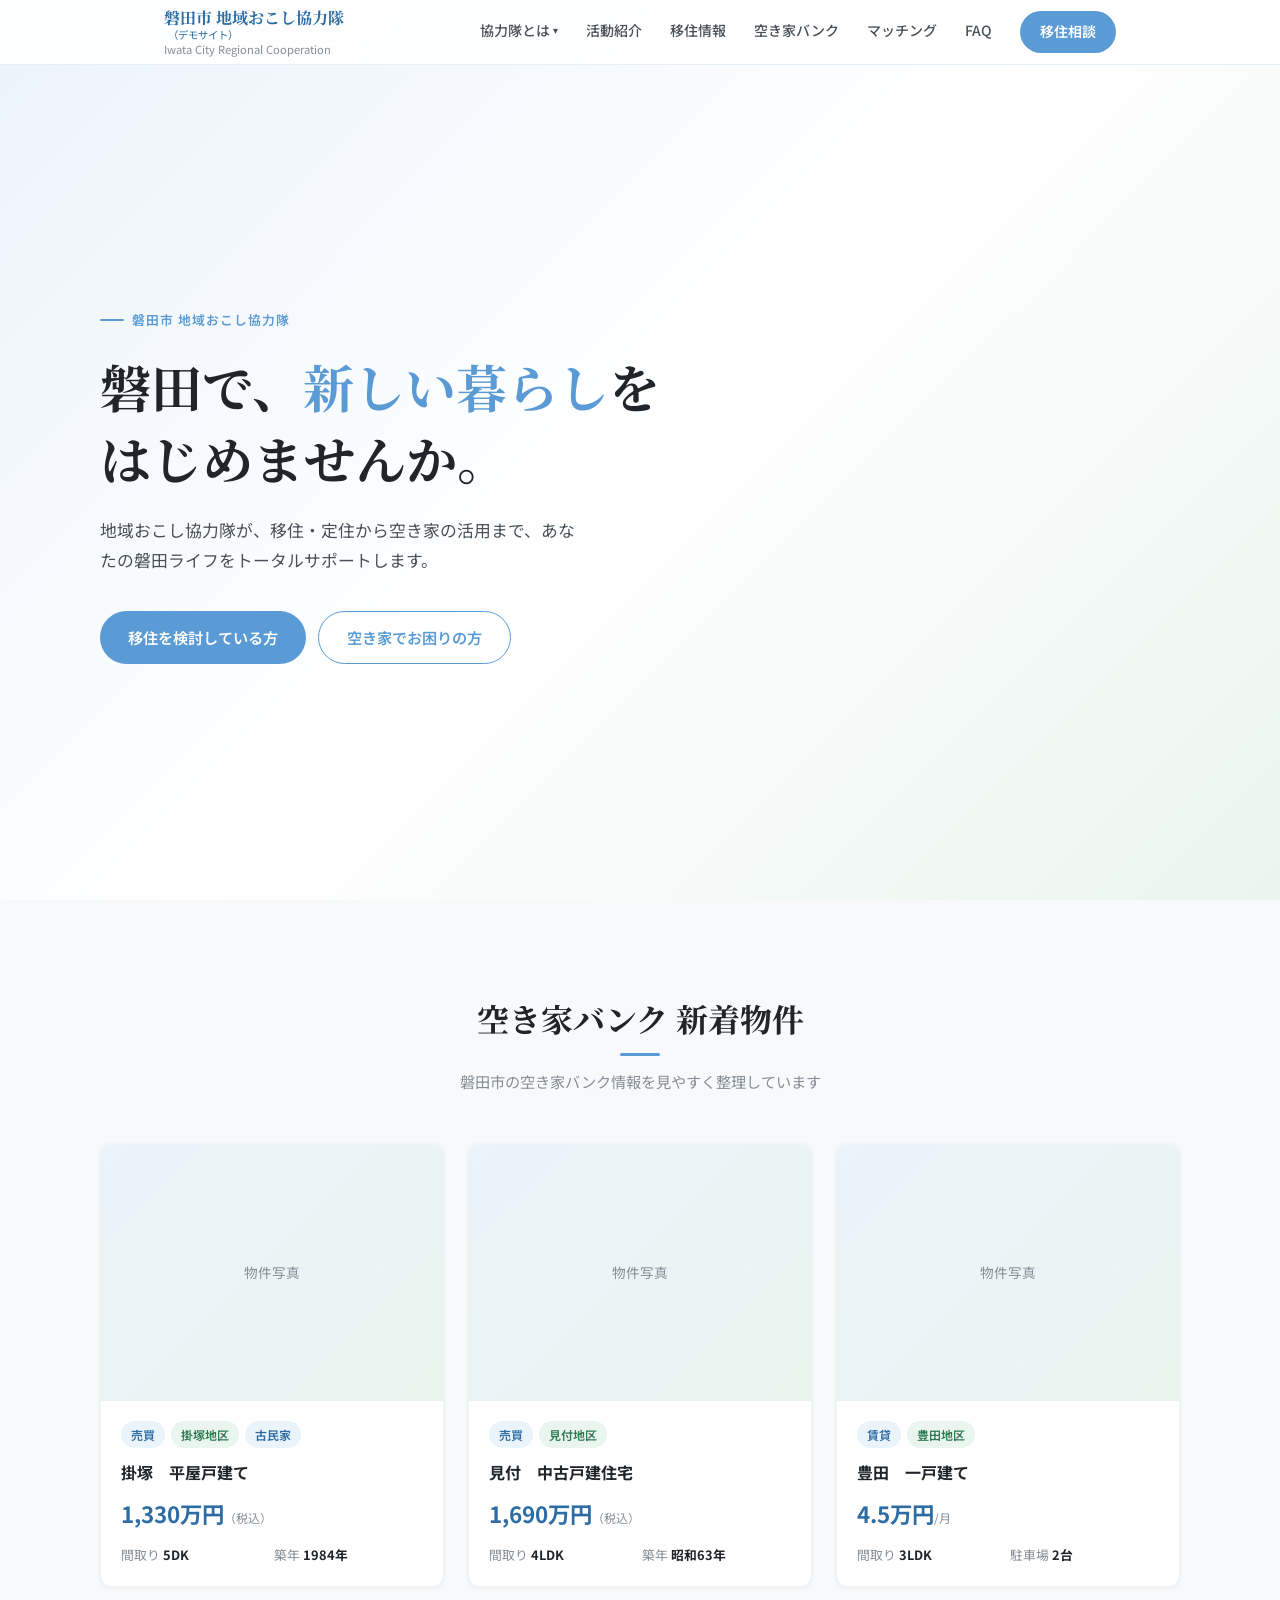
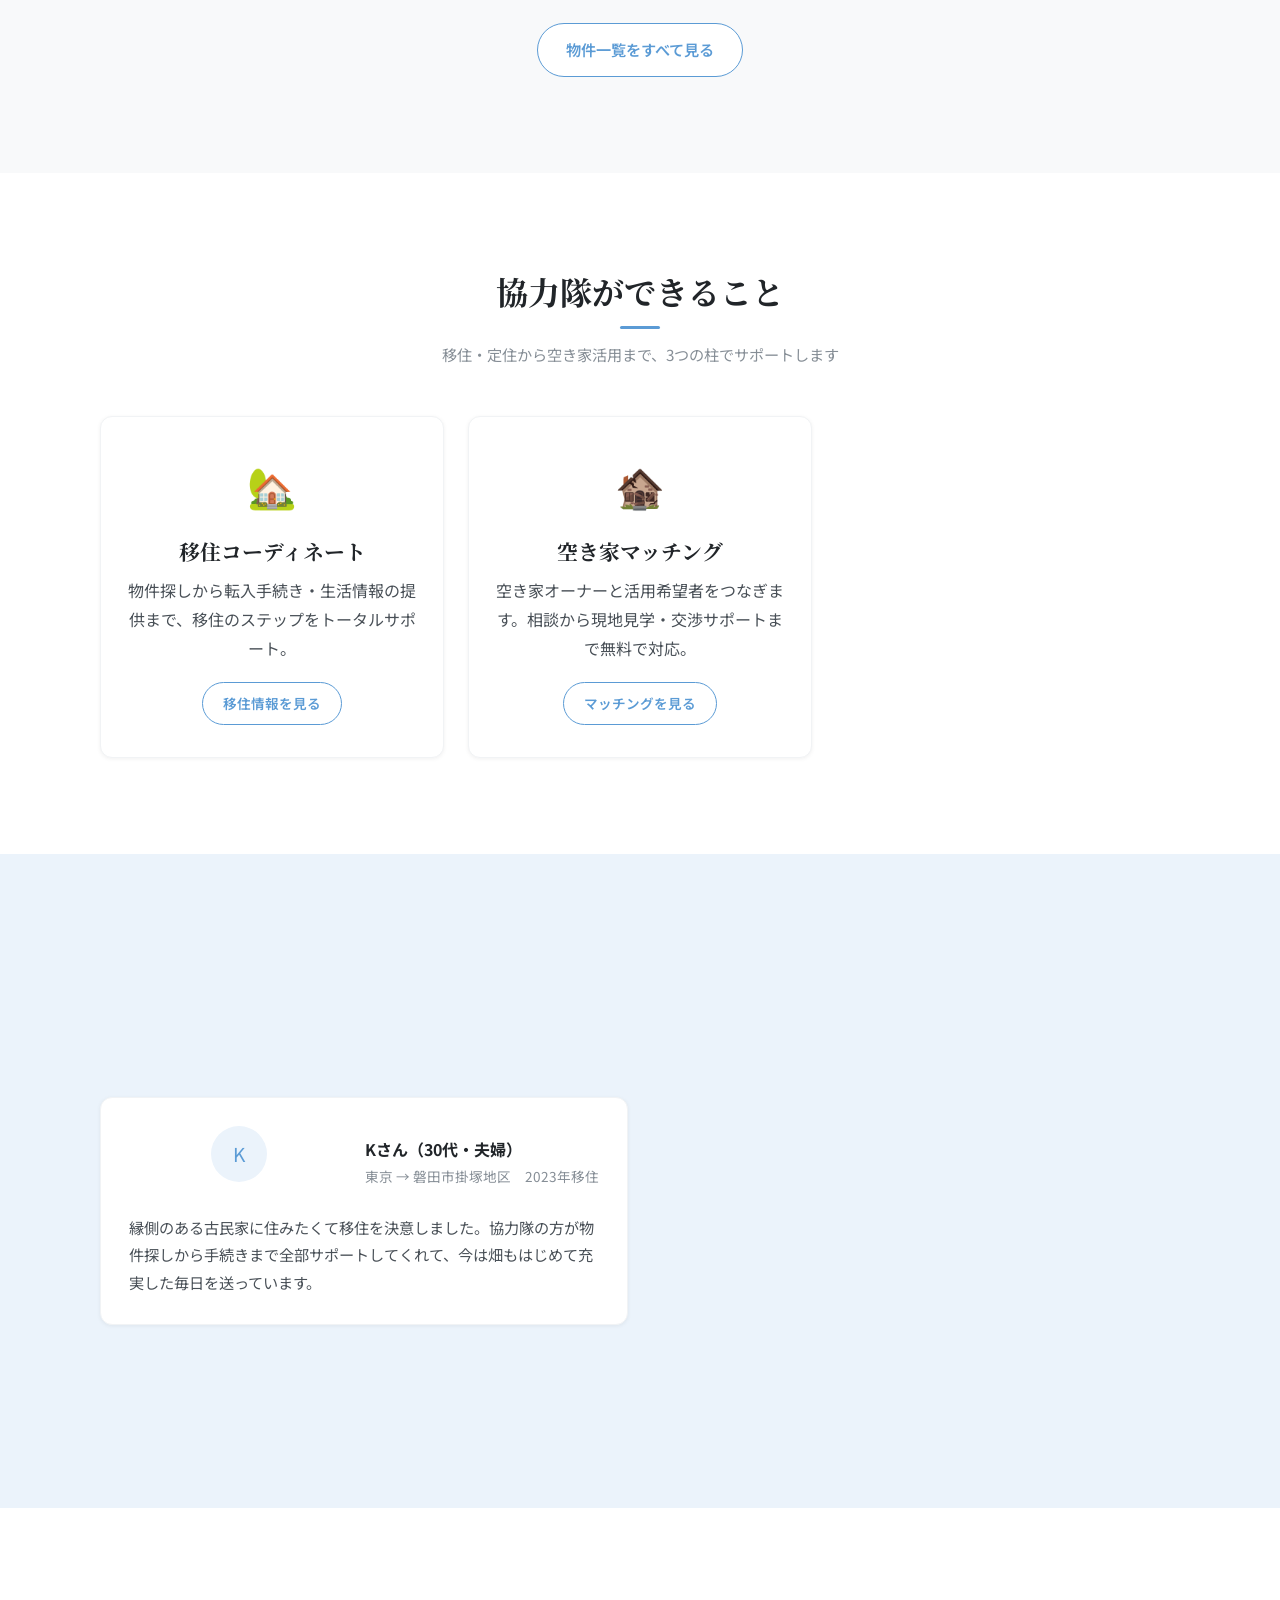
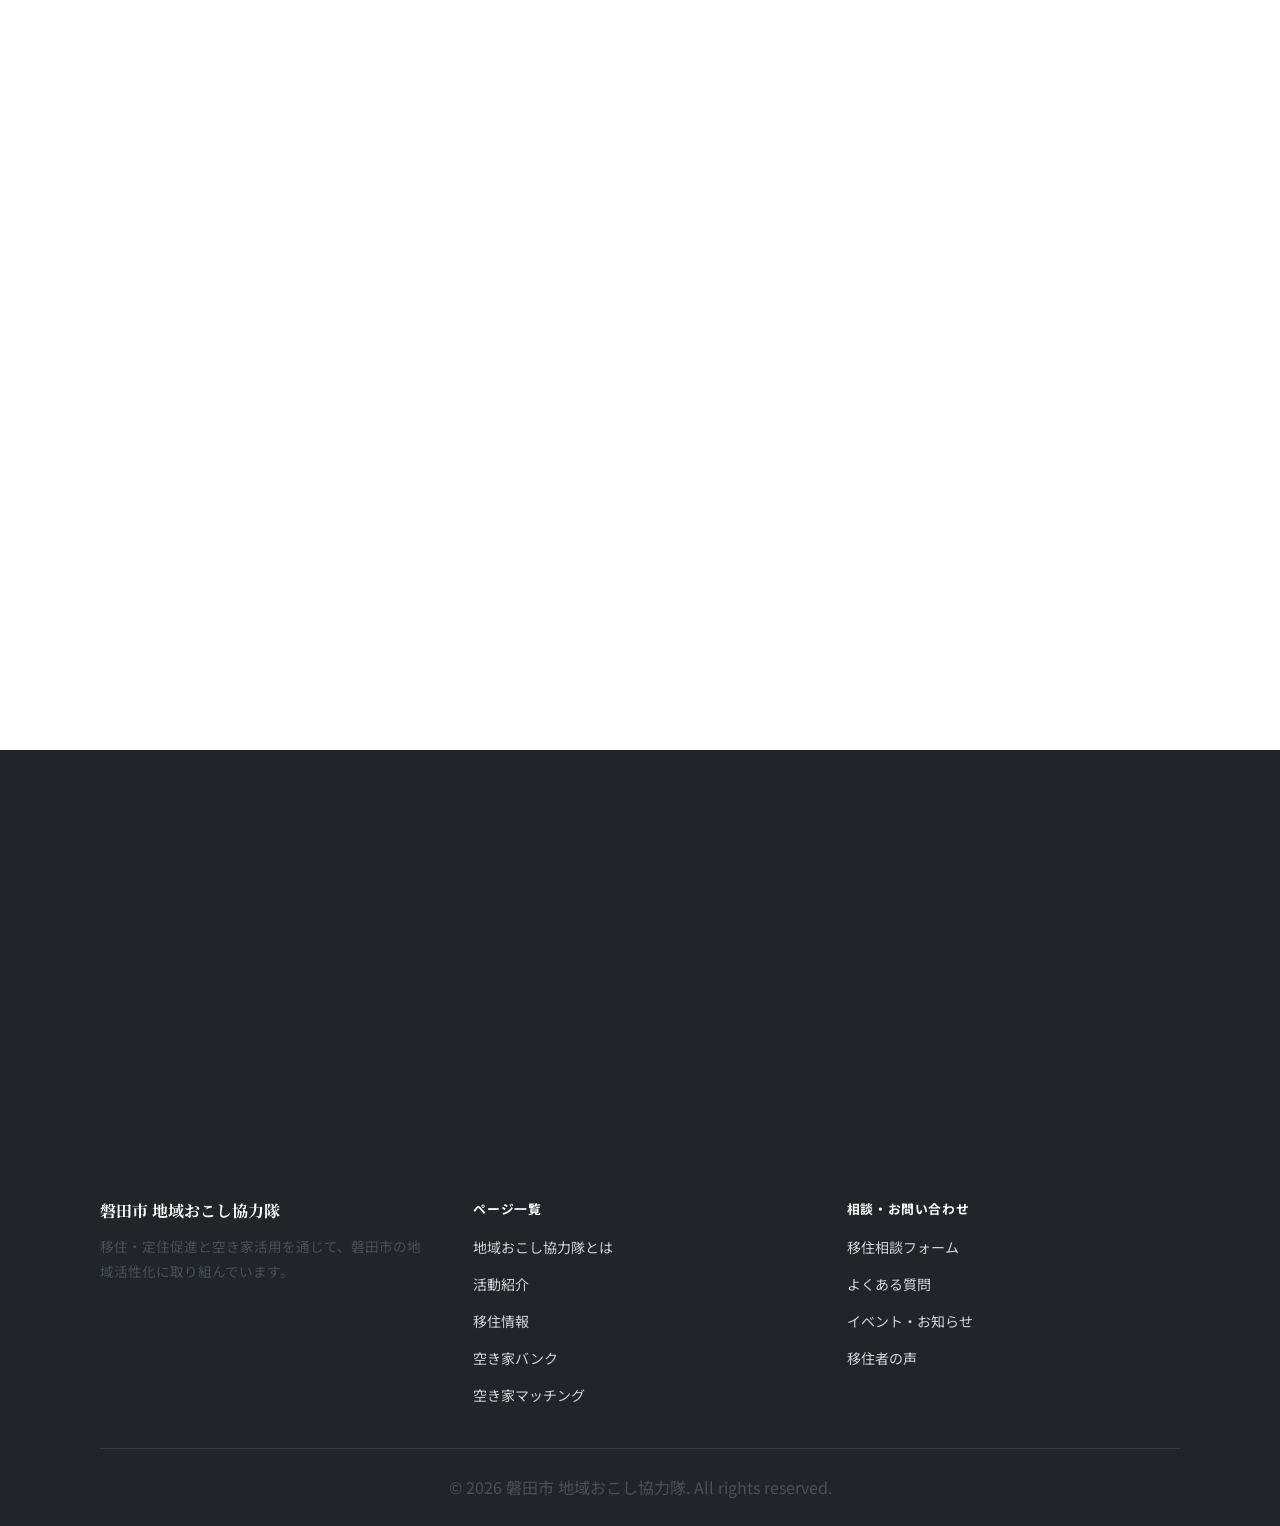
<file: index.html>
<!DOCTYPE html>
<html lang="ja">
<head>
  <meta charset="UTF-8">
  <meta name="viewport" content="width=device-width, initial-scale=1.0">
  <title>磐田市 地域おこし協力隊</title>
  <meta name="description" content="磐田市の地域おこし協力隊が移住・空き家活用をサポートします。移住相談・空き家バンク・マッチングのご相談はこちら。">
  <link rel="preconnect" href="https://fonts.googleapis.com">
  <link rel="preconnect" href="https://fonts.gstatic.com" crossorigin>
  <link href="https://fonts.googleapis.com/css2?family=Noto+Sans+JP:wght@400;500;700&family=Noto+Serif+JP:wght@400;700&display=swap" rel="stylesheet">
  <link rel="stylesheet" href="style.css">
</head>
<body>

  <!-- ヘッダー -->
  <header class="site-header" id="header">
    <div class="header-inner">
      <a href="index.html" class="site-logo">
        磐田市 地域おこし協力隊<span class="demo-badge">（デモサイト）</span>
        <span>Iwata City Regional Cooperation</span>
      </a>
      <nav class="nav-links">
        <div class="nav-dropdown">
          <a href="about.html" class="nav-dropdown-toggle">協力隊とは <span class="nav-caret">▾</span></a>
          <div class="nav-dropdown-menu">
            <a href="about.html">制度の説明</a>
            <a href="activities.html">活動紹介</a>
            <a href="office.html">協力隊拠点</a>
          </div>
        </div>
        <a href="activities.html">活動紹介</a>
        <a href="iju.html">移住情報</a>
        <a href="akiya-bank.html">空き家バンク</a>
        <a href="akiya-matching.html">マッチング</a>
        <a href="faq.html">FAQ</a>
        <a href="consult.html" class="nav-cta">移住相談</a>
      </nav>
      <button class="hamburger" id="hamburger" aria-label="メニューを開く">
        <span></span><span></span><span></span>
      </button>
    </div>
  </header>

  <!-- モバイルナビ -->
  <nav class="mobile-nav" id="mobileNav">
    <div class="mobile-sub-group">
      <button class="mobile-sub-toggle" id="mobileSubToggle" aria-expanded="false">協力隊とは <span class="mobile-sub-caret">▾</span></button>
      <div class="mobile-sub-menu" id="mobileSubMenu">
        <a href="about.html">制度の説明</a>
        <a href="activities.html">活動紹介</a>
        <a href="office.html">協力隊拠点</a>
      </div>
    </div>
    <a href="activities.html">活動紹介</a>
    <a href="iju.html">移住情報</a>
    <a href="akiya-bank.html">空き家バンク</a>
    <a href="akiya-matching.html">マッチング</a>
    <a href="faq.html">FAQ</a>
    <a href="consult.html" class="nav-cta">移住相談はこちら</a>
  </nav>

  <main>

    <!-- ヒーローセクション -->
    <section class="hero">
      <div class="hero-bg"></div>
      <div class="container hero-content">
        <div class="hero-eyebrow">磐田市 地域おこし協力隊</div>
        <h1 class="hero-title fade-up">
          磐田で、<em>新しい暮らし</em>を<br>はじめませんか。
        </h1>
        <p class="hero-desc fade-up">
          地域おこし協力隊が、移住・定住から空き家の活用まで、あなたの磐田ライフをトータルサポートします。
        </p>
        <div class="hero-btns fade-up">
          <a href="consult.html" class="btn btn-primary">移住を検討している方</a>
          <a href="akiya-matching.html" class="btn btn-secondary">空き家でお困りの方</a>
        </div>
      </div>
    </section>

    <!-- 空き家バンク新着物件 -->
    <section class="section" style="background: var(--gray-50);">
      <div class="container">
        <h2 class="section-title fade-up">空き家バンク 新着物件</h2>
        <p class="section-sub fade-up">磐田市の空き家バンク情報を見やすく整理しています</p>
        <div class="grid-3">

          <div class="card prop-card fade-up" onclick="location.href='akiya-bank.html'">
            <div class="card-img-placeholder">物件写真</div>
            <div class="card-body">
              <div class="prop-tags">
                <span class="tag">売買</span>
                <span class="tag-green tag">掛塚地区</span>
                <span class="tag">古民家</span>
              </div>
              <div class="prop-title">掛塚　平屋戸建て</div>
              <div class="prop-price">1,330万円<small>（税込）</small></div>
              <div class="prop-specs">
                <div class="prop-spec">間取り <strong>5DK</strong></div>
                <div class="prop-spec">築年 <strong>1984年</strong></div>
              </div>
            </div>
          </div>

          <div class="card prop-card fade-up" onclick="location.href='akiya-bank.html'">
            <div class="card-img-placeholder">物件写真</div>
            <div class="card-body">
              <div class="prop-tags">
                <span class="tag">売買</span>
                <span class="tag-green tag">見付地区</span>
              </div>
              <div class="prop-title">見付　中古戸建住宅</div>
              <div class="prop-price">1,690万円<small>（税込）</small></div>
              <div class="prop-specs">
                <div class="prop-spec">間取り <strong>4LDK</strong></div>
                <div class="prop-spec">築年 <strong>昭和63年</strong></div>
              </div>
            </div>
          </div>

          <div class="card prop-card fade-up" onclick="location.href='akiya-bank.html'">
            <div class="card-img-placeholder">物件写真</div>
            <div class="card-body">
              <div class="prop-tags">
                <span class="tag">賃貸</span>
                <span class="tag-green tag">豊田地区</span>
              </div>
              <div class="prop-title">豊田　一戸建て</div>
              <div class="prop-price">4.5万円<small>/月</small></div>
              <div class="prop-specs">
                <div class="prop-spec">間取り <strong>3LDK</strong></div>
                <div class="prop-spec">駐車場 <strong>2台</strong></div>
              </div>
            </div>
          </div>

        </div>
        <div style="text-align:center; margin-top:36px;">
          <a href="akiya-bank.html" class="btn btn-secondary fade-up">物件一覧をすべて見る</a>
        </div>
      </div>
    </section>

    <!-- 協力隊ができること -->
    <section class="section">
      <div class="container">
        <h2 class="section-title fade-up">協力隊ができること</h2>
        <p class="section-sub fade-up">移住・定住から空き家活用まで、3つの柱でサポートします</p>
        <div class="grid-3">

          <div class="card fade-up">
            <div class="card-body" style="padding: 32px 24px; text-align: center;">
              <div style="font-size:2.5rem; margin-bottom:16px;">🏡</div>
              <h3 style="margin-bottom:10px;">移住コーディネート</h3>
              <p>物件探しから転入手続き・生活情報の提供まで、移住のステップをトータルサポート。</p>
              <div style="margin-top:20px;">
                <a href="iju.html" class="btn btn-secondary" style="padding:8px 20px; font-size:.85rem;">移住情報を見る</a>
              </div>
            </div>
          </div>

          <div class="card fade-up">
            <div class="card-body" style="padding: 32px 24px; text-align: center;">
              <div style="font-size:2.5rem; margin-bottom:16px;">🏚️</div>
              <h3 style="margin-bottom:10px;">空き家マッチング</h3>
              <p>空き家オーナーと活用希望者をつなぎます。相談から現地見学・交渉サポートまで無料で対応。</p>
              <div style="margin-top:20px;">
                <a href="akiya-matching.html" class="btn btn-secondary" style="padding:8px 20px; font-size:.85rem;">マッチングを見る</a>
              </div>
            </div>
          </div>

          <div class="card fade-up">
            <div class="card-body" style="padding: 32px 24px; text-align: center;">
              <div style="font-size:2.5rem; margin-bottom:16px;">🌱</div>
              <h3 style="margin-bottom:10px;">地域づくり活動</h3>
              <p>イベント企画・ワークショップ・地域の魅力発信など、まちを元気にする活動を展開中。</p>
              <div style="margin-top:20px;">
                <a href="events.html" class="btn btn-secondary" style="padding:8px 20px; font-size:.85rem;">イベントを見る</a>
              </div>
            </div>
          </div>

        </div>
      </div>
    </section>

    <!-- 移住者の声 -->
    <section class="section" style="background: var(--blue-light);">
      <div class="container">
        <h2 class="section-title fade-up">移住者の声</h2>
        <p class="section-sub fade-up">実際に磐田市に移住した方のリアルな声</p>
        <div class="grid-2">

          <div class="card fade-up">
            <div class="card-body" style="padding: 28px;">
              <div style="display:flex; gap:16px; align-items:center; margin-bottom:16px;">
                <div class="member-avatar-placeholder" style="width:56px;height:56px;font-size:1.2rem;flex-shrink:0;">K</div>
                <div>
                  <div style="font-weight:700;">Kさん（30代・夫婦）</div>
                  <div style="font-size:.85rem; color:var(--gray-500);">東京 → 磐田市掛塚地区　2023年移住</div>
                </div>
              </div>
              <p style="font-size:.95rem; line-height:1.8;">縁側のある古民家に住みたくて移住を決意しました。協力隊の方が物件探しから手続きまで全部サポートしてくれて、今は畑もはじめて充実した毎日を送っています。</p>
            </div>
          </div>

          <div class="card fade-up">
            <div class="card-body" style="padding: 28px;">
              <div style="display:flex; gap:16px; align-items:center; margin-bottom:16px;">
                <div class="member-avatar-placeholder" style="width:56px;height:56px;font-size:1.2rem;flex-shrink:0;">T</div>
                <div>
                  <div style="font-weight:700;">Tさん（40代・家族3人）</div>
                  <div style="font-size:.85rem; color:var(--gray-500);">名古屋 → 磐田市　2024年移住</div>
                </div>
              </div>
              <p style="font-size:.95rem; line-height:1.8;">子どもの学校環境を重視して選びました。自然が多くて子育てしやすく、近所の方もとても温かい。東名を使えば名古屋まで1時間半なので、週末に戻ることもできます。</p>
            </div>
          </div>

        </div>
        <div style="text-align:center; margin-top:36px;">
          <a href="voices.html" class="btn btn-primary fade-up">移住者の声をもっと見る</a>
        </div>
      </div>
    </section>

    <!-- お知らせ・イベント -->
    <section class="section">
      <div class="container">
        <h2 class="section-title fade-up">お知らせ・イベント</h2>
        <p class="section-sub fade-up">協力隊からの最新情報</p>
        <div style="max-width:720px; margin:0 auto;">

          <div class="card fade-up" style="margin-bottom:12px;">
            <div class="card-body" style="display:flex; gap:16px; align-items:center;">
              <div style="flex-shrink:0; text-align:center;">
                <div style="font-size:.75rem; color:var(--gray-500);">2026</div>
                <div style="font-size:1.5rem; font-weight:700; color:var(--blue);">06.15</div>
              </div>
              <div>
                <span class="tag" style="margin-bottom:6px; display:inline-block;">イベント</span>
                <div style="font-weight:700;">移住相談会　6月開催</div>
                <div style="font-size:.85rem; color:var(--gray-500);">磐田市役所 多目的ホール｜事前予約制</div>
              </div>
            </div>
          </div>

          <div class="card fade-up" style="margin-bottom:12px;">
            <div class="card-body" style="display:flex; gap:16px; align-items:center;">
              <div style="flex-shrink:0; text-align:center;">
                <div style="font-size:.75rem; color:var(--gray-500);">2026</div>
                <div style="font-size:1.5rem; font-weight:700; color:var(--blue);">05.30</div>
              </div>
              <div>
                <span class="tag-green tag" style="margin-bottom:6px; display:inline-block;">お知らせ</span>
                <div style="font-weight:700;">空き家バンクに新着物件が追加されました</div>
                <div style="font-size:.85rem; color:var(--gray-500);">掛塚地区・古民家 5DK</div>
              </div>
            </div>
          </div>

          <div class="card fade-up">
            <div class="card-body" style="display:flex; gap:16px; align-items:center;">
              <div style="flex-shrink:0; text-align:center;">
                <div style="font-size:.75rem; color:var(--gray-500);">2026</div>
                <div style="font-size:1.5rem; font-weight:700; color:var(--blue);">05.20</div>
              </div>
              <div>
                <span class="tag-gray tag" style="margin-bottom:6px; display:inline-block;">メディア</span>
                <div style="font-weight:700;">静岡新聞に協力隊の活動が掲載されました</div>
                <div style="font-size:.85rem; color:var(--gray-500);">2026年5月20日付 朝刊</div>
              </div>
            </div>
          </div>

        </div>
        <div style="text-align:center; margin-top:32px;">
          <a href="events.html" class="btn btn-secondary fade-up">お知らせをすべて見る</a>
        </div>
      </div>
    </section>

    <!-- 相談CTA -->
    <section class="section" style="background: var(--gray-900); color: var(--white);">
      <div class="container" style="text-align:center;">
        <h2 class="fade-up" style="color:var(--white); margin-bottom:16px;">まずは気軽にご相談ください</h2>
        <p class="fade-up" style="color:var(--gray-300); max-width:480px; margin:0 auto 36px;">移住コーディネーターが丁寧にご対応します。お問い合わせはすべて無料です。</p>
        <div style="display:flex; gap:16px; justify-content:center; flex-wrap:wrap;" class="fade-up">
          <a href="consult.html" class="btn btn-primary">移住相談フォームへ</a>
          <a href="akiya-matching.html" class="btn" style="background:transparent; color:var(--white); border:1.5px solid rgba(255,255,255,.4);">空き家マッチング</a>
        </div>
      </div>
    </section>

  </main>

  <!-- フッター -->
  <footer class="site-footer">
    <div class="container">
      <div class="footer-inner">
        <div>
          <div class="footer-logo">磐田市 地域おこし協力隊</div>
          <p class="footer-desc">移住・定住促進と空き家活用を通じて、磐田市の地域活性化に取り組んでいます。</p>
        </div>
        <div>
          <div class="footer-heading">ページ一覧</div>
          <ul class="footer-links">
            <li><a href="about.html">地域おこし協力隊とは</a></li>
            <li><a href="activities.html">活動紹介</a></li>
            <li><a href="iju.html">移住情報</a></li>
            <li><a href="akiya-bank.html">空き家バンク</a></li>
            <li><a href="akiya-matching.html">空き家マッチング</a></li>
          </ul>
        </div>
        <div>
          <div class="footer-heading">相談・お問い合わせ</div>
          <ul class="footer-links">
            <li><a href="consult.html">移住相談フォーム</a></li>
            <li><a href="faq.html">よくある質問</a></li>
            <li><a href="events.html">イベント・お知らせ</a></li>
            <li><a href="voices.html">移住者の声</a></li>
          </ul>
        </div>
      </div>
      <div class="footer-bottom">
        <p>© 2026 磐田市 地域おこし協力隊. All rights reserved.</p>
      </div>
    </div>
  </footer>

  <script>
    // スクロールでヘッダーに影
    const header = document.getElementById('header');
    window.addEventListener('scroll', () => {
      header.classList.toggle('scrolled', window.scrollY > 10);
    });

    // ハンバーガーメニュー
    const hamburger = document.getElementById('hamburger');
    const mobileNav = document.getElementById('mobileNav');
    const mobileSubToggle = document.getElementById('mobileSubToggle');
    const mobileSubMenu = document.getElementById('mobileSubMenu');
    hamburger.addEventListener('click', () => {
      hamburger.classList.toggle('open');
      mobileNav.classList.toggle('open');
      if (!mobileNav.classList.contains('open')) {
        mobileSubToggle.setAttribute('aria-expanded', 'false');
        mobileSubMenu.classList.remove('open');
      }
    });
    mobileSubToggle.addEventListener('click', () => {
      const expanded = mobileSubToggle.getAttribute('aria-expanded') === 'true';
      mobileSubToggle.setAttribute('aria-expanded', String(!expanded));
      mobileSubMenu.classList.toggle('open');
    });
    mobileNav.querySelectorAll('a').forEach(a => {
      a.addEventListener('click', () => {
        hamburger.classList.remove('open');
        mobileNav.classList.remove('open');
        mobileSubToggle.setAttribute('aria-expanded', 'false');
        mobileSubMenu.classList.remove('open');
      });
    });

    // スクロールアニメーション
    const observer = new IntersectionObserver((entries) => {
      entries.forEach((entry, i) => {
        if (entry.isIntersecting) {
          setTimeout(() => entry.target.classList.add('visible'), i * 80);
        }
      });
    }, { threshold: 0.1 });
    document.querySelectorAll('.fade-up').forEach(el => observer.observe(el));
  </script>

</body>
</html>
</file>
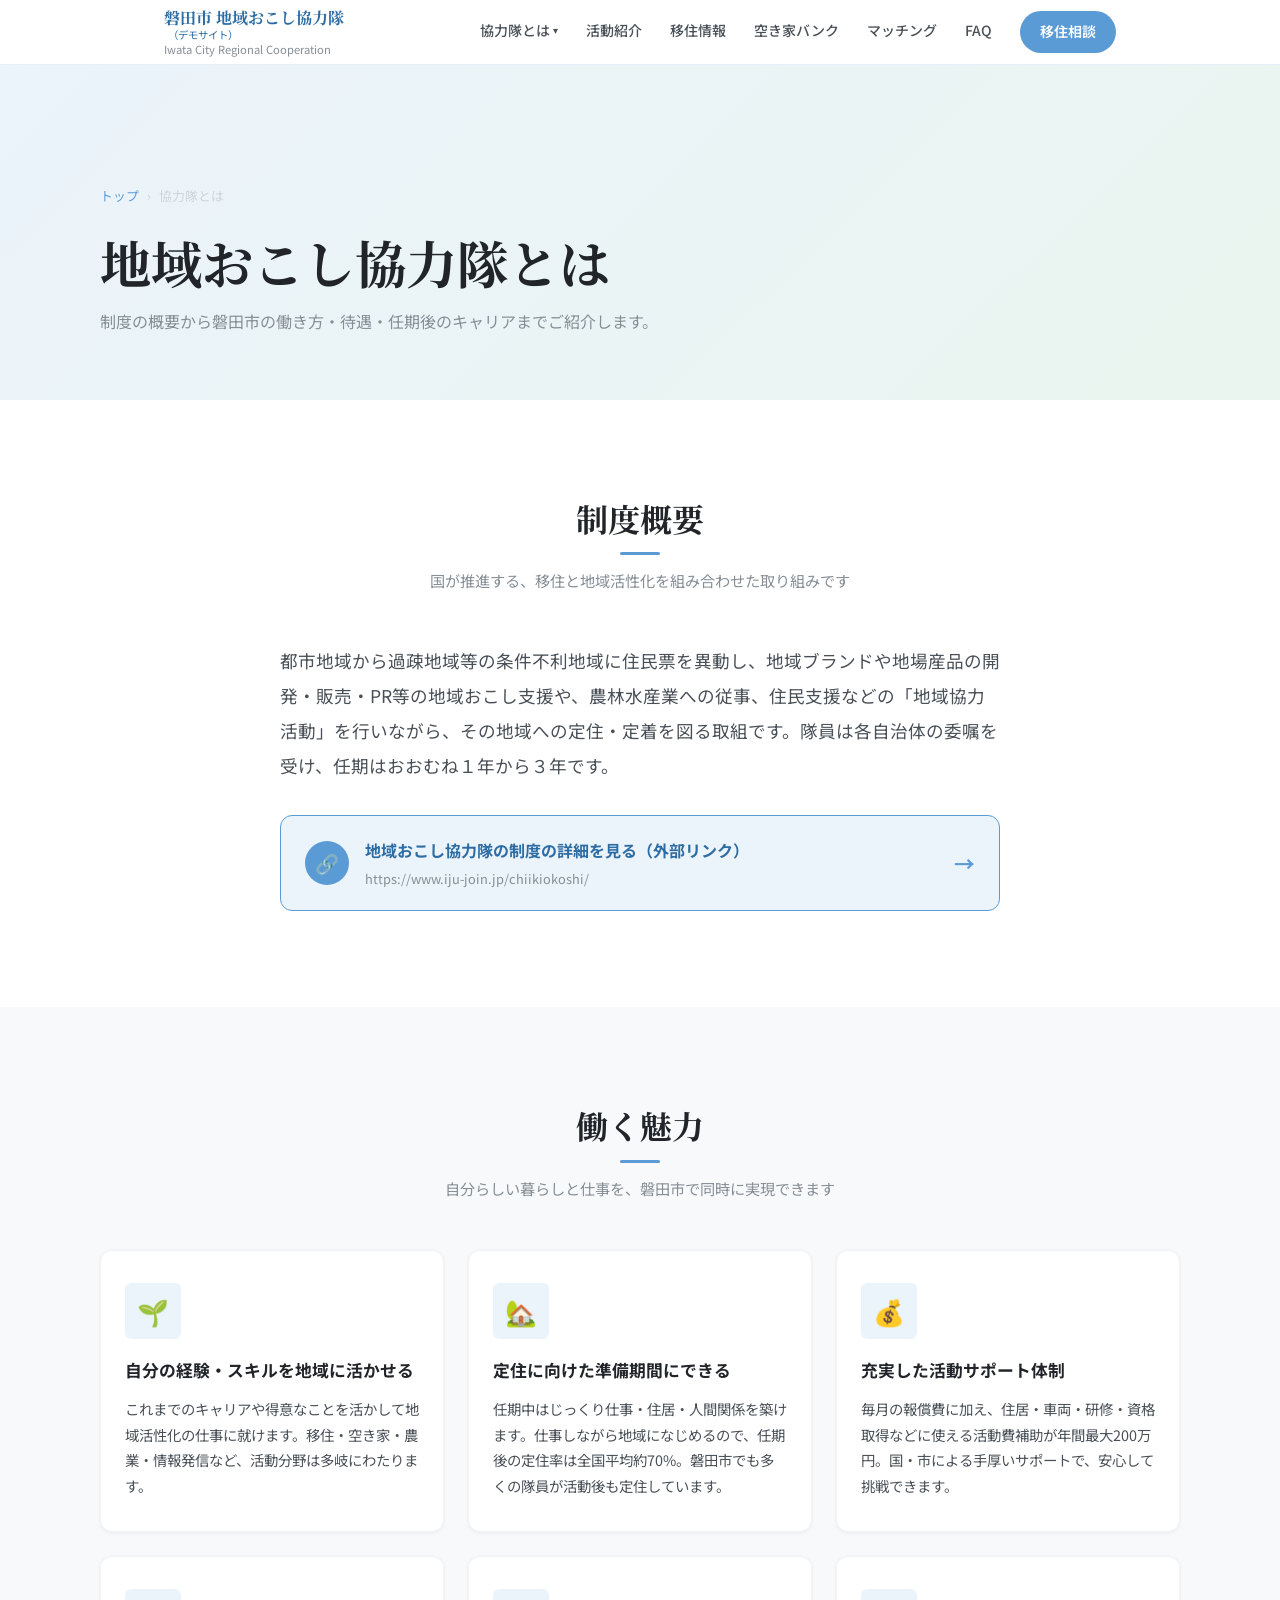
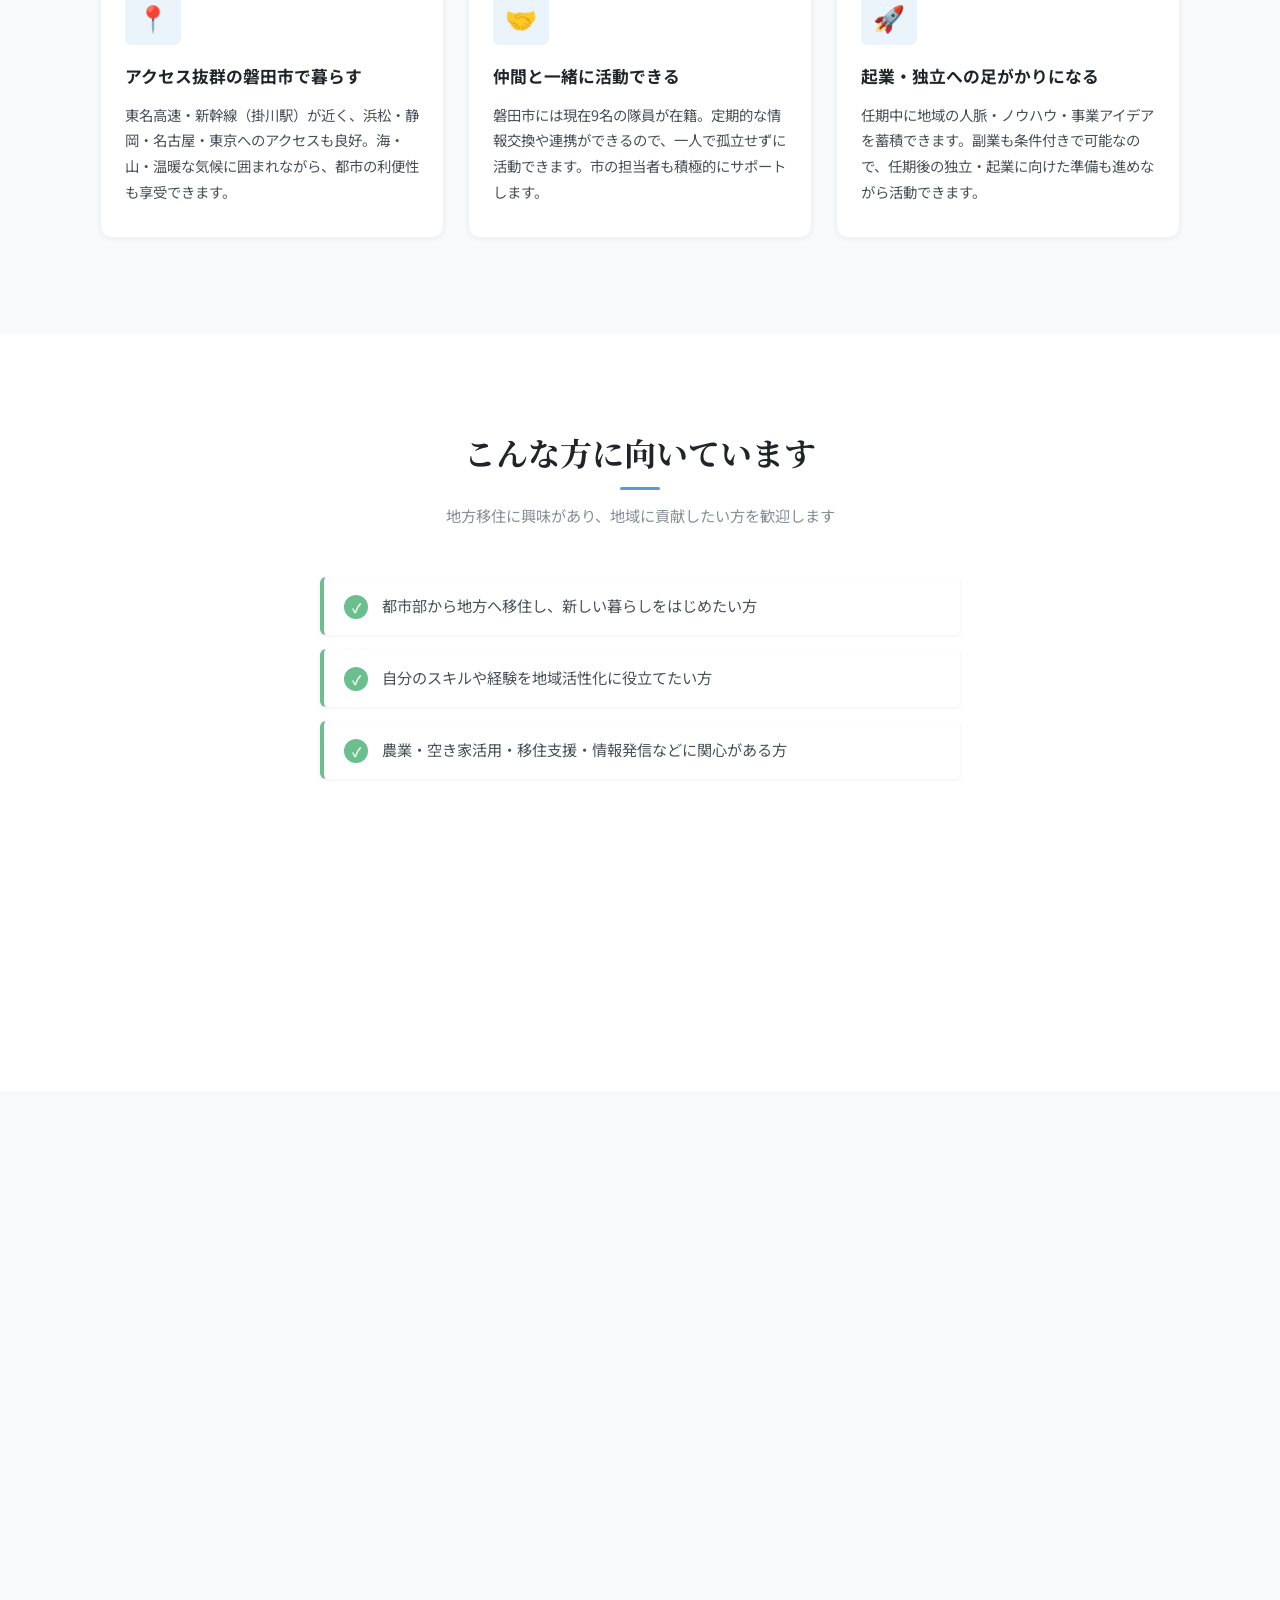
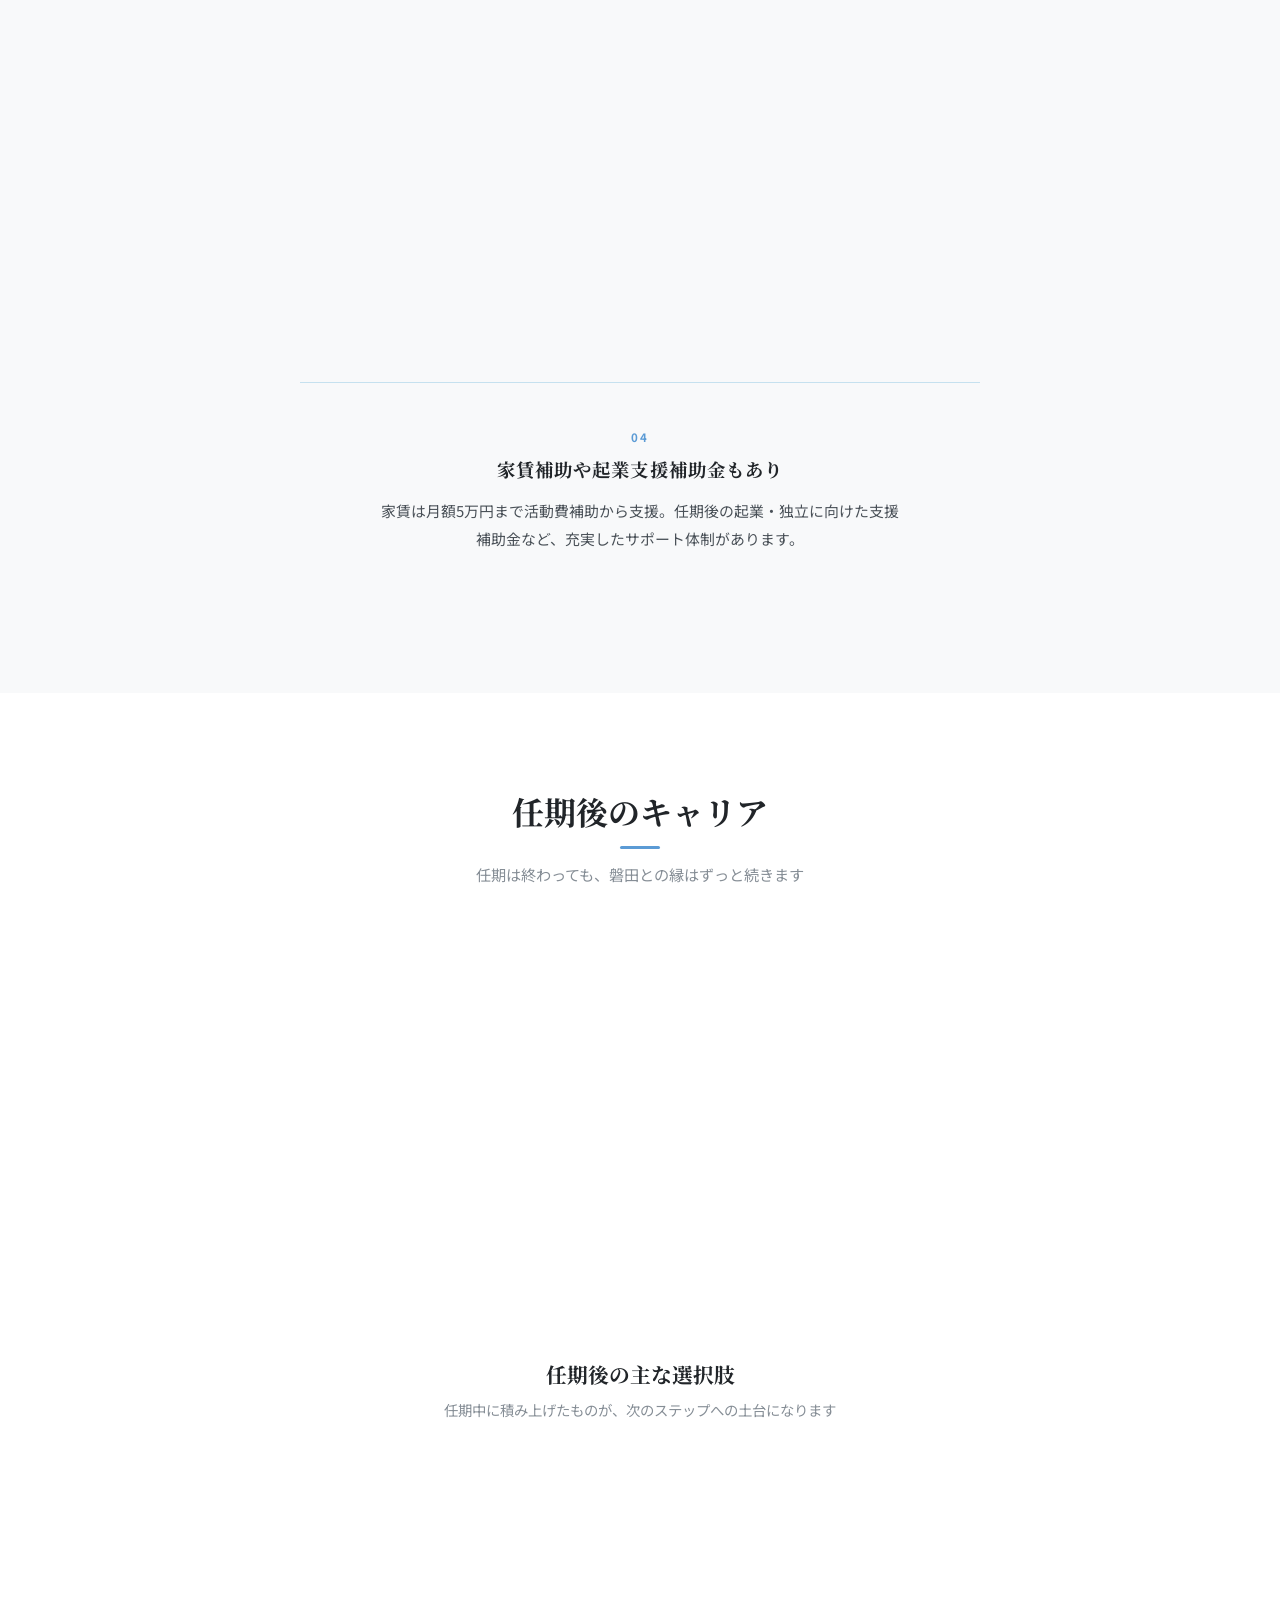
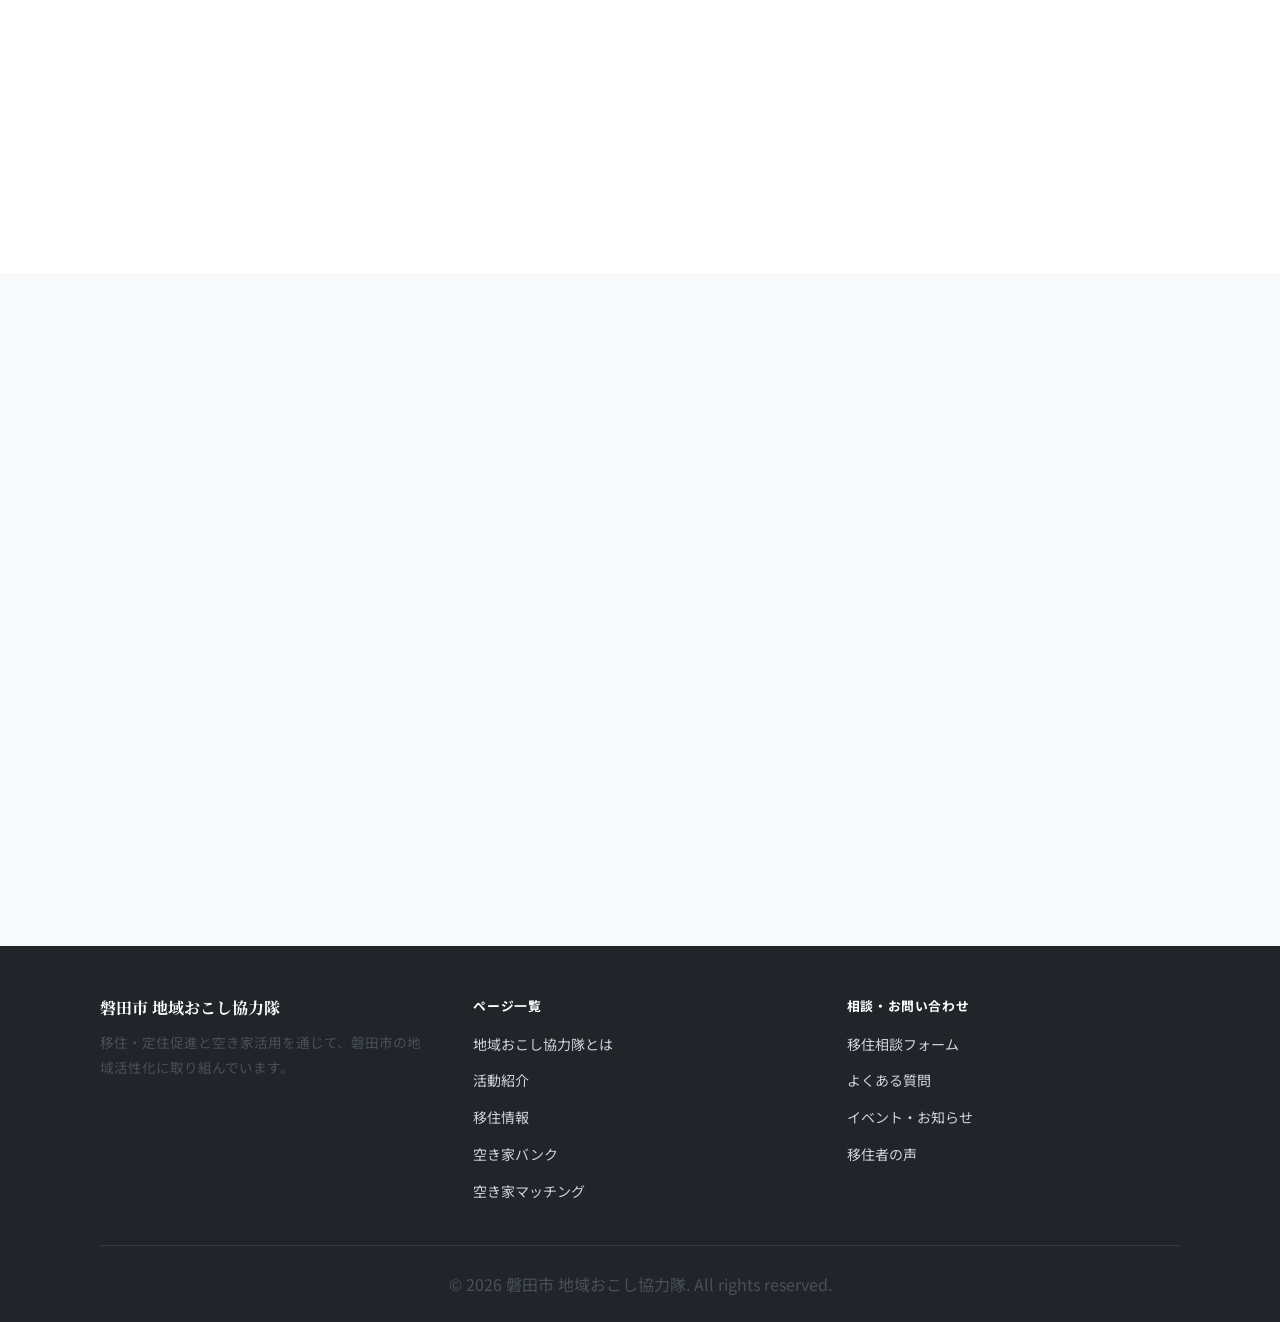
<file: about.html>
<!DOCTYPE html>
<html lang="ja">
<head>
  <meta charset="UTF-8">
  <meta name="viewport" content="width=device-width, initial-scale=1.0">
  <title>協力隊とは｜磐田市 地域おこし協力隊</title>
  <meta name="description" content="地域おこし協力隊の制度概要と、磐田市での働き方・待遇・任期後のキャリアをご紹介します。">
  <link rel="preconnect" href="https://fonts.googleapis.com">
  <link rel="preconnect" href="https://fonts.gstatic.com" crossorigin>
  <link href="https://fonts.googleapis.com/css2?family=Noto+Sans+JP:wght@400;500;700&family=Noto+Serif+JP:wght@400;700&display=swap" rel="stylesheet">
  <link rel="stylesheet" href="style.css">
  <style>
    /* ===== ABOUT PAGE STYLES ===== */
    .about-lead {
      font-size: clamp(1rem, 1.8vw, 1.1rem);
      line-height: 2;
      color: var(--gray-700);
    }

    /* 外部リンクボックス */
    .external-link-box {
      display: flex;
      align-items: center;
      gap: 16px;
      background: var(--blue-light);
      border: 1.5px solid var(--blue);
      border-radius: var(--radius-md);
      padding: 20px 24px;
      margin-top: 32px;
      transition: box-shadow var(--transition);
      text-decoration: none;
    }
    .external-link-box:hover { box-shadow: var(--shadow-md); }
    .ext-icon {
      width: 44px; height: 44px;
      background: var(--blue);
      border-radius: 50%;
      display: flex; align-items: center; justify-content: center;
      flex-shrink: 0;
      font-size: 1.2rem;
    }
    .ext-text { flex: 1; }
    .ext-title { font-weight: 700; color: var(--blue-dark); font-size: 1rem; margin-bottom: 2px; }
    .ext-url { font-size: .8rem; color: var(--gray-500); }
    .ext-arrow { color: var(--blue); font-size: 1.3rem; flex-shrink: 0; font-weight: 700; }

    /* 魅力カード */
    .appeal-card {
      background: var(--white);
      border-radius: var(--radius-md);
      border: 1px solid var(--gray-100);
      box-shadow: var(--shadow-sm);
      padding: 32px 24px;
      transition: transform var(--transition), box-shadow var(--transition);
    }
    .appeal-card:hover { transform: translateY(-4px); box-shadow: var(--shadow-lg); }
    .appeal-icon {
      width: 56px; height: 56px;
      border-radius: var(--radius-sm);
      background: var(--blue-light);
      display: flex; align-items: center; justify-content: center;
      font-size: 1.6rem;
      margin-bottom: 16px;
    }
    .appeal-title { font-size: 1.05rem; font-weight: 700; margin-bottom: 10px; color: var(--gray-900); }
    .appeal-desc { font-size: .9rem; color: var(--gray-700); line-height: 1.8; }

    /* 向いている人 */
    .fit-list { display: flex; flex-direction: column; gap: 14px; max-width: 640px; margin: 0 auto; }
    .fit-item {
      display: flex;
      align-items: flex-start;
      gap: 14px;
      background: var(--white);
      border-radius: var(--radius-sm);
      padding: 16px 20px;
      border-left: 4px solid var(--green);
      box-shadow: var(--shadow-sm);
    }
    .fit-check {
      width: 24px; height: 24px;
      border-radius: 50%;
      background: var(--green);
      color: var(--white);
      display: flex; align-items: center; justify-content: center;
      font-size: .8rem;
      font-weight: 700;
      flex-shrink: 0;
      margin-top: 2px;
    }
    .fit-text { font-size: .95rem; color: var(--gray-700); line-height: 1.7; }

    /* 働き方リスト（室戸スタイル） */
    .works-list {
      counter-reset: works-count;
      max-width: 680px;
      margin: 0 auto;
    }
    .works-list-sec {
      counter-increment: works-count;
      padding: 44px 0;
      text-align: center;
    }
    .works-list-sec + .works-list-sec {
      border-top: 1px solid rgba(83, 168, 213, .3);
    }
    .works-list-num {
      display: block;
      font-size: .72rem;
      letter-spacing: .18em;
      color: var(--blue);
      margin-bottom: 10px;
      font-weight: 700;
    }
    .works-list-num::before {
      content: counter(works-count, decimal-leading-zero);
    }
    .works-list-head {
      font-size: 1.15rem;
      font-weight: 700;
      letter-spacing: .06em;
      color: var(--gray-900);
      margin-bottom: 14px;
    }
    .works-list-body {
      font-size: .93rem;
      color: var(--gray-700);
      line-height: 1.9;
      max-width: 520px;
      margin: 0 auto;
    }

    /* キャリア */
    .career-flow {
      display: flex;
      gap: 0;
      align-items: stretch;
      margin-bottom: 40px;
    }
    .career-step {
      flex: 1;
      background: var(--white);
      border: 1px solid var(--gray-100);
      border-radius: var(--radius-md);
      padding: 24px 20px;
      text-align: center;
      box-shadow: var(--shadow-sm);
      position: relative;
    }
    .career-step + .career-step { margin-left: -1px; }
    .career-step:first-child { border-radius: var(--radius-md) 0 0 var(--radius-md); }
    .career-step:last-child  { border-radius: 0 var(--radius-md) var(--radius-md) 0; }
    .career-arrow {
      display: flex; align-items: center; justify-content: center;
      color: var(--blue);
      font-size: 1.4rem;
      font-weight: 700;
      padding: 0 8px;
      flex-shrink: 0;
    }
    .career-num {
      display: inline-block;
      width: 28px; height: 28px;
      border-radius: 50%;
      background: var(--blue);
      color: var(--white);
      font-size: .8rem;
      font-weight: 700;
      line-height: 28px;
      margin-bottom: 10px;
    }
    .career-title { font-size: .95rem; font-weight: 700; margin-bottom: 8px; color: var(--gray-900); }
    .career-desc  { font-size: .82rem; color: var(--gray-500); line-height: 1.6; }

    .career-after-grid {
      display: grid;
      grid-template-columns: repeat(3, 1fr);
      gap: 20px;
      margin-top: 32px;
    }
    .career-after-item {
      background: var(--green-light);
      border-radius: var(--radius-md);
      padding: 24px 20px;
      text-align: center;
      border: 1px solid rgba(107,191,142,.3);
    }
    .career-after-icon { font-size: 2rem; margin-bottom: 10px; }
    .career-after-title { font-size: .95rem; font-weight: 700; color: #1a6b3c; margin-bottom: 6px; }
    .career-after-desc  { font-size: .82rem; color: var(--gray-700); line-height: 1.6; }

    /* 定住率バナー */
    .rate-banner {
      background: linear-gradient(135deg, var(--blue-dark), #1a4d7a);
      border-radius: var(--radius-lg);
      padding: 36px 40px;
      display: flex;
      align-items: center;
      gap: 32px;
      color: var(--white);
      margin-bottom: 40px;
    }
    .rate-num {
      font-family: 'Noto Serif JP', serif;
      font-size: clamp(3rem, 8vw, 4.5rem);
      font-weight: 700;
      line-height: 1;
      color: #FFE066;
      flex-shrink: 0;
    }
    .rate-num span { font-size: 50%; color: rgba(255,255,255,.7); }
    .rate-text h3 { color: var(--white); font-size: 1.1rem; margin-bottom: 6px; }
    .rate-text p  { color: rgba(255,255,255,.75); font-size: .9rem; line-height: 1.7; margin: 0; }

    /* 募集CTAバナー */
    .recruit-cta {
      background: linear-gradient(135deg, var(--blue-light), var(--green-light));
      border-radius: var(--radius-lg);
      padding: clamp(40px, 6vw, 64px);
      text-align: center;
      border: 2px solid var(--blue);
    }
    .recruit-cta h2 { margin-bottom: 12px; }
    .recruit-cta p  { max-width: 520px; margin: 0 auto 32px; color: var(--gray-700); }

    @media (max-width: 768px) {
      .works-list-sec { padding: 32px 0; }
      .career-flow { flex-direction: column; gap: 8px; }
      .career-step { border-radius: var(--radius-md) !important; margin-left: 0 !important; }
      .career-arrow { transform: rotate(90deg); padding: 0; }
      .career-after-grid { grid-template-columns: 1fr; }
      .rate-banner { flex-direction: column; text-align: center; padding: 28px 24px; gap: 16px; }
      .external-link-box { flex-wrap: wrap; }
      .recruit-cta { padding: 32px 20px; }
    }
  </style>
</head>
<body>

  <!-- ヘッダー -->
  <header class="site-header" id="header">
    <div class="header-inner">
      <a href="index.html" class="site-logo">
        磐田市 地域おこし協力隊<span class="demo-badge">（デモサイト）</span>
        <span>Iwata City Regional Cooperation</span>
      </a>
      <nav class="nav-links">
        <div class="nav-dropdown">
          <a href="about.html" class="nav-dropdown-toggle">協力隊とは <span class="nav-caret">▾</span></a>
          <div class="nav-dropdown-menu">
            <a href="about.html">制度の説明</a>
            <a href="activities.html">活動紹介</a>
            <a href="office.html">協力隊拠点</a>
          </div>
        </div>
        <a href="activities.html">活動紹介</a>
        <a href="iju.html">移住情報</a>
        <a href="akiya-bank.html">空き家バンク</a>
        <a href="akiya-matching.html">マッチング</a>
        <a href="faq.html">FAQ</a>
        <a href="consult.html" class="nav-cta">移住相談</a>
      </nav>
      <button class="hamburger" id="hamburger" aria-label="メニューを開く">
        <span></span><span></span><span></span>
      </button>
    </div>
  </header>

  <!-- モバイルナビ -->
  <nav class="mobile-nav" id="mobileNav">
    <div class="mobile-sub-group">
      <button class="mobile-sub-toggle" id="mobileSubToggle" aria-expanded="false">協力隊とは <span class="mobile-sub-caret">▾</span></button>
      <div class="mobile-sub-menu" id="mobileSubMenu">
        <a href="about.html">制度の説明</a>
        <a href="activities.html">活動紹介</a>
        <a href="office.html">協力隊拠点</a>
      </div>
    </div>
    <a href="activities.html">活動紹介</a>
    <a href="iju.html">移住情報</a>
    <a href="akiya-bank.html">空き家バンク</a>
    <a href="akiya-matching.html">マッチング</a>
    <a href="faq.html">FAQ</a>
    <a href="consult.html" class="nav-cta">移住相談はこちら</a>
  </nav>

  <main>

    <!-- ページヒーロー -->
    <div class="page-hero">
      <div class="container">
        <nav class="breadcrumb" style="padding-top: 0; margin-bottom: 20px;">
          <a href="index.html">トップ</a>
          <span>›</span>
          <span>協力隊とは</span>
        </nav>
        <h1 class="fade-up">地域おこし協力隊とは</h1>
        <p class="fade-up">制度の概要から磐田市の働き方・待遇・任期後のキャリアまでご紹介します。</p>
      </div>
    </div>

    <!-- 制度説明 -->
    <section class="section">
      <div class="container">
        <h2 class="section-title fade-up">制度概要</h2>
        <p class="section-sub fade-up">国が推進する、移住と地域活性化を組み合わせた取り組みです</p>
        <div style="max-width: 720px; margin: 0 auto;">
          <p class="about-lead fade-up">
            都市地域から過疎地域等の条件不利地域に住民票を異動し、地域ブランドや地場産品の開発・販売・PR等の地域おこし支援や、農林水産業への従事、住民支援などの「地域協力活動」を行いながら、その地域への定住・定着を図る取組です。隊員は各自治体の委嘱を受け、任期はおおむね１年から３年です。
          </p>
          <a href="https://www.iju-join.jp/chiikiokoshi/" target="_blank" rel="noopener noreferrer" class="external-link-box fade-up">
            <div class="ext-icon">🔗</div>
            <div class="ext-text">
              <div class="ext-title">地域おこし協力隊の制度の詳細を見る（外部リンク）</div>
              <div class="ext-url">https://www.iju-join.jp/chiikiokoshi/</div>
            </div>
            <div class="ext-arrow">→</div>
          </a>
        </div>
      </div>
    </section>

    <!-- 働く魅力 -->
    <section class="section" style="background: var(--gray-50);">
      <div class="container">
        <h2 class="section-title fade-up">働く魅力</h2>
        <p class="section-sub fade-up">自分らしい暮らしと仕事を、磐田市で同時に実現できます</p>
        <div class="grid-3">

          <div class="appeal-card fade-up">
            <div class="appeal-icon">🌱</div>
            <div class="appeal-title">自分の経験・スキルを地域に活かせる</div>
            <div class="appeal-desc">これまでのキャリアや得意なことを活かして地域活性化の仕事に就けます。移住・空き家・農業・情報発信など、活動分野は多岐にわたります。</div>
          </div>

          <div class="appeal-card fade-up">
            <div class="appeal-icon">🏡</div>
            <div class="appeal-title">定住に向けた準備期間にできる</div>
            <div class="appeal-desc">任期中はじっくり仕事・住居・人間関係を築けます。仕事しながら地域になじめるので、任期後の定住率は全国平均約70%。磐田市でも多くの隊員が活動後も定住しています。</div>
          </div>

          <div class="appeal-card fade-up">
            <div class="appeal-icon">💰</div>
            <div class="appeal-title">充実した活動サポート体制</div>
            <div class="appeal-desc">毎月の報償費に加え、住居・車両・研修・資格取得などに使える活動費補助が年間最大200万円。国・市による手厚いサポートで、安心して挑戦できます。</div>
          </div>

          <div class="appeal-card fade-up">
            <div class="appeal-icon">📍</div>
            <div class="appeal-title">アクセス抜群の磐田市で暮らす</div>
            <div class="appeal-desc">東名高速・新幹線（掛川駅）が近く、浜松・静岡・名古屋・東京へのアクセスも良好。海・山・温暖な気候に囲まれながら、都市の利便性も享受できます。</div>
          </div>

          <div class="appeal-card fade-up">
            <div class="appeal-icon">🤝</div>
            <div class="appeal-title">仲間と一緒に活動できる</div>
            <div class="appeal-desc">磐田市には現在9名の隊員が在籍。定期的な情報交換や連携ができるので、一人で孤立せずに活動できます。市の担当者も積極的にサポートします。</div>
          </div>

          <div class="appeal-card fade-up">
            <div class="appeal-icon">🚀</div>
            <div class="appeal-title">起業・独立への足がかりになる</div>
            <div class="appeal-desc">任期中に地域の人脈・ノウハウ・事業アイデアを蓄積できます。副業も条件付きで可能なので、任期後の独立・起業に向けた準備も進めながら活動できます。</div>
          </div>

        </div>
      </div>
    </section>

    <!-- こんな人に向いています -->
    <section class="section">
      <div class="container">
        <h2 class="section-title fade-up">こんな方に向いています</h2>
        <p class="section-sub fade-up">地方移住に興味があり、地域に貢献したい方を歓迎します</p>
        <div class="fit-list">
          <div class="fit-item fade-up">
            <div class="fit-check">✓</div>
            <div class="fit-text">都市部から地方へ移住し、新しい暮らしをはじめたい方</div>
          </div>
          <div class="fit-item fade-up">
            <div class="fit-check">✓</div>
            <div class="fit-text">自分のスキルや経験を地域活性化に役立てたい方</div>
          </div>
          <div class="fit-item fade-up">
            <div class="fit-check">✓</div>
            <div class="fit-text">農業・空き家活用・移住支援・情報発信などに関心がある方</div>
          </div>
          <div class="fit-item fade-up">
            <div class="fit-check">✓</div>
            <div class="fit-text">地域の人たちと関わりながら仕事をしたい方</div>
          </div>
          <div class="fit-item fade-up">
            <div class="fit-check">✓</div>
            <div class="fit-text">将来的に磐田市への定住・起業を視野に入れている方</div>
          </div>
          <div class="fit-item fade-up">
            <div class="fit-check">✓</div>
            <div class="fit-text">自律的・主体的に仕事を進めることができる方</div>
          </div>
        </div>
      </div>
    </section>

    <!-- 磐田市での働き方・待遇 -->
    <section class="section" style="background: var(--gray-50);">
      <div class="container">
        <h2 class="section-title fade-up">磐田市での働き方・待遇</h2>
        <p class="section-sub fade-up">隊員が安心して活動できるよう、市がサポートします</p>

        <div class="works-list">

          <div class="works-list-sec fade-up">
            <span class="works-list-num"></span>
            <h3 class="works-list-head">雇用関係は委嘱契約で副業可能</h3>
            <p class="works-list-body">磐田市では委嘱契約により任用するため雇用関係はありません。公序良俗に反せず活動に支障がない範囲で副業も認められます。</p>
          </div>

          <div class="works-list-sec fade-up">
            <span class="works-list-num"></span>
            <h3 class="works-list-head">住民票を移動できることが条件</h3>
            <p class="works-list-body">三大都市圏など都市地域から過疎地域等へ移住することが前提です。すでに磐田市に住民票がある方は対象外となります。</p>
          </div>

          <div class="works-list-sec fade-up">
            <span class="works-list-num"></span>
            <h3 class="works-list-head">磐田市内に住民票を移動できることが条件</h3>
            <p class="works-list-body">任期中は磐田市内に居住し、住民票を移すことが必要です。活動拠点として磐田に根ざした暮らしを送っていただきます。</p>
          </div>

          <div class="works-list-sec fade-up">
            <span class="works-list-num"></span>
            <h3 class="works-list-head">家賃補助や起業支援補助金もあり</h3>
            <p class="works-list-body">家賃は月額5万円まで活動費補助から支援。任期後の起業・独立に向けた支援補助金など、充実したサポート体制があります。</p>
          </div>

        </div>
      </div>
    </section>

    <!-- 任期後のキャリア -->
    <section class="section">
      <div class="container">
        <h2 class="section-title fade-up">任期後のキャリア</h2>
        <p class="section-sub fade-up">任期は終わっても、磐田との縁はずっと続きます</p>

        <!-- 定住率バナー -->
        <div class="rate-banner fade-up">
          <div class="rate-num">約70%<span>（全国平均）</span></div>
          <div class="rate-text">
            <h3>任期後の定住率</h3>
            <p>全国の地域おこし協力隊の約70%が任期終了後もその地域に定住しています。磐田市でも、任期中に築いた人脈・事業基盤を活かして新しい生活をスタートさせた隊員が多数います。</p>
          </div>
        </div>

        <!-- キャリアフロー -->
        <div style="display: flex; align-items: center; gap: 0; margin-bottom: 40px;" class="fade-up">
          <div class="career-step" style="flex: 1; background: var(--blue-light); border-color: var(--blue);">
            <div class="career-num">1</div>
            <div class="career-title">着任・地域になじむ</div>
            <div class="career-desc">住民との関係づくり、磐田の暮らしを体験しながら活動をスタート</div>
          </div>
          <div class="career-arrow">›</div>
          <div class="career-step" style="flex: 1;">
            <div class="career-num">2</div>
            <div class="career-title">活動・スキルアップ</div>
            <div class="career-desc">担当ミッションで成果を出しながら、研修・資格取得で自己成長</div>
          </div>
          <div class="career-arrow">›</div>
          <div class="career-step" style="flex: 1;">
            <div class="career-num">3</div>
            <div class="career-title">定住の準備を進める</div>
            <div class="career-desc">任期後の仕事・住居・人脈を整備。起業・就職・農業など多様な選択肢</div>
          </div>
          <div class="career-arrow">›</div>
          <div class="career-step" style="flex: 1; background: var(--green-light); border-color: var(--green);">
            <div class="career-num" style="background: var(--green);">4</div>
            <div class="career-title">任期終了・新生活へ</div>
            <div class="career-desc">磐田に根を張り、新しいキャリアをスタート</div>
          </div>
        </div>

        <!-- 任期後の選択肢 -->
        <h3 class="fade-up" style="text-align: center; margin-bottom: 8px;">任期後の主な選択肢</h3>
        <p class="fade-up" style="text-align: center; color: var(--gray-500); font-size: .9rem; margin-bottom: 0;">任期中に積み上げたものが、次のステップへの土台になります</p>
        <div class="career-after-grid">
          <div class="career-after-item fade-up">
            <div class="career-after-icon">🏪</div>
            <div class="career-after-title">起業・独立</div>
            <div class="career-after-desc">任期中に培った地域のネットワークや事業アイデアを活かして、カフェ・農業・地域サービスなどで起業。市の創業支援制度も活用できます。</div>
          </div>
          <div class="career-after-item fade-up">
            <div class="career-after-icon">💼</div>
            <div class="career-after-title">地域での就職・転職</div>
            <div class="career-after-desc">市内の企業・NPO・農業法人などへの就職。任期中に築いた信頼とスキルが強みになります。</div>
          </div>
          <div class="career-after-item fade-up">
            <div class="career-after-icon">🌾</div>
            <div class="career-after-title">農業・漁業への参入</div>
            <div class="career-after-desc">農業・漁業分野の隊員は、任期中に経営基盤を整えながら独立就農・就漁へのステップを踏めます。磐田市の豊かな自然が舞台です。</div>
          </div>
        </div>

        <!-- 中古住宅補助の案内 -->
        <div class="notice-box fade-up" style="margin-top: 32px;">
          中古住宅を購入・取得する際は市から補助できる場合があります。定住を検討しはじめたら、早めに市担当者にご相談ください。
        </div>
      </div>
    </section>

    <!-- 募集CTA -->
    <section class="section" style="background: var(--gray-50);">
      <div class="container">
        <div class="recruit-cta fade-up">
          <h2>磐田市の地域おこし協力隊に<br>応募してみませんか</h2>
          <p>現在、磐田市では地域おこし協力隊の隊員を募集しています。ご不明な点はお気軽にお問い合わせください。</p>
          <div style="display: flex; gap: 16px; justify-content: center; flex-wrap: wrap;">
            <a href="recruit.html" class="btn btn-primary" style="font-size: 1.05rem; padding: 14px 36px;">募集要項を見る</a>
            <a href="consult.html" class="btn btn-secondary">まずは相談する</a>
          </div>
          <p style="margin-top: 20px; font-size: .82rem; color: var(--gray-500);">
            お問い合わせ：磐田市建築住宅課 TEL 0538-37-4851　mail kenchiku-jutaku@city.iwata.lg.jp
          </p>
        </div>
      </div>
    </section>

  </main>

  <!-- フッター -->
  <footer class="site-footer">
    <div class="container">
      <div class="footer-inner">
        <div>
          <div class="footer-logo">磐田市 地域おこし協力隊</div>
          <p class="footer-desc">移住・定住促進と空き家活用を通じて、磐田市の地域活性化に取り組んでいます。</p>
        </div>
        <div>
          <div class="footer-heading">ページ一覧</div>
          <ul class="footer-links">
            <li><a href="about.html">地域おこし協力隊とは</a></li>
            <li><a href="activities.html">活動紹介</a></li>
            <li><a href="iju.html">移住情報</a></li>
            <li><a href="akiya-bank.html">空き家バンク</a></li>
            <li><a href="akiya-matching.html">空き家マッチング</a></li>
          </ul>
        </div>
        <div>
          <div class="footer-heading">相談・お問い合わせ</div>
          <ul class="footer-links">
            <li><a href="consult.html">移住相談フォーム</a></li>
            <li><a href="faq.html">よくある質問</a></li>
            <li><a href="events.html">イベント・お知らせ</a></li>
            <li><a href="voices.html">移住者の声</a></li>
          </ul>
        </div>
      </div>
      <div class="footer-bottom">
        <p>© 2026 磐田市 地域おこし協力隊. All rights reserved.</p>
      </div>
    </div>
  </footer>

  <script>
    const header = document.getElementById('header');
    window.addEventListener('scroll', () => {
      header.classList.toggle('scrolled', window.scrollY > 10);
    });

    const hamburger = document.getElementById('hamburger');
    const mobileNav = document.getElementById('mobileNav');
    const mobileSubToggle = document.getElementById('mobileSubToggle');
    const mobileSubMenu = document.getElementById('mobileSubMenu');
    hamburger.addEventListener('click', () => {
      hamburger.classList.toggle('open');
      mobileNav.classList.toggle('open');
      if (!mobileNav.classList.contains('open')) {
        mobileSubToggle.setAttribute('aria-expanded', 'false');
        mobileSubMenu.classList.remove('open');
      }
    });
    mobileSubToggle.addEventListener('click', () => {
      const expanded = mobileSubToggle.getAttribute('aria-expanded') === 'true';
      mobileSubToggle.setAttribute('aria-expanded', String(!expanded));
      mobileSubMenu.classList.toggle('open');
    });
    mobileNav.querySelectorAll('a').forEach(a => {
      a.addEventListener('click', () => {
        hamburger.classList.remove('open');
        mobileNav.classList.remove('open');
        mobileSubToggle.setAttribute('aria-expanded', 'false');
        mobileSubMenu.classList.remove('open');
      });
    });

    const observer = new IntersectionObserver((entries) => {
      entries.forEach((entry, i) => {
        if (entry.isIntersecting) {
          setTimeout(() => entry.target.classList.add('visible'), i * 80);
        }
      });
    }, { threshold: 0.1 });
    document.querySelectorAll('.fade-up').forEach(el => observer.observe(el));
  </script>

</body>
</html>
</file>
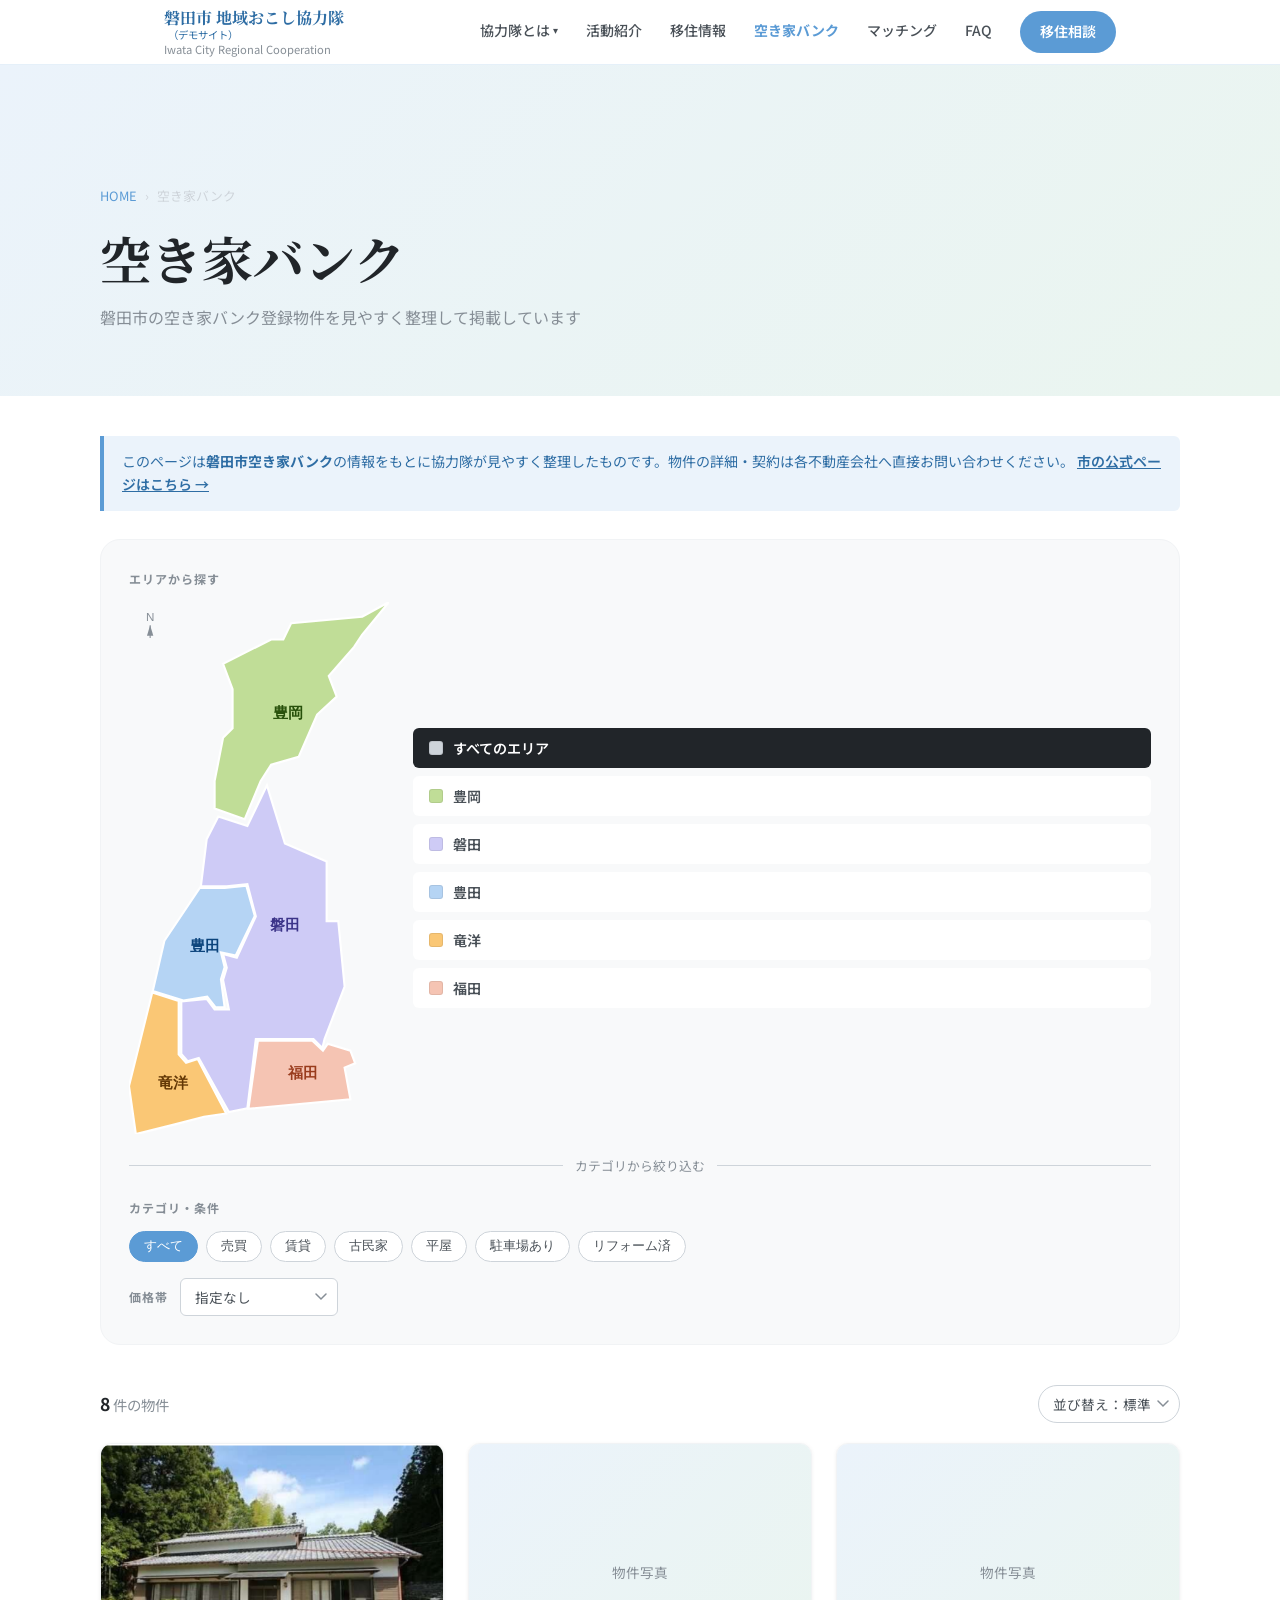
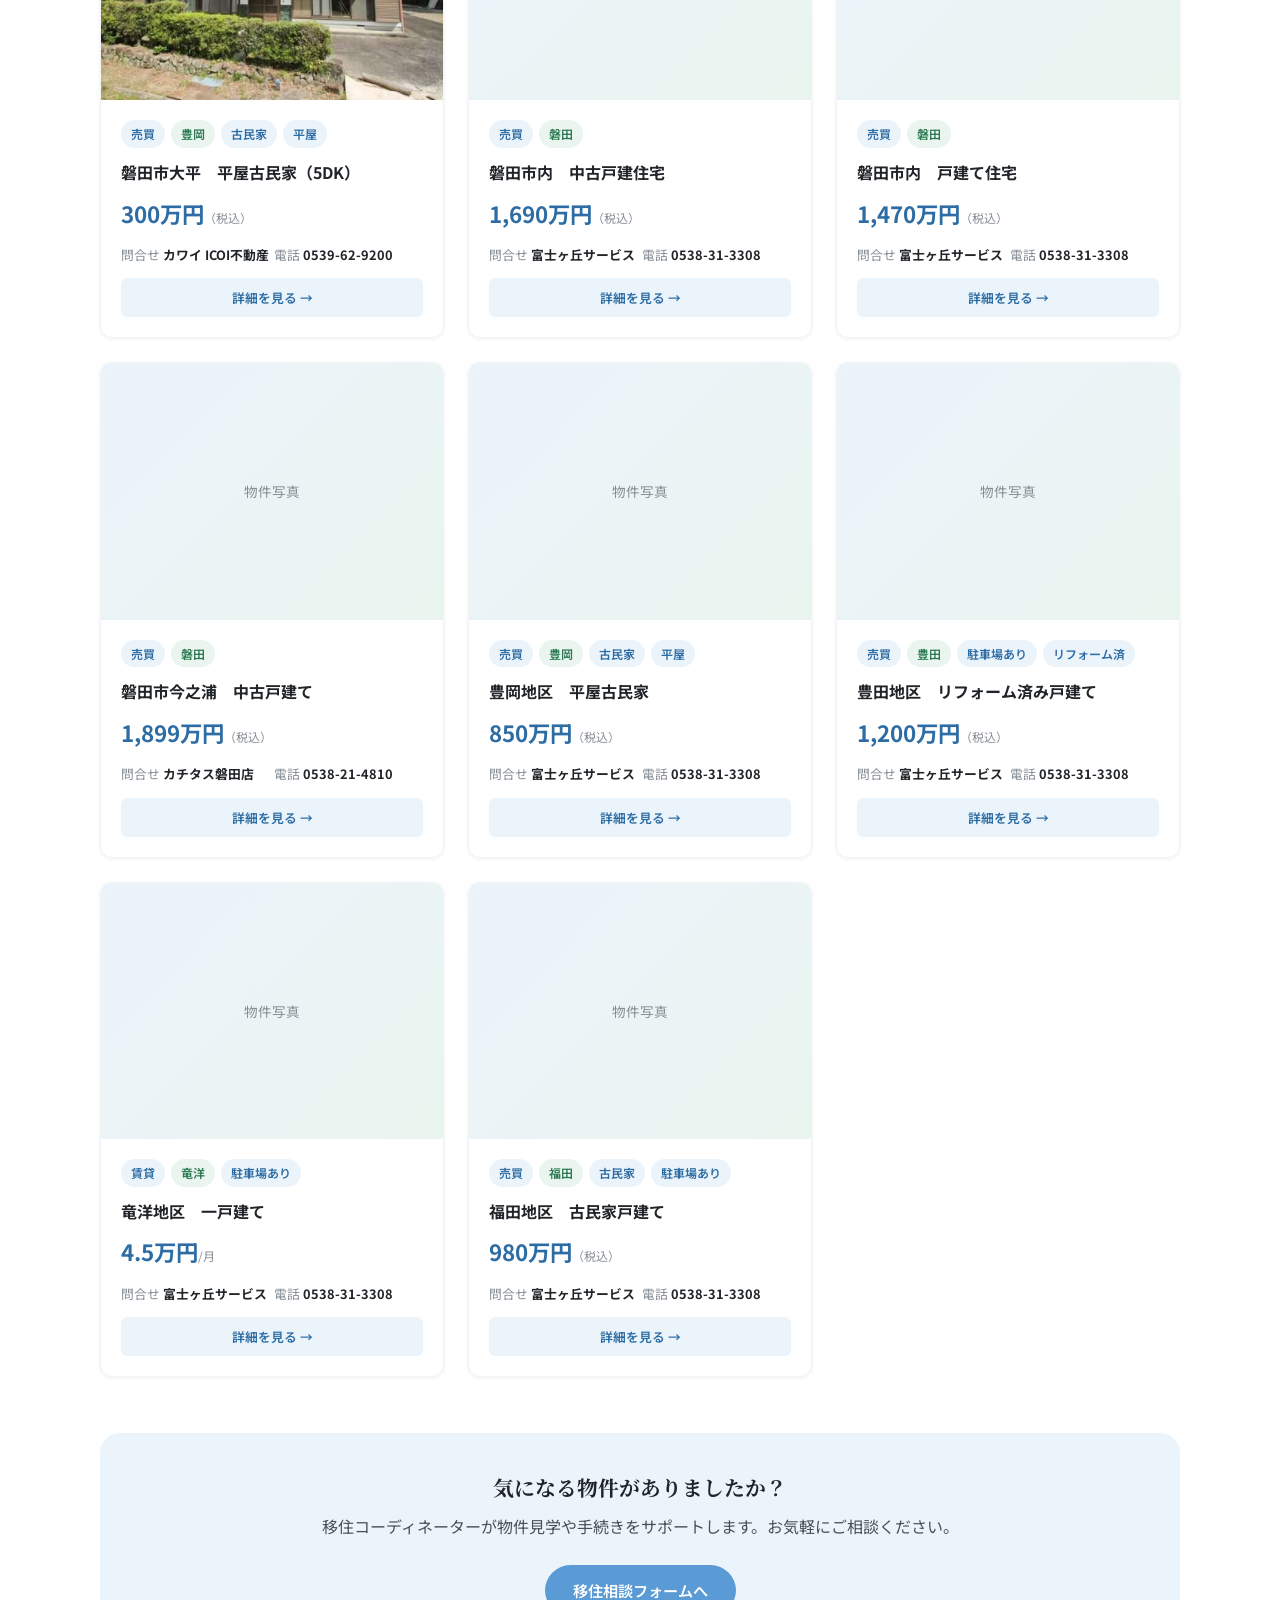
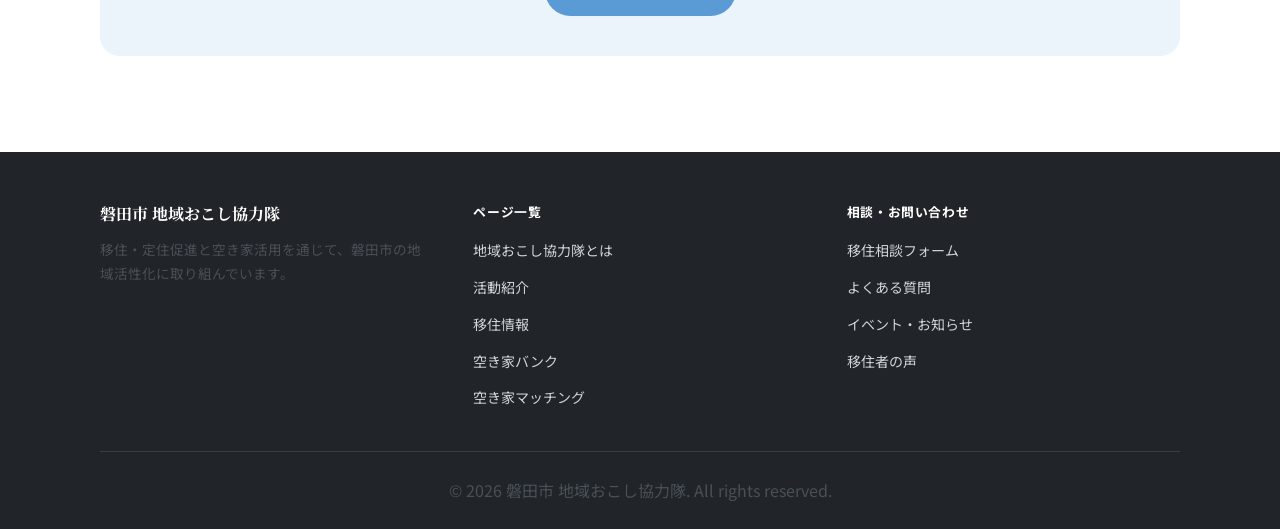
<file: akiya-bank.html>
<!DOCTYPE html>
<html lang="ja">
<head>
  <meta charset="UTF-8">
  <meta name="viewport" content="width=device-width, initial-scale=1.0">
  <title>空き家バンク｜磐田市 地域おこし協力隊</title>
  <meta name="description" content="磐田市の空き家バンク登録物件を見やすく整理して掲載しています。エリア・カテゴリ・価格帯で絞り込めます。">
  <link rel="preconnect" href="https://fonts.googleapis.com">
  <link rel="preconnect" href="https://fonts.gstatic.com" crossorigin>
  <link href="https://fonts.googleapis.com/css2?family=Noto+Sans+JP:wght@400;500;700&family=Noto+Serif+JP:wght@400;700&display=swap" rel="stylesheet">
  <link rel="stylesheet" href="style.css">
  <style>
    .area-path { cursor: pointer; transition: opacity .15s; stroke: #fff; stroke-width: 2; }
    .area-path:hover { opacity: .82; }
    .area-path.active { stroke: var(--blue); stroke-width: 3; filter: drop-shadow(0 0 6px rgba(91,155,213,.4)); }

    /* 地図 + ボタン 左右レイアウト */
    .map-area-layout {
      display: flex;
      gap: 24px;
      align-items: center;
      margin-bottom: 8px;
    }
    .map-svg-wrap { flex-shrink: 0; }
    .map-area-buttons {
      flex: 1;
      display: flex;
      flex-direction: column;
      gap: 8px;
    }
    .area-btn {
      display: flex;
      align-items: center;
      gap: 10px;
      padding: 10px 16px;
      border-radius: var(--radius-sm);
      border: 1.5px solid var(--gray-200);
      background: var(--white);
      cursor: pointer;
      font-size: .88rem;
      font-weight: 600;
      color: var(--gray-700);
      transition: all var(--transition);
      font-family: 'Noto Sans JP', sans-serif;
      text-align: left;
      width: 100%;
    }
    .area-btn-swatch {
      width: 14px;
      height: 14px;
      border-radius: 3px;
      flex-shrink: 0;
      border: 1px solid rgba(0,0,0,.08);
    }
    .area-btn:hover { border-color: var(--blue); color: var(--blue-dark); }
    .area-btn.active {
      background: var(--blue-light);
      border-color: var(--blue);
      color: var(--blue-dark);
    }
    .area-btn.all-btn.active {
      background: var(--gray-900);
      border-color: var(--gray-900);
      color: var(--white);
    }
    @media (max-width: 600px) {
      .map-area-layout { flex-direction: column; align-items: stretch; }
      .map-svg-wrap { text-align: center; }
    }

    .search-box {
      background: var(--gray-50);
      border-radius: var(--radius-lg);
      padding: 28px;
      margin-bottom: 40px;
      border: 1px solid var(--gray-100);
    }
    .search-section-title {
      font-size: .75rem;
      font-weight: 700;
      color: var(--gray-500);
      letter-spacing: .08em;
      text-transform: uppercase;
      margin-bottom: 12px;
    }
    .search-divider {
      display: flex;
      align-items: center;
      gap: 12px;
      margin: 20px 0;
      color: var(--gray-500);
      font-size: .8rem;
    }
    .search-divider::before,
    .search-divider::after {
      content: '';
      flex: 1;
      height: 1px;
      background: var(--gray-300);
    }

    .sort-bar {
      display: flex;
      justify-content: space-between;
      align-items: center;
      margin-bottom: 20px;
      flex-wrap: wrap;
      gap: 12px;
    }
    .result-info { font-size: .9rem; color: var(--gray-500); }
    .result-info strong { color: var(--gray-900); font-size: 1.1rem; }
    .sort-select {
      padding: 8px 14px;
      border: 1.5px solid var(--gray-300);
      border-radius: 100px;
      font-size: .85rem;
      font-family: 'Noto Sans JP', sans-serif;
      color: var(--gray-700);
      background: var(--white);
      cursor: pointer;
      outline: none;
      appearance: none;
      padding-right: 28px;
      background-image: url("data:image/svg+xml,%3Csvg xmlns='http://www.w3.org/2000/svg' width='12' height='8' viewBox='0 0 12 8'%3E%3Cpath d='M1 1l5 5 5-5' stroke='%23868E96' stroke-width='1.5' fill='none' stroke-linecap='round'/%3E%3C/svg%3E");
      background-repeat: no-repeat;
      background-position: right 10px center;
    }

    .props-grid {
      display: grid;
      grid-template-columns: repeat(3, 1fr);
      gap: 24px;
    }

    .prop-detail-link {
      display: block;
      margin-top: 12px;
      padding: 8px;
      border-radius: var(--radius-sm);
      background: var(--blue-light);
      color: var(--blue-dark);
      font-size: .8rem;
      font-weight: 600;
      text-align: center;
      transition: background var(--transition);
    }
    .prop-detail-link:hover { background: var(--blue); color: var(--white); }

    .sold-overlay {
      position: relative;
    }
    .sold-overlay::after {
      content: '成約済';
      position: absolute;
      top: 12px; right: 12px;
      background: rgba(192,57,43,.9);
      color: #fff;
      font-size: .75rem;
      font-weight: 700;
      padding: 4px 10px;
      border-radius: 100px;
    }

    .notice-box {
      background: var(--blue-light);
      border-left: 4px solid var(--blue);
      border-radius: 0 var(--radius-sm) var(--radius-sm) 0;
      padding: 14px 18px;
      font-size: .875rem;
      color: var(--blue-dark);
      margin-bottom: 28px;
      line-height: 1.7;
    }

    .no-results {
      grid-column: 1/-1;
      text-align: center;
      padding: 60px 20px;
      color: var(--gray-500);
    }
    .no-results .icon { font-size: 3rem; margin-bottom: 12px; }

    @media (max-width: 900px) {
      .props-grid { grid-template-columns: repeat(2, 1fr); }
    }
    @media (max-width: 600px) {
      .props-grid { grid-template-columns: 1fr; }
      .search-box { padding: 18px; }
    }
  </style>
</head>
<body>

  <!-- ヘッダー -->
  <header class="site-header" id="header">
    <div class="header-inner">
      <a href="index.html" class="site-logo">
        磐田市 地域おこし協力隊<span class="demo-badge">（デモサイト）</span>
        <span>Iwata City Regional Cooperation</span>
      </a>
      <nav class="nav-links">
        <div class="nav-dropdown">
          <a href="about.html" class="nav-dropdown-toggle">協力隊とは <span class="nav-caret">▾</span></a>
          <div class="nav-dropdown-menu">
            <a href="about.html">制度の説明</a>
            <a href="activities.html">活動紹介</a>
            <a href="office.html">協力隊拠点</a>
          </div>
        </div>
        <a href="activities.html">活動紹介</a>
        <a href="iju.html">移住情報</a>
        <a href="akiya-bank.html" style="color:var(--blue);font-weight:700;">空き家バンク</a>
        <a href="akiya-matching.html">マッチング</a>
        <a href="faq.html">FAQ</a>
        <a href="consult.html" class="nav-cta">移住相談</a>
      </nav>
      <button class="hamburger" id="hamburger" aria-label="メニューを開く">
        <span></span><span></span><span></span>
      </button>
    </div>
  </header>

  <nav class="mobile-nav" id="mobileNav">
    <div class="mobile-sub-group">
      <button class="mobile-sub-toggle" id="mobileSubToggle" aria-expanded="false">協力隊とは <span class="mobile-sub-caret">▾</span></button>
      <div class="mobile-sub-menu" id="mobileSubMenu">
        <a href="about.html">制度の説明</a>
        <a href="activities.html">活動紹介</a>
        <a href="office.html">協力隊拠点</a>
      </div>
    </div>
    <a href="activities.html">活動紹介</a>
    <a href="iju.html">移住情報</a>
    <a href="akiya-bank.html">空き家バンク</a>
    <a href="akiya-matching.html">マッチング</a>
    <a href="faq.html">FAQ</a>
    <a href="consult.html" class="nav-cta">移住相談はこちら</a>
  </nav>

  <main>

    <!-- ページヒーロー -->
    <div class="page-hero">
      <div class="container">
        <div class="breadcrumb" style="padding-top:0; margin-bottom:16px;">
          <a href="index.html">HOME</a>
          <span>›</span>
          <span>空き家バンク</span>
        </div>
        <h1>空き家バンク</h1>
        <p>磐田市の空き家バンク登録物件を見やすく整理して掲載しています</p>
      </div>
    </div>

    <section class="section" style="padding-top:40px;">
      <div class="container">

        <div class="notice-box">
          このページは<strong>磐田市空き家バンク</strong>の情報をもとに協力隊が見やすく整理したものです。物件の詳細・契約は各不動産会社へ直接お問い合わせください。
          <a href="https://www.city.iwata.shizuoka.jp/kurashi_tetsuzuki/juutaku_pet_seikatsu/1010112/1009122/index.html" target="_blank" style="color:var(--blue-dark);font-weight:600;text-decoration:underline;">市の公式ページはこちら →</a>
        </div>

        <!-- 検索ボックス -->
        <div class="search-box fade-up">

          <!-- エリアから探す（SVG地図 + ボタン） -->
          <div class="search-section-title">エリアから探す</div>
          <div class="map-area-layout">
            <div class="map-svg-wrap">
              <svg id="mapSvg" viewBox="0 0 246 504" xmlns="http://www.w3.org/2000/svg" style="width:100%;max-width:260px;display:block;">
                <path id="map-toyooka" class="area-path" fill="#C0DD97"
                  d="M220.5 14L246 0L220.5 31L213 42.5L189 70L196.5 89.5L178 106.5L160.5 146.5L134.5 154L124.5 169.5L109.5 205.5L81 195.5V169.5L89 128.5L98 119.5V82.5L89 58.5L134.5 35.5H146L153.5 20L220.5 14Z"
                  onclick="selectMapArea('toyooka')" />
                <text style="font-size:14px;font-weight:600;fill:#27500A;pointer-events:none;font-family:sans-serif" x="150" y="110" text-anchor="middle">豊岡</text>
                <path id="map-iwata" class="area-path" fill="#CECBF6"
                  d="M147.5 228.5L130.5 173.5L112 212L84.5 203L73.5 224.5L68 269H92.5L112 267L120 297.5L102 336.5L89 333L92.5 346L89 357.5L94.5 385.5H81L73.5 375.5L49.5 378V427.5L55.5 434.5L66 431.5L94.5 482.5L112 479L120 413.5H174.5L183 422L185 413.5L204 364L198 302H187V245.5L147.5 228.5Z"
                  onclick="selectMapArea('iwata')" />
                <text style="font-size:14px;font-weight:600;fill:#3C3489;pointer-events:none;font-family:sans-serif" x="148" y="310" text-anchor="middle">磐田</text>
                <path id="map-toyota" class="area-path" fill="#B5D4F4"
                  d="M33.5 320.5L67 270.5H90.5L111 268.5L119 297L101 334.5L87 331.5L90.5 345.5L87 357L90.5 383.5H82L74 373.5L51.5 377L22.5 368L33.5 320.5Z"
                  onclick="selectMapArea('toyota')" />
                <text style="font-size:14px;font-weight:600;fill:#0C447C;pointer-events:none;font-family:sans-serif" x="72" y="330" text-anchor="middle">豊田</text>
                <path id="map-ryuyo" class="area-path" fill="#FAC775"
                  d="M0 458L22 369.5L47 377.5V428L54 436L65 432.5L71 444L92 484L71 487L42.5 494.5L6.5 503.5L0 458Z"
                  onclick="selectMapArea('ryuyo')" />
                <text style="font-size:14px;font-weight:600;fill:#633806;pointer-events:none;font-family:sans-serif" x="42" y="460" text-anchor="middle">竜洋</text>
                <path id="map-fukuda" class="area-path" fill="#F5C4B3"
                  d="M122 415L113 479.5L209.5 470.5L204 440.5L214 436.5L209.5 424.5L188 418L183.5 424.5L173.5 415H122Z"
                  onclick="selectMapArea('fukuda')" />
                <text style="font-size:14px;font-weight:600;fill:#993C1D;pointer-events:none;font-family:sans-serif" x="165" y="450" text-anchor="middle">福田</text>
                <text style="font-size:11px;fill:#868E96;font-family:sans-serif" x="20" y="18" text-anchor="middle">N</text>
                <line x1="20" y1="22" x2="20" y2="34" stroke="#868E96" stroke-width="1"/>
                <polygon points="20,22 17,32 23,32" fill="#868E96"/>
              </svg>
            </div>
            <div class="map-area-buttons">
              <button class="area-btn all-btn active" onclick="selectMapArea('all')">
                <span class="area-btn-swatch" style="background:var(--gray-300);"></span>
                すべてのエリア
              </button>
              <button class="area-btn" id="abtn-toyooka" onclick="selectMapArea('toyooka')">
                <span class="area-btn-swatch" style="background:#C0DD97;"></span>
                豊岡
              </button>
              <button class="area-btn" id="abtn-iwata" onclick="selectMapArea('iwata')">
                <span class="area-btn-swatch" style="background:#CECBF6;"></span>
                磐田
              </button>
              <button class="area-btn" id="abtn-toyota" onclick="selectMapArea('toyota')">
                <span class="area-btn-swatch" style="background:#B5D4F4;"></span>
                豊田
              </button>
              <button class="area-btn" id="abtn-ryuyo" onclick="selectMapArea('ryuyo')">
                <span class="area-btn-swatch" style="background:#FAC775;"></span>
                竜洋
              </button>
              <button class="area-btn" id="abtn-fukuda" onclick="selectMapArea('fukuda')">
                <span class="area-btn-swatch" style="background:#F5C4B3;"></span>
                福田
              </button>
            </div>
          </div>

          <div class="search-divider">カテゴリから絞り込む</div>

          <!-- カテゴリから探す -->
          <div class="search-section-title">カテゴリ・条件</div>
          <div style="display:flex; gap:8px; flex-wrap:wrap; margin-bottom:16px;" id="categoryChips">
            <button class="chip active" data-cat="all">すべて</button>
            <button class="chip" data-cat="sale">売買</button>
            <button class="chip" data-cat="rent">賃貸</button>
            <button class="chip" data-cat="kominka">古民家</button>
            <button class="chip" data-cat="hiraya">平屋</button>
            <button class="chip" data-cat="parking">駐車場あり</button>
            <button class="chip" data-cat="reform">リフォーム済</button>
          </div>

          <!-- 価格帯 -->
          <div style="display:flex; gap:12px; align-items:center; flex-wrap:wrap;">
            <div class="search-section-title" style="margin:0;">価格帯</div>
            <select class="sort-select" id="priceFilter" style="border-radius:var(--radius-sm);">
              <option value="all">指定なし</option>
              <option value="0-500">〜500万円</option>
              <option value="500-1000">500〜1,000万円</option>
              <option value="1000-1500">1,000〜1,500万円</option>
              <option value="1500-2000">1,500〜2,000万円</option>
              <option value="2000-">2,000万円以上</option>
            </select>
          </div>

        </div>

        <!-- ソートバー -->
        <div class="sort-bar fade-up">
          <div class="result-info">
            <strong id="resultCount">8</strong> 件の物件
          </div>
          <select class="sort-select" id="sortSelect">
            <option value="default">並び替え：標準</option>
            <option value="price-asc">価格が安い順</option>
            <option value="price-desc">価格が高い順</option>
            <option value="new">新着順</option>
          </select>
        </div>

        <!-- 物件一覧 -->
        <div class="props-grid" id="propsGrid">

          <!-- 物件1 -->
          <div class="card prop-card fade-up"
            data-area="iwata"
            data-cat="sale kominka"
            data-price="300"
            data-sort-date="20260520"
            onclick="location.href='akiya-detail.html?id=prop-01'">
            <div class="card-img-placeholder" style="padding:0;overflow:hidden;">
              <img src="images/akiya/prop-01/exterior-1.png" alt="磐田市大平　平屋古民家" style="width:100%;height:100%;object-fit:cover;">
            </div>
            <div class="card-body">
              <div class="prop-tags">
                <span class="tag">売買</span>
                <span class="tag-green tag">豊岡</span>
                <span class="tag">古民家</span>
                <span class="tag">平屋</span>
              </div>
              <div class="prop-title">磐田市大平　平屋古民家（5DK）</div>
              <div class="prop-price">300万円<small>（税込）</small></div>
              <div class="prop-specs">
                <div class="prop-spec">問合せ <strong>カワイ ICOI不動産</strong></div>
                <div class="prop-spec">電話 <strong>0539-62-9200</strong></div>
              </div>
              <div class="prop-detail-link">詳細を見る →</div>
            </div>
          </div>

          <!-- 物件2 -->
          <div class="card prop-card fade-up"
            data-area="iwata"
            data-cat="sale"
            data-price="1690"
            data-sort-date="20260515"
            onclick="location.href='akiya-detail.html?id=prop-02'">
            <div class="card-img-placeholder">物件写真</div>
            <div class="card-body">
              <div class="prop-tags">
                <span class="tag">売買</span>
                <span class="tag-green tag">磐田</span>
              </div>
              <div class="prop-title">磐田市内　中古戸建住宅</div>
              <div class="prop-price">1,690万円<small>（税込）</small></div>
              <div class="prop-specs">
                <div class="prop-spec">問合せ <strong>富士ヶ丘サービス</strong></div>
                <div class="prop-spec">電話 <strong>0538-31-3308</strong></div>
              </div>
              <div class="prop-detail-link">詳細を見る →</div>
            </div>
          </div>

          <!-- 物件3 -->
          <div class="card prop-card fade-up"
            data-area="iwata"
            data-cat="sale"
            data-price="1470"
            data-sort-date="20260510"
            onclick="location.href='akiya-detail.html?id=prop-03'">
            <div class="card-img-placeholder">物件写真</div>
            <div class="card-body">
              <div class="prop-tags">
                <span class="tag">売買</span>
                <span class="tag-green tag">磐田</span>
              </div>
              <div class="prop-title">磐田市内　戸建て住宅</div>
              <div class="prop-price">1,470万円<small>（税込）</small></div>
              <div class="prop-specs">
                <div class="prop-spec">問合せ <strong>富士ヶ丘サービス</strong></div>
                <div class="prop-spec">電話 <strong>0538-31-3308</strong></div>
              </div>
              <div class="prop-detail-link">詳細を見る →</div>
            </div>
          </div>

          <!-- 物件4 -->
          <div class="card prop-card fade-up"
            data-area="iwata"
            data-cat="sale"
            data-price="1899"
            data-sort-date="20260505"
            onclick="location.href='akiya-detail.html?id=prop-04'">
            <div class="card-img-placeholder">物件写真</div>
            <div class="card-body">
              <div class="prop-tags">
                <span class="tag">売買</span>
                <span class="tag-green tag">磐田</span>
              </div>
              <div class="prop-title">磐田市今之浦　中古戸建て</div>
              <div class="prop-price">1,899万円<small>（税込）</small></div>
              <div class="prop-specs">
                <div class="prop-spec">問合せ <strong>カチタス磐田店</strong></div>
                <div class="prop-spec">電話 <strong>0538-21-4810</strong></div>
              </div>
              <div class="prop-detail-link">詳細を見る →</div>
            </div>
          </div>

          <!-- 物件5（ダミー：豊岡） -->
          <div class="card prop-card fade-up"
            data-area="toyooka"
            data-cat="sale kominka hiraya"
            data-price="850"
            data-sort-date="20260501"
            onclick="location.href='akiya-detail.html?id=prop-05'">
            <div class="card-img-placeholder">物件写真</div>
            <div class="card-body">
              <div class="prop-tags">
                <span class="tag">売買</span>
                <span class="tag-green tag">豊岡</span>
                <span class="tag">古民家</span>
                <span class="tag">平屋</span>
              </div>
              <div class="prop-title">豊岡地区　平屋古民家</div>
              <div class="prop-price">850万円<small>（税込）</small></div>
              <div class="prop-specs">
                <div class="prop-spec">問合せ <strong>富士ヶ丘サービス</strong></div>
                <div class="prop-spec">電話 <strong>0538-31-3308</strong></div>
              </div>
              <div class="prop-detail-link">詳細を見る →</div>
            </div>
          </div>

          <!-- 物件6（ダミー：豊田） -->
          <div class="card prop-card fade-up"
            data-area="toyota"
            data-cat="sale parking reform"
            data-price="1200"
            data-sort-date="20260428"
            onclick="location.href='akiya-detail.html?id=prop-06'">
            <div class="card-img-placeholder">物件写真</div>
            <div class="card-body">
              <div class="prop-tags">
                <span class="tag">売買</span>
                <span class="tag-green tag">豊田</span>
                <span class="tag">駐車場あり</span>
                <span class="tag">リフォーム済</span>
              </div>
              <div class="prop-title">豊田地区　リフォーム済み戸建て</div>
              <div class="prop-price">1,200万円<small>（税込）</small></div>
              <div class="prop-specs">
                <div class="prop-spec">問合せ <strong>富士ヶ丘サービス</strong></div>
                <div class="prop-spec">電話 <strong>0538-31-3308</strong></div>
              </div>
              <div class="prop-detail-link">詳細を見る →</div>
            </div>
          </div>

          <!-- 物件7（ダミー：竜洋） -->
          <div class="card prop-card fade-up"
            data-area="ryuyo"
            data-cat="rent parking"
            data-price="45"
            data-sort-date="20260420"
            onclick="location.href='akiya-detail.html?id=prop-07'">
            <div class="card-img-placeholder">物件写真</div>
            <div class="card-body">
              <div class="prop-tags">
                <span class="tag">賃貸</span>
                <span class="tag-green tag">竜洋</span>
                <span class="tag">駐車場あり</span>
              </div>
              <div class="prop-title">竜洋地区　一戸建て</div>
              <div class="prop-price">4.5万円<small>/月</small></div>
              <div class="prop-specs">
                <div class="prop-spec">問合せ <strong>富士ヶ丘サービス</strong></div>
                <div class="prop-spec">電話 <strong>0538-31-3308</strong></div>
              </div>
              <div class="prop-detail-link">詳細を見る →</div>
            </div>
          </div>

          <!-- 物件8（ダミー：福田） -->
          <div class="card prop-card fade-up"
            data-area="fukuda"
            data-cat="sale kominka parking"
            data-price="980"
            data-sort-date="20260415"
            onclick="location.href='akiya-detail.html?id=prop-08'">
            <div class="card-img-placeholder">物件写真</div>
            <div class="card-body">
              <div class="prop-tags">
                <span class="tag">売買</span>
                <span class="tag-green tag">福田</span>
                <span class="tag">古民家</span>
                <span class="tag">駐車場あり</span>
              </div>
              <div class="prop-title">福田地区　古民家戸建て</div>
              <div class="prop-price">980万円<small>（税込）</small></div>
              <div class="prop-specs">
                <div class="prop-spec">問合せ <strong>富士ヶ丘サービス</strong></div>
                <div class="prop-spec">電話 <strong>0538-31-3308</strong></div>
              </div>
              <div class="prop-detail-link">詳細を見る →</div>
            </div>
          </div>

        </div>

        <!-- 結果なし表示（JS制御） -->
        <div id="noResults" style="display:none;" class="no-results">
          <div class="icon">🏚️</div>
          <p>条件に合う物件が見つかりませんでした。<br>絞り込み条件を変えてみてください。</p>
        </div>

        <!-- 相談CTA -->
        <div style="text-align:center; margin-top:56px; padding:40px; background:var(--blue-light); border-radius:var(--radius-lg);" class="fade-up">
          <h3 style="margin-bottom:10px;">気になる物件がありましたか？</h3>
          <p style="margin-bottom:24px; color:var(--gray-700);">移住コーディネーターが物件見学や手続きをサポートします。お気軽にご相談ください。</p>
          <a href="consult.html" class="btn btn-primary">移住相談フォームへ</a>
        </div>

      </div>
    </section>
  </main>

  <!-- フッター -->
  <footer class="site-footer">
    <div class="container">
      <div class="footer-inner">
        <div>
          <div class="footer-logo">磐田市 地域おこし協力隊</div>
          <p class="footer-desc">移住・定住促進と空き家活用を通じて、磐田市の地域活性化に取り組んでいます。</p>
        </div>
        <div>
          <div class="footer-heading">ページ一覧</div>
          <ul class="footer-links">
            <li><a href="about.html">地域おこし協力隊とは</a></li>
            <li><a href="activities.html">活動紹介</a></li>
            <li><a href="iju.html">移住情報</a></li>
            <li><a href="akiya-bank.html">空き家バンク</a></li>
            <li><a href="akiya-matching.html">空き家マッチング</a></li>
          </ul>
        </div>
        <div>
          <div class="footer-heading">相談・お問い合わせ</div>
          <ul class="footer-links">
            <li><a href="consult.html">移住相談フォーム</a></li>
            <li><a href="faq.html">よくある質問</a></li>
            <li><a href="events.html">イベント・お知らせ</a></li>
            <li><a href="voices.html">移住者の声</a></li>
          </ul>
        </div>
      </div>
      <div class="footer-bottom">
        <p>© 2026 磐田市 地域おこし協力隊. All rights reserved.</p>
      </div>
    </div>
  </footer>

  <script>
    // ヘッダースクロール
    const header = document.getElementById('header');
    window.addEventListener('scroll', () => {
      header.classList.toggle('scrolled', window.scrollY > 10);
    });

    // ハンバーガー
    const hamburger = document.getElementById('hamburger');
    const mobileNav = document.getElementById('mobileNav');
    const mobileSubToggle = document.getElementById('mobileSubToggle');
    const mobileSubMenu = document.getElementById('mobileSubMenu');
    hamburger.addEventListener('click', () => {
      hamburger.classList.toggle('open');
      mobileNav.classList.toggle('open');
      if (!mobileNav.classList.contains('open')) {
        mobileSubToggle.setAttribute('aria-expanded', 'false');
        mobileSubMenu.classList.remove('open');
      }
    });
    mobileSubToggle.addEventListener('click', () => {
      const expanded = mobileSubToggle.getAttribute('aria-expanded') === 'true';
      mobileSubToggle.setAttribute('aria-expanded', String(!expanded));
      mobileSubMenu.classList.toggle('open');
    });
    mobileNav.querySelectorAll('a').forEach(a => {
      a.addEventListener('click', () => {
        hamburger.classList.remove('open');
        mobileNav.classList.remove('open');
        mobileSubToggle.setAttribute('aria-expanded', 'false');
        mobileSubMenu.classList.remove('open');
      });
    });

    // フェードアップ
    const observer = new IntersectionObserver((entries) => {
      entries.forEach((e, i) => {
        if (e.isIntersecting) setTimeout(() => e.target.classList.add('visible'), i * 80);
      });
    }, { threshold: 0.1 });
    document.querySelectorAll('.fade-up').forEach(el => observer.observe(el));

    // --- 絞り込み・並び替えロジック ---
    let currentArea = 'all';
    let currentCat  = 'all';
    let currentPrice = 'all';
    let currentSort  = 'default';

    const allCards = Array.from(document.querySelectorAll('#propsGrid .card'));

    // SVG地図エリア選択
    function selectMapArea(id) {
      currentArea = id;
      document.querySelectorAll('.area-path').forEach(p => p.classList.remove('active'));
      document.querySelectorAll('.area-btn').forEach(c => c.classList.remove('active'));
      if (id !== 'all') {
        const path = document.getElementById('map-' + id);
        if (path) path.classList.add('active');
        const btn = document.getElementById('abtn-' + id);
        if (btn) btn.classList.add('active');
      } else {
        document.querySelector('.area-btn.all-btn').classList.add('active');
      }
      applyFilters();
    }

    // カテゴリチップ
    document.querySelectorAll('#categoryChips .chip').forEach(chip => {
      chip.addEventListener('click', () => {
        document.querySelectorAll('#categoryChips .chip').forEach(c => c.classList.remove('active'));
        chip.classList.add('active');
        currentCat = chip.dataset.cat;
        applyFilters();
      });
    });

    // 価格帯
    document.getElementById('priceFilter').addEventListener('change', function() {
      currentPrice = this.value;
      applyFilters();
    });

    // 並び替え
    document.getElementById('sortSelect').addEventListener('change', function() {
      currentSort = this.value;
      applyFilters();
    });

    function applyFilters() {
      const grid = document.getElementById('propsGrid');

      // フィルタリング
      let visible = allCards.filter(card => {
        const area = card.dataset.area;
        const cats = card.dataset.cat.split(' ');
        const price = parseInt(card.dataset.price);

        if (currentArea !== 'all' && area !== currentArea) return false;
        if (currentCat !== 'all' && !cats.includes(currentCat)) return false;

        if (currentPrice !== 'all') {
          const [min, max] = currentPrice.split('-').map(v => v === '' ? Infinity : parseInt(v));
          if (price < min || price > (max || Infinity)) return false;
        }

        return true;
      });

      // 並び替え
      if (currentSort === 'price-asc') {
        visible.sort((a, b) => parseInt(a.dataset.price) - parseInt(b.dataset.price));
      } else if (currentSort === 'price-desc') {
        visible.sort((a, b) => parseInt(b.dataset.price) - parseInt(a.dataset.price));
      } else if (currentSort === 'new') {
        visible.sort((a, b) => parseInt(b.dataset.sortDate) - parseInt(a.dataset.sortDate));
      }

      // 表示更新
      allCards.forEach(c => c.style.display = 'none');
      visible.forEach(c => {
        c.style.display = '';
        grid.appendChild(c);
      });

      document.getElementById('resultCount').textContent = visible.length;
      document.getElementById('noResults').style.display = visible.length === 0 ? 'block' : 'none';
    }
  </script>

</body>
</html>
</file>
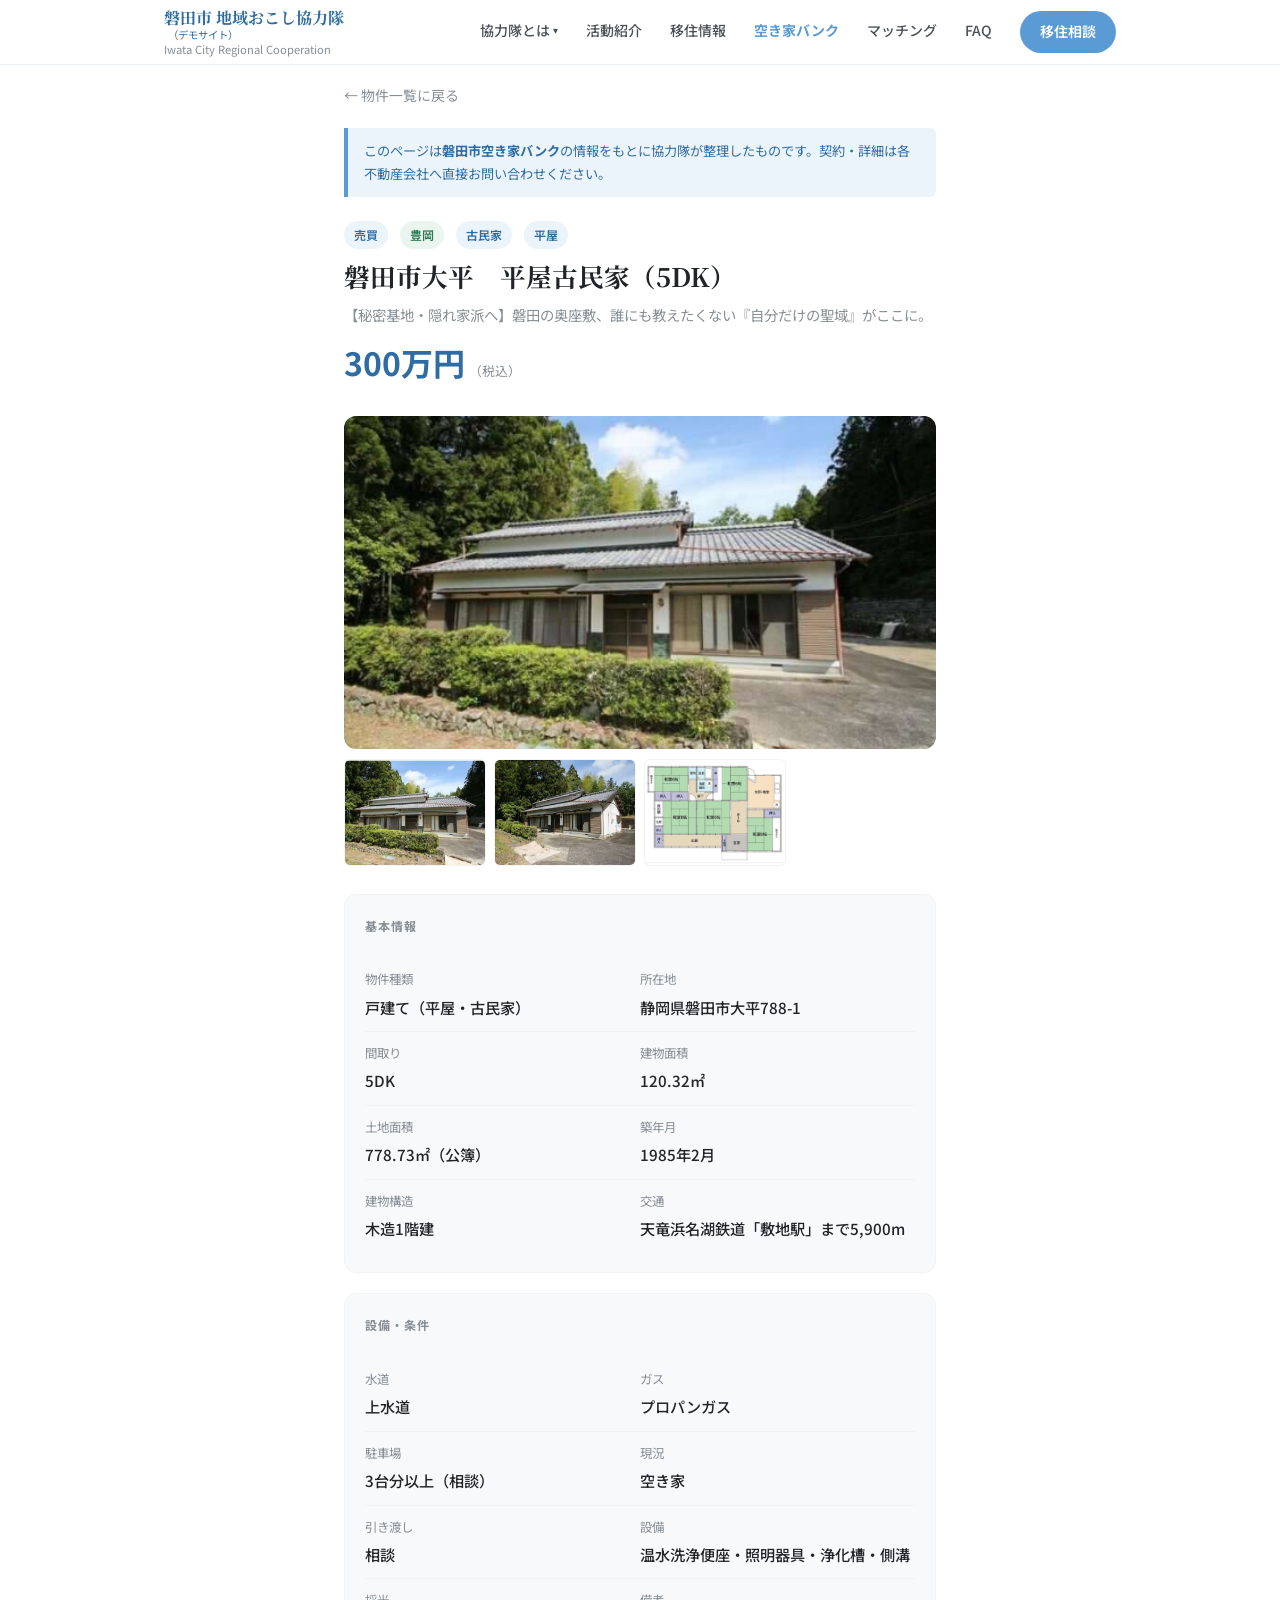
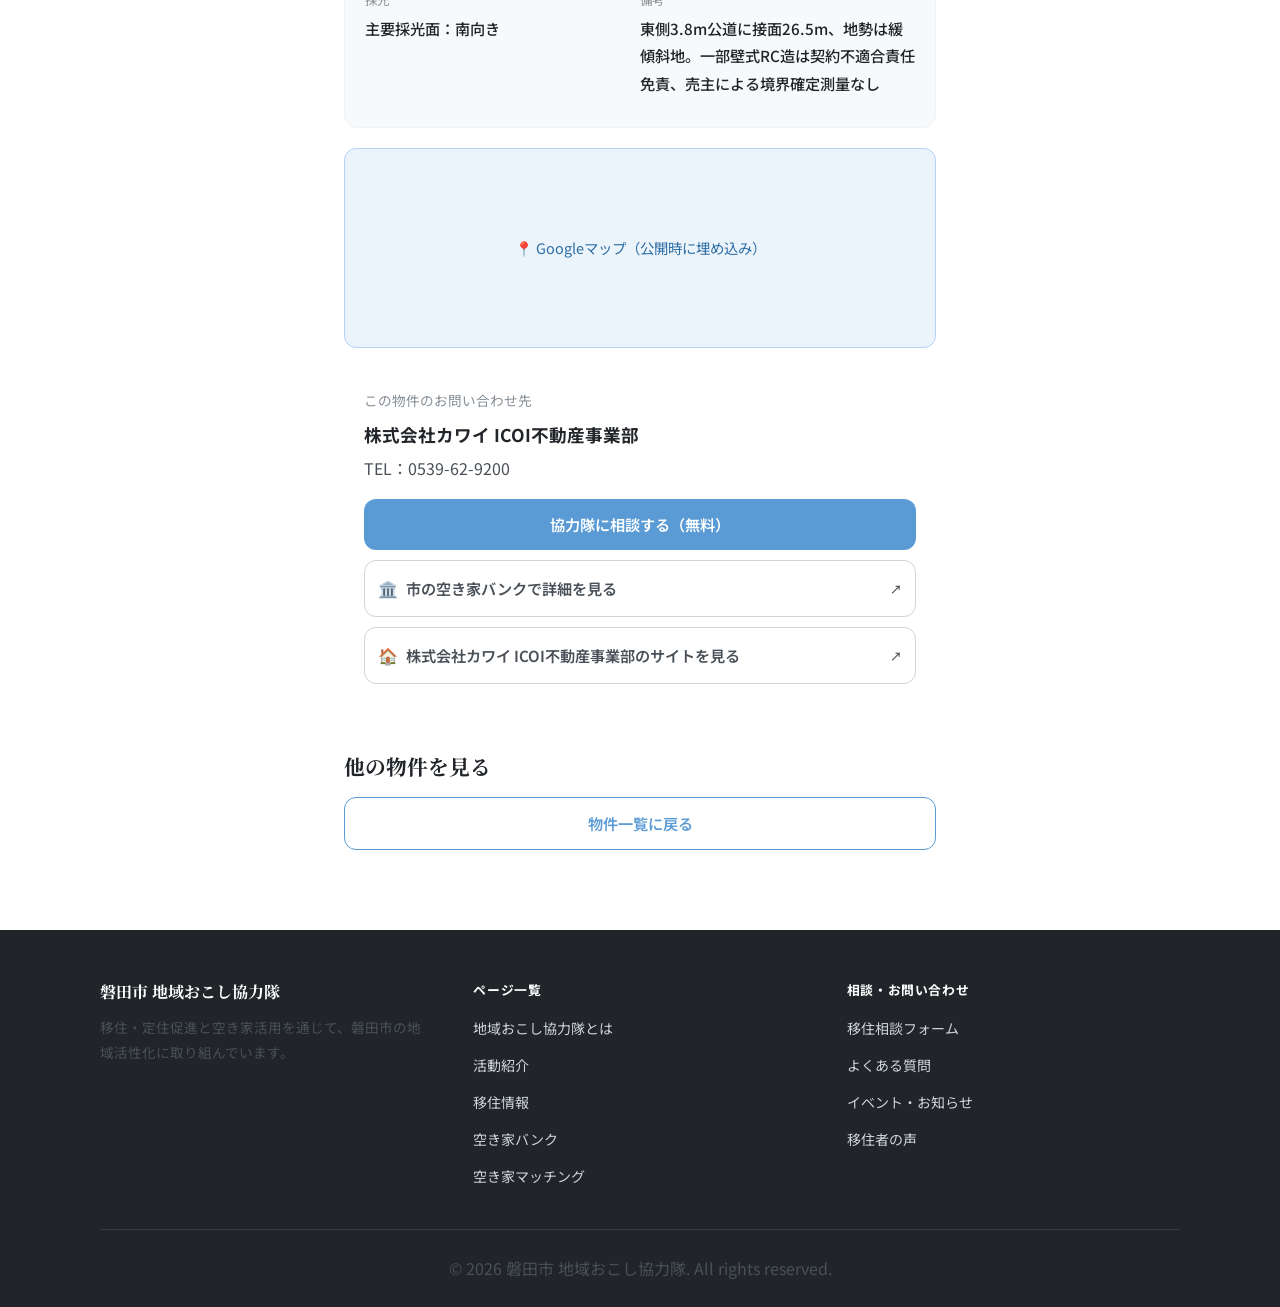
<file: akiya-detail.html>
<!DOCTYPE html>
<html lang="ja">
<head>
  <meta charset="UTF-8">
  <meta name="viewport" content="width=device-width, initial-scale=1.0">
  <title>物件詳細｜磐田市 地域おこし協力隊</title>
  <meta name="description" content="磐田市空き家バンク登録物件の詳細情報です。">
  <link rel="preconnect" href="https://fonts.googleapis.com">
  <link rel="preconnect" href="https://fonts.gstatic.com" crossorigin>
  <link href="https://fonts.googleapis.com/css2?family=Noto+Sans+JP:wght@400;500;700&family=Noto+Serif+JP:wght@400;700&display=swap" rel="stylesheet">
  <link rel="stylesheet" href="style.css">
  <style>
    .detail-wrap { max-width: 720px; margin: 0 auto; padding: 0 5% 80px; }

    .photo-main {
      width: 100%;
      aspect-ratio: 16/9;
      background: linear-gradient(135deg, var(--blue-light), var(--green-light));
      border-radius: var(--radius-md);
      display: flex;
      align-items: center;
      justify-content: center;
      color: var(--gray-500);
      font-size: .9rem;
      margin-bottom: 10px;
      overflow: hidden;
    }
    .photo-main img { width: 100%; height: 100%; object-fit: cover; }

    .photo-thumbs {
      display: grid;
      grid-template-columns: repeat(4, 1fr);
      gap: 8px;
      margin-bottom: 28px;
    }
    .photo-thumb {
      aspect-ratio: 4/3;
      background: var(--gray-100);
      border-radius: var(--radius-sm);
      display: flex;
      align-items: center;
      justify-content: center;
      font-size: .75rem;
      color: var(--gray-500);
      cursor: pointer;
      border: 1.5px solid transparent;
      transition: border-color var(--transition);
      overflow: hidden;
    }
    .photo-thumb:hover { border-color: var(--blue); }
    .photo-thumb img { width: 100%; height: 100%; object-fit: cover; }

    .prop-header { margin-bottom: 24px; }
    .prop-header .prop-tags { margin-bottom: 10px; }
    .prop-header h1 {
      font-size: clamp(1.2rem, 3vw, 1.6rem);
      margin-bottom: 8px;
      color: var(--gray-900);
    }
    .prop-header .price {
      font-size: clamp(1.6rem, 4vw, 2rem);
      font-weight: 700;
      color: var(--blue-dark);
    }
    .prop-header .price small {
      font-size: .8rem;
      font-weight: 400;
      color: var(--gray-500);
      margin-left: 4px;
    }

    .spec-block {
      background: var(--gray-50);
      border-radius: var(--radius-md);
      padding: 20px;
      margin-bottom: 20px;
      border: 1px solid var(--gray-100);
    }
    .spec-block-title {
      font-size: .75rem;
      font-weight: 700;
      color: var(--gray-500);
      letter-spacing: .08em;
      text-transform: uppercase;
      margin-bottom: 14px;
      padding-bottom: 8px;
      border-bottom: 1px solid var(--gray-200);
    }
    .spec-grid {
      display: grid;
      grid-template-columns: 1fr 1fr;
      gap: 0;
    }
    .spec-item {
      display: flex;
      flex-direction: column;
      padding: 10px 0;
      border-bottom: 1px solid var(--gray-100);
    }
    .spec-item:nth-last-child(-n+2) { border-bottom: none; }
    .spec-key {
      font-size: .78rem;
      color: var(--gray-500);
      margin-bottom: 3px;
    }
    .spec-val {
      font-size: .95rem;
      font-weight: 500;
      color: var(--gray-900);
    }

    .map-block {
      background: var(--blue-light);
      border-radius: var(--radius-md);
      height: 200px;
      display: flex;
      align-items: center;
      justify-content: center;
      margin-bottom: 20px;
      border: 1px solid #B5D4F4;
      color: var(--blue-dark);
      font-size: .9rem;
    }

    .contact-block {
      border: 1.5px solid var(--gray-200);
      border-radius: var(--radius-md);
      padding: 20px;
      margin-bottom: 20px;
    }
    .contact-block-title {
      font-size: .85rem;
      color: var(--gray-500);
      margin-bottom: 6px;
    }
    .contact-name {
      font-size: 1.1rem;
      font-weight: 700;
      margin-bottom: 4px;
    }
    .contact-tel {
      font-size: 1rem;
      color: var(--gray-700);
      margin-bottom: 16px;
    }

    .cta-block {
      display: flex;
      flex-direction: column;
      gap: 10px;
    }
    .btn-ext {
      display: flex;
      align-items: center;
      justify-content: center;
      gap: 8px;
      padding: 13px;
      border-radius: var(--radius-md);
      font-size: .95rem;
      font-weight: 600;
      border: 1.5px solid var(--gray-300);
      color: var(--gray-700);
      background: var(--white);
      transition: all var(--transition);
      cursor: pointer;
    }
    .btn-ext:hover { border-color: var(--blue); color: var(--blue); background: var(--blue-light); }
    .btn-ext .ext-icon { font-size: 1rem; }

    .back-link {
      display: inline-flex;
      align-items: center;
      gap: 6px;
      font-size: .875rem;
      color: var(--gray-500);
      margin-bottom: 20px;
      transition: color var(--transition);
    }
    .back-link:hover { color: var(--blue); }

    .notice-box {
      background: var(--blue-light);
      border-left: 4px solid var(--blue);
      border-radius: 0 var(--radius-sm) var(--radius-sm) 0;
      padding: 12px 16px;
      font-size: .825rem;
      color: var(--blue-dark);
      margin-bottom: 24px;
      line-height: 1.7;
    }

    .sold-badge {
      display: inline-block;
      background: #FDECEA;
      color: #C0392B;
      font-size: .8rem;
      font-weight: 700;
      padding: 4px 12px;
      border-radius: 100px;
      margin-left: 8px;
      vertical-align: middle;
    }

    @media (max-width: 600px) {
      .spec-grid { grid-template-columns: 1fr; }
      .spec-item:last-child { border-bottom: none; }
      .photo-thumbs { grid-template-columns: repeat(3, 1fr); }
    }
  </style>
</head>
<body>

  <header class="site-header" id="header">
    <div class="header-inner">
      <a href="index.html" class="site-logo">
        磐田市 地域おこし協力隊<span class="demo-badge">（デモサイト）</span>
        <span>Iwata City Regional Cooperation</span>
      </a>
      <nav class="nav-links">
        <div class="nav-dropdown">
          <a href="about.html" class="nav-dropdown-toggle">協力隊とは <span class="nav-caret">▾</span></a>
          <div class="nav-dropdown-menu">
            <a href="about.html">制度の説明</a>
            <a href="activities.html">活動紹介</a>
            <a href="office.html">協力隊拠点</a>
          </div>
        </div>
        <a href="activities.html">活動紹介</a>
        <a href="iju.html">移住情報</a>
        <a href="akiya-bank.html" style="color:var(--blue);font-weight:700;">空き家バンク</a>
        <a href="akiya-matching.html">マッチング</a>
        <a href="faq.html">FAQ</a>
        <a href="consult.html" class="nav-cta">移住相談</a>
      </nav>
      <button class="hamburger" id="hamburger" aria-label="メニューを開く">
        <span></span><span></span><span></span>
      </button>
    </div>
  </header>

  <nav class="mobile-nav" id="mobileNav">
    <div class="mobile-sub-group">
      <button class="mobile-sub-toggle" id="mobileSubToggle" aria-expanded="false">協力隊とは <span class="mobile-sub-caret">▾</span></button>
      <div class="mobile-sub-menu" id="mobileSubMenu">
        <a href="about.html">制度の説明</a>
        <a href="activities.html">活動紹介</a>
        <a href="office.html">協力隊拠点</a>
      </div>
    </div>
    <a href="activities.html">活動紹介</a>
    <a href="iju.html">移住情報</a>
    <a href="akiya-bank.html">空き家バンク</a>
    <a href="akiya-matching.html">マッチング</a>
    <a href="faq.html">FAQ</a>
    <a href="consult.html" class="nav-cta">移住相談はこちら</a>
  </nav>

  <main style="padding-top: 80px;">
    <div class="detail-wrap">

      <a href="akiya-bank.html" class="back-link">← 物件一覧に戻る</a>

      <div class="notice-box">
        このページは<strong>磐田市空き家バンク</strong>の情報をもとに協力隊が整理したものです。契約・詳細は各不動産会社へ直接お問い合わせください。
      </div>

      <!-- 物件タイトル（JSで書き換え） -->
      <div class="prop-header">
        <div class="prop-tags" id="detailTags"></div>
        <h1 id="detailTitle">物件詳細</h1>
        <p id="detailCatch" style="color:var(--gray-500);font-size:.9rem;margin-bottom:6px;"></p>
        <div class="price" id="detailPrice"></div>
      </div>

      <!-- メイン写真 -->
      <div class="photo-main" id="photoMain">写真準備中</div>

      <!-- サムネイル -->
      <div class="photo-thumbs">
        <div class="photo-thumb">写真2</div>
        <div class="photo-thumb">写真3</div>
        <div class="photo-thumb">写真4</div>
        <div class="photo-thumb">写真5</div>
      </div>

      <!-- 基本情報 -->
      <div class="spec-block">
        <div class="spec-block-title">基本情報</div>
        <div class="spec-grid" id="specBasic"></div>
      </div>

      <!-- 設備・条件 -->
      <div class="spec-block">
        <div class="spec-block-title">設備・条件</div>
        <div class="spec-grid" id="specEquip"></div>
      </div>

      <!-- 地図 -->
      <div class="map-block">📍 Googleマップ（公開時に埋め込み）</div>

      <!-- 問い合わせ -->
      <div class="contact-block">
        <div class="contact-block-title">この物件のお問い合わせ先</div>
        <div class="contact-name" id="contactName"></div>
        <div class="contact-tel" id="contactTel"></div>
        <div class="cta-block">
          <a href="consult.html" class="btn btn-primary btn-full">協力隊に相談する（無料）</a>
          <a id="cityLink" href="https://www.city.iwata.shizuoka.jp/kurashi_tetsuzuki/juutaku_pet_seikatsu/1010112/1009122/index.html" target="_blank" class="btn-ext">
            <span class="ext-icon">🏛️</span>
            市の空き家バンクで詳細を見る
            <span style="font-size:.75rem;margin-left:auto;color:var(--gray-400)">↗</span>
          </a>
        </div>
      </div>

      <!-- 関連物件 -->
      <div style="margin-top: 48px;">
        <h3 style="margin-bottom: 16px;">他の物件を見る</h3>
        <a href="akiya-bank.html" class="btn btn-secondary btn-full">物件一覧に戻る</a>
      </div>

    </div>
  </main>

  <footer class="site-footer">
    <div class="container">
      <div class="footer-inner">
        <div>
          <div class="footer-logo">磐田市 地域おこし協力隊</div>
          <p class="footer-desc">移住・定住促進と空き家活用を通じて、磐田市の地域活性化に取り組んでいます。</p>
        </div>
        <div>
          <div class="footer-heading">ページ一覧</div>
          <ul class="footer-links">
            <li><a href="about.html">地域おこし協力隊とは</a></li>
            <li><a href="activities.html">活動紹介</a></li>
            <li><a href="iju.html">移住情報</a></li>
            <li><a href="akiya-bank.html">空き家バンク</a></li>
            <li><a href="akiya-matching.html">空き家マッチング</a></li>
          </ul>
        </div>
        <div>
          <div class="footer-heading">相談・お問い合わせ</div>
          <ul class="footer-links">
            <li><a href="consult.html">移住相談フォーム</a></li>
            <li><a href="faq.html">よくある質問</a></li>
            <li><a href="events.html">イベント・お知らせ</a></li>
            <li><a href="voices.html">移住者の声</a></li>
          </ul>
        </div>
      </div>
      <div class="footer-bottom">
        <p>© 2026 磐田市 地域おこし協力隊. All rights reserved.</p>
      </div>
    </div>
  </footer>

  <script>
    const header = document.getElementById('header');
    window.addEventListener('scroll', () => {
      header.classList.toggle('scrolled', window.scrollY > 10);
    });
    const hamburger = document.getElementById('hamburger');
    const mobileNav = document.getElementById('mobileNav');
    const mobileSubToggle = document.getElementById('mobileSubToggle');
    const mobileSubMenu = document.getElementById('mobileSubMenu');
    hamburger.addEventListener('click', () => {
      hamburger.classList.toggle('open');
      mobileNav.classList.toggle('open');
      if (!mobileNav.classList.contains('open')) {
        mobileSubToggle.setAttribute('aria-expanded', 'false');
        mobileSubMenu.classList.remove('open');
      }
    });
    mobileSubToggle.addEventListener('click', () => {
      const expanded = mobileSubToggle.getAttribute('aria-expanded') === 'true';
      mobileSubToggle.setAttribute('aria-expanded', String(!expanded));
      mobileSubMenu.classList.toggle('open');
    });
    mobileNav.querySelectorAll('a').forEach(a => {
      a.addEventListener('click', () => {
        hamburger.classList.remove('open');
        mobileNav.classList.remove('open');
        mobileSubToggle.setAttribute('aria-expanded', 'false');
        mobileSubMenu.classList.remove('open');
      });
    });

    // 物件データ
    const properties = {
      'prop-01': {
        title: '磐田市大平　平屋古民家（5DK）',
        catch: '【秘密基地・隠れ家派へ】磐田の奥座敷、誰にも教えたくない『自分だけの聖域』がここに。',
        price: '300万円',
        priceNote: '（税込）',
        photos: [
          'images/akiya/prop-01/exterior-1.png',
          'images/akiya/prop-01/exterior-2.png',
          'images/akiya/prop-01/floorplan.png',
        ],
        tags: [{ label: '売買', cls: 'tag' }, { label: '豊岡', cls: 'tag-green tag' }, { label: '古民家', cls: 'tag' }, { label: '平屋', cls: 'tag' }],
        basic: [
          { key: '物件種類', val: '戸建て（平屋・古民家）' },
          { key: '所在地',   val: '静岡県磐田市大平788-1' },
          { key: '間取り',   val: '5DK' },
          { key: '建物面積', val: '120.32㎡' },
          { key: '土地面積', val: '778.73㎡（公簿）' },
          { key: '築年月',   val: '1985年2月' },
          { key: '建物構造', val: '木造1階建' },
          { key: '交通',     val: '天竜浜名湖鉄道「敷地駅」まで5,900m' },
        ],
        equip: [
          { key: '水道',     val: '上水道' },
          { key: 'ガス',     val: 'プロパンガス' },
          { key: '駐車場',   val: '3台分以上（相談）' },
          { key: '現況',     val: '空き家' },
          { key: '引き渡し', val: '相談' },
          { key: '設備',     val: '温水洗浄便座・照明器具・浄化槽・側溝' },
          { key: '採光',     val: '主要採光面：南向き' },
          { key: '備考',     val: '東側3.8m公道に接面26.5m、地勢は緩傾斜地。一部壁式RC造は契約不適合責任免責、売主による境界確定測量なし' },
        ],
        contact: { name: '株式会社カワイ ICOI不動産事業部', tel: 'TEL：0539-62-9200', url: 'http://www.kk-kawai.com' },
      },
      'prop-02': {
        title: '磐田市内　中古戸建住宅',
        price: '1,690万円',
        priceNote: '（税込）',
        tags: [{ label: '売買', cls: 'tag' }, { label: '磐田', cls: 'tag-green tag' }],
        basic: [
          { key: '物件種類', val: '戸建て' },
          { key: '所在地',   val: '静岡県磐田市内' },
          { key: '間取り',   val: '調査中' },
          { key: '建物面積', val: '調査中' },
          { key: '土地面積', val: '調査中' },
          { key: '築年月',   val: '昭和63年' },
          { key: '建物構造', val: '木造' },
          { key: '交通',     val: '調査中' },
        ],
        equip: [
          { key: '水道',     val: '公営' },
          { key: 'ガス',     val: '調査中' },
          { key: '駐車場',   val: '調査中' },
          { key: '現況',     val: '空き家' },
          { key: '引き渡し', val: '要相談' },
          { key: 'リフォーム', val: '調査中' },
        ],
        contact: { name: '富士ヶ丘サービス株式会社', tel: 'TEL：0538-31-3308' },
      },
      'prop-03': {
        title: '磐田市内　戸建て住宅',
        price: '1,470万円',
        priceNote: '（税込）',
        tags: [{ label: '売買', cls: 'tag' }, { label: '磐田', cls: 'tag-green tag' }],
        basic: [
          { key: '物件種類', val: '戸建て' },
          { key: '所在地',   val: '静岡県磐田市内' },
          { key: '間取り',   val: '調査中' },
          { key: '建物面積', val: '調査中' },
          { key: '土地面積', val: '調査中' },
          { key: '築年月',   val: '調査中' },
          { key: '建物構造', val: '木造' },
          { key: '交通',     val: '調査中' },
        ],
        equip: [
          { key: '水道',     val: '公営' },
          { key: 'ガス',     val: '調査中' },
          { key: '駐車場',   val: '調査中' },
          { key: '現況',     val: '空き家' },
          { key: '引き渡し', val: '要相談' },
          { key: 'リフォーム', val: '調査中' },
        ],
        contact: { name: '富士ヶ丘サービス株式会社', tel: 'TEL：0538-31-3308' },
      },
      'prop-04': {
        title: '磐田市今之浦　中古戸建て',
        price: '1,899万円',
        priceNote: '（税込）',
        tags: [{ label: '売買', cls: 'tag' }, { label: '磐田', cls: 'tag-green tag' }],
        basic: [
          { key: '物件種類', val: '戸建て' },
          { key: '所在地',   val: '静岡県磐田市今之浦' },
          { key: '間取り',   val: '調査中' },
          { key: '建物面積', val: '調査中' },
          { key: '土地面積', val: '調査中' },
          { key: '築年月',   val: '調査中' },
          { key: '建物構造', val: '木造' },
          { key: '交通',     val: '調査中' },
        ],
        equip: [
          { key: '水道',     val: '公営' },
          { key: 'ガス',     val: '調査中' },
          { key: '駐車場',   val: '調査中' },
          { key: '現況',     val: '空き家' },
          { key: '引き渡し', val: '要相談' },
          { key: 'リフォーム', val: '調査中' },
        ],
        contact: { name: '株式会社カチタス磐田店', tel: 'TEL：0538-21-4810' },
      },
      'prop-05': {
        title: '豊岡地区　平屋古民家',
        price: '850万円',
        priceNote: '（税込）',
        tags: [{ label: '売買', cls: 'tag' }, { label: '豊岡', cls: 'tag-green tag' }, { label: '古民家', cls: 'tag' }, { label: '平屋', cls: 'tag' }],
        basic: [
          { key: '物件種類', val: '戸建て（平屋・古民家）' },
          { key: '所在地',   val: '静岡県磐田市豊岡地区' },
          { key: '間取り',   val: '調査中' },
          { key: '建物面積', val: '調査中' },
          { key: '土地面積', val: '調査中' },
          { key: '築年月',   val: '調査中' },
          { key: '建物構造', val: '木造' },
          { key: '交通',     val: '調査中' },
        ],
        equip: [
          { key: '水道',     val: '公営' },
          { key: 'ガス',     val: '調査中' },
          { key: '駐車場',   val: '調査中' },
          { key: '現況',     val: '空き家' },
          { key: '引き渡し', val: '要相談' },
          { key: 'リフォーム', val: '調査中' },
        ],
        contact: { name: '富士ヶ丘サービス株式会社', tel: 'TEL：0538-31-3308' },
      },
      'prop-06': {
        title: '豊田地区　リフォーム済み戸建て',
        price: '1,200万円',
        priceNote: '（税込）',
        tags: [{ label: '売買', cls: 'tag' }, { label: '豊田', cls: 'tag-green tag' }, { label: '駐車場あり', cls: 'tag' }, { label: 'リフォーム済', cls: 'tag' }],
        basic: [
          { key: '物件種類', val: '戸建て' },
          { key: '所在地',   val: '静岡県磐田市豊田地区' },
          { key: '間取り',   val: '調査中' },
          { key: '建物面積', val: '調査中' },
          { key: '土地面積', val: '調査中' },
          { key: '築年月',   val: '調査中' },
          { key: '建物構造', val: '木造' },
          { key: '交通',     val: '調査中' },
        ],
        equip: [
          { key: '水道',     val: '公営' },
          { key: 'ガス',     val: '調査中' },
          { key: '駐車場',   val: 'あり' },
          { key: '現況',     val: '空き家' },
          { key: '引き渡し', val: '要相談' },
          { key: 'リフォーム', val: '済み' },
        ],
        contact: { name: '富士ヶ丘サービス株式会社', tel: 'TEL：0538-31-3308' },
      },
      'prop-07': {
        title: '竜洋地区　一戸建て',
        price: '4.5万円',
        priceNote: '/月',
        tags: [{ label: '賃貸', cls: 'tag' }, { label: '竜洋', cls: 'tag-green tag' }, { label: '駐車場あり', cls: 'tag' }],
        basic: [
          { key: '物件種類', val: '戸建て（賃貸）' },
          { key: '所在地',   val: '静岡県磐田市竜洋地区' },
          { key: '間取り',   val: '調査中' },
          { key: '建物面積', val: '調査中' },
          { key: '土地面積', val: '調査中' },
          { key: '築年月',   val: '調査中' },
          { key: '建物構造', val: '木造' },
          { key: '交通',     val: '調査中' },
        ],
        equip: [
          { key: '水道',     val: '公営' },
          { key: 'ガス',     val: '調査中' },
          { key: '駐車場',   val: 'あり' },
          { key: '現況',     val: '空き家' },
          { key: '引き渡し', val: '要相談' },
          { key: 'リフォーム', val: '調査中' },
        ],
        contact: { name: '富士ヶ丘サービス株式会社', tel: 'TEL：0538-31-3308' },
      },
      'prop-08': {
        title: '福田地区　古民家戸建て',
        price: '980万円',
        priceNote: '（税込）',
        tags: [{ label: '売買', cls: 'tag' }, { label: '福田', cls: 'tag-green tag' }, { label: '古民家', cls: 'tag' }, { label: '駐車場あり', cls: 'tag' }],
        basic: [
          { key: '物件種類', val: '戸建て（古民家）' },
          { key: '所在地',   val: '静岡県磐田市福田地区' },
          { key: '間取り',   val: '調査中' },
          { key: '建物面積', val: '調査中' },
          { key: '土地面積', val: '調査中' },
          { key: '築年月',   val: '調査中' },
          { key: '建物構造', val: '木造' },
          { key: '交通',     val: '調査中' },
        ],
        equip: [
          { key: '水道',     val: '公営' },
          { key: 'ガス',     val: '調査中' },
          { key: '駐車場',   val: 'あり' },
          { key: '現況',     val: '空き家' },
          { key: '引き渡し', val: '要相談' },
          { key: 'リフォーム', val: '調査中' },
        ],
        contact: { name: '富士ヶ丘サービス株式会社', tel: 'TEL：0538-31-3308' },
      },
    };

    // URLパラメータから物件IDを取得
    const params = new URLSearchParams(window.location.search);
    const id = params.get('id') || 'prop-01';
    const prop = properties[id] || properties['prop-01'];

    // ページタイトル
    document.title = prop.title + '｜磐田市 地域おこし協力隊';

    // タグ
    document.getElementById('detailTags').innerHTML =
      prop.tags.map(t => `<span class="${t.cls}" style="margin-right:6px">${t.label}</span>`).join('');

    // タイトル・価格
    document.getElementById('detailTitle').textContent = prop.title;
    document.getElementById('detailCatch').textContent = prop.catch || '';
    document.getElementById('detailPrice').innerHTML =
      prop.price + `<small>${prop.priceNote}</small>`;

    // 写真
    if (prop.photos && prop.photos.length) {
      const photoMain = document.getElementById('photoMain');
      const thumbsWrap = document.querySelector('.photo-thumbs');
      const showMain = src => {
        photoMain.innerHTML = `<img src="${src}" alt="${prop.title}">`;
      };
      showMain(prop.photos[0]);
      thumbsWrap.innerHTML = prop.photos.map((src, i) =>
        `<div class="photo-thumb" data-src="${src}"><img src="${src}" alt="${prop.title} 写真${i + 1}"></div>`
      ).join('');
      thumbsWrap.querySelectorAll('.photo-thumb').forEach(thumb => {
        thumb.addEventListener('click', () => showMain(thumb.dataset.src));
      });
    }

    // 基本情報
    document.getElementById('specBasic').innerHTML = prop.basic.map(s =>
      `<div class="spec-item"><div class="spec-key">${s.key}</div><div class="spec-val">${s.val}</div></div>`
    ).join('');

    // 設備
    document.getElementById('specEquip').innerHTML = prop.equip.map(s =>
      `<div class="spec-item"><div class="spec-key">${s.key}</div><div class="spec-val">${s.val}</div></div>`
    ).join('');

    // 問い合わせ先
    document.getElementById('contactName').textContent = prop.contact.name;
    document.getElementById('contactTel').textContent = prop.contact.tel;
    if (prop.contact.url) {
      const ctaBlock = document.querySelector('.cta-block');
      const link = document.createElement('a');
      link.href = prop.contact.url;
      link.target = '_blank';
      link.className = 'btn-ext';
      link.innerHTML = `<span class="ext-icon">🏠</span>${prop.contact.name}のサイトを見る<span style="font-size:.75rem;margin-left:auto;color:var(--gray-400)">↗</span>`;
      ctaBlock.appendChild(link);
    }
  </script>

</body>
</html>
</file>
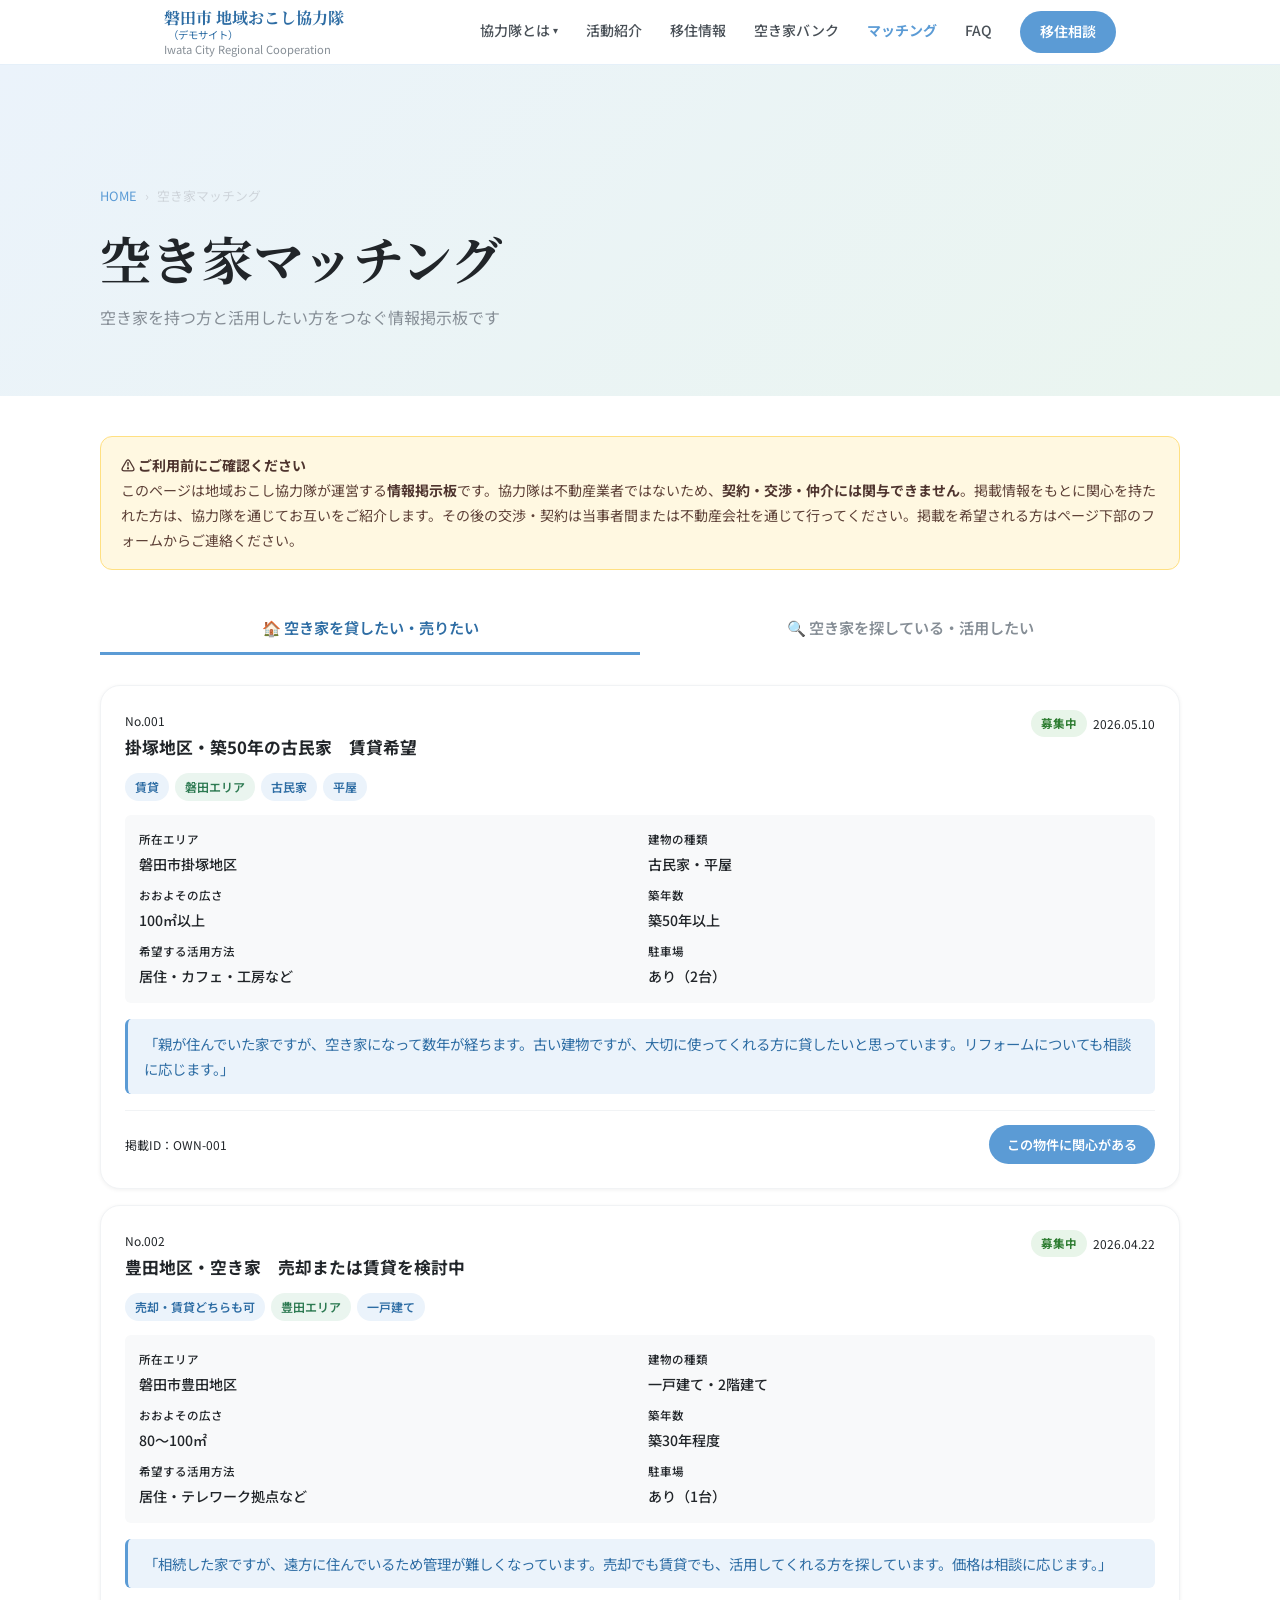
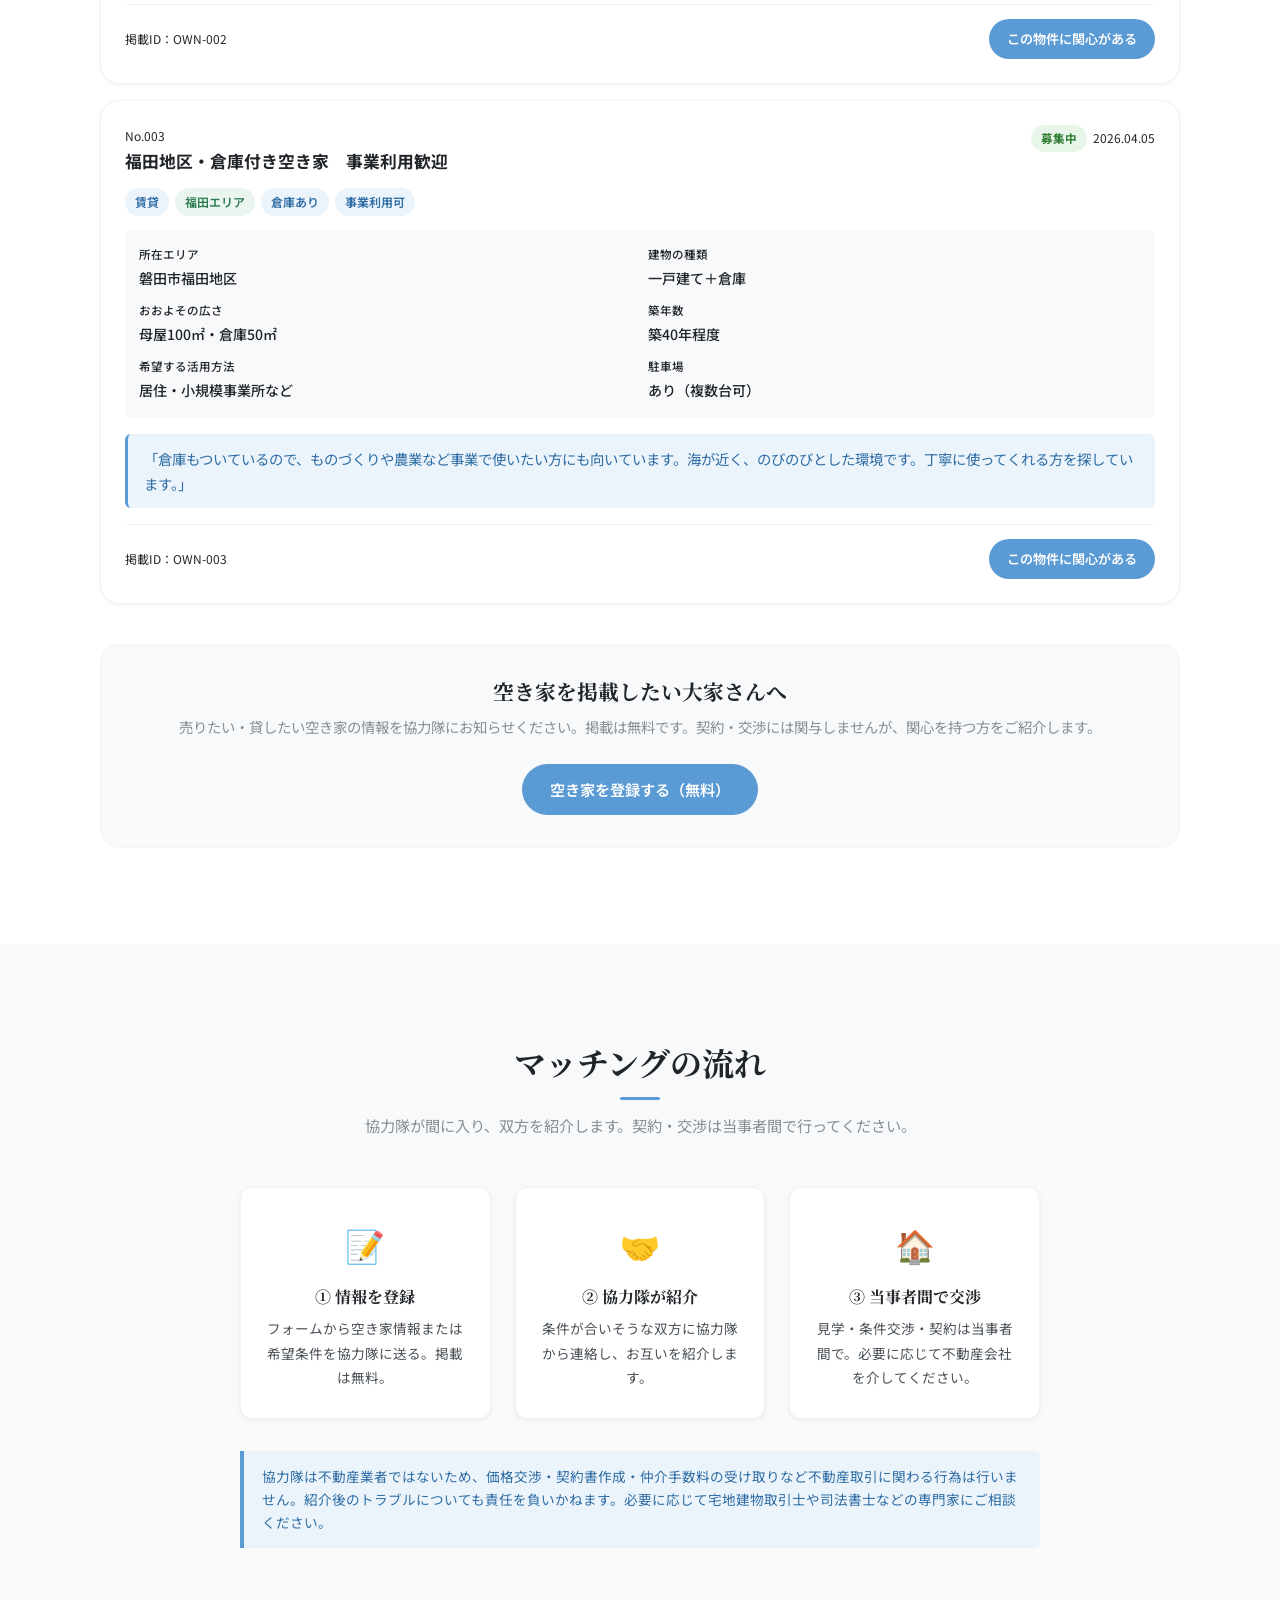
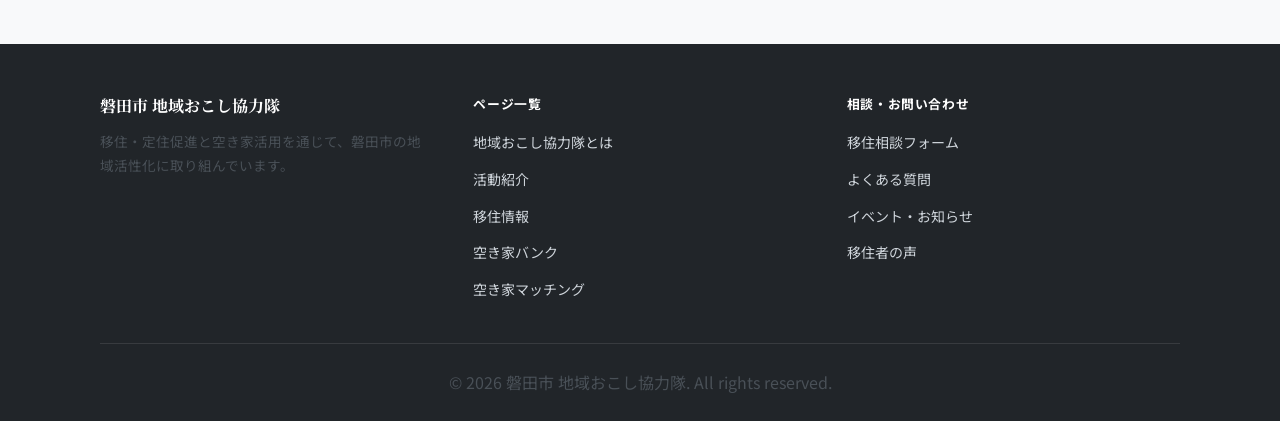
<file: akiya-matching.html>
<!DOCTYPE html>
<html lang="ja">
<head>
  <meta charset="UTF-8">
  <meta name="viewport" content="width=device-width, initial-scale=1.0">
  <title>空き家マッチング｜磐田市 地域おこし協力隊</title>
  <meta name="description" content="磐田市の空き家マッチングページ。空き家を貸したい・売りたい所有者と、空き家を活用したい方の情報を掲載しています。">
  <link rel="preconnect" href="https://fonts.googleapis.com">
  <link rel="preconnect" href="https://fonts.gstatic.com" crossorigin>
  <link href="https://fonts.googleapis.com/css2?family=Noto+Sans+JP:wght@400;500;700&family=Noto+Serif+JP:wght@400;700&display=swap" rel="stylesheet">
  <link rel="stylesheet" href="style.css">
  <style>
    .tab-wrap {
      display: flex;
      gap: 0;
      border-bottom: 2px solid var(--gray-200);
      margin-bottom: 32px;
    }
    .tab-btn {
      flex: 1;
      padding: 14px 8px;
      font-size: .95rem;
      font-weight: 600;
      color: var(--gray-500);
      background: transparent;
      border: none;
      cursor: pointer;
      border-bottom: 3px solid transparent;
      margin-bottom: -2px;
      transition: all var(--transition);
      font-family: 'Noto Sans JP', sans-serif;
    }
    .tab-btn:hover { color: var(--blue); }
    .tab-btn.active { color: var(--blue-dark); border-bottom-color: var(--blue); }

    .tab-panel { display: none; }
    .tab-panel.active { display: block; }

    .matching-card {
      background: var(--white);
      border: 1px solid var(--gray-100);
      border-radius: var(--radius-lg);
      padding: 24px;
      margin-bottom: 16px;
      box-shadow: var(--shadow-sm);
      transition: box-shadow var(--transition);
    }
    .matching-card:hover { box-shadow: var(--shadow-md); }

    .card-header {
      display: flex;
      justify-content: space-between;
      align-items: flex-start;
      margin-bottom: 14px;
      gap: 12px;
      flex-wrap: wrap;
    }
    .card-number {
      font-size: .75rem;
      color: var(--gray-400);
      font-weight: 400;
      display: block;
      margin-bottom: 4px;
    }
    .card-title {
      font-size: 1.05rem;
      font-weight: 700;
      color: var(--gray-900);
      line-height: 1.4;
    }
    .card-date {
      font-size: .75rem;
      color: var(--gray-400);
      white-space: nowrap;
      flex-shrink: 0;
    }

    .card-tags {
      display: flex;
      gap: 6px;
      flex-wrap: wrap;
      margin-bottom: 14px;
    }

    .spec-list {
      display: grid;
      grid-template-columns: repeat(2, 1fr);
      gap: 8px 16px;
      margin-bottom: 16px;
      padding: 14px;
      background: var(--gray-50);
      border-radius: var(--radius-sm);
    }
    .spec-list-item {
      display: flex;
      flex-direction: column;
      gap: 2px;
    }
    .spec-list-key {
      font-size: .72rem;
      color: var(--gray-400);
      font-weight: 500;
    }
    .spec-list-val {
      font-size: .88rem;
      color: var(--gray-800);
      font-weight: 500;
    }

    .voice-box {
      background: var(--blue-light);
      border-radius: var(--radius-sm);
      padding: 12px 16px;
      font-size: .9rem;
      color: var(--blue-dark);
      line-height: 1.75;
      margin-bottom: 16px;
      border-left: 3px solid var(--blue);
    }
    .voice-box.green {
      background: var(--green-light);
      color: #1E5C38;
      border-left-color: var(--green);
    }

    .card-footer {
      display: flex;
      justify-content: space-between;
      align-items: center;
      padding-top: 14px;
      border-top: 1px solid var(--gray-100);
      flex-wrap: wrap;
      gap: 10px;
    }
    .card-id {
      font-size: .75rem;
      color: var(--gray-400);
    }
    .btn-contact-small {
      display: inline-flex;
      align-items: center;
      gap: 6px;
      padding: 8px 18px;
      background: var(--blue);
      color: var(--white);
      border-radius: 100px;
      font-size: .82rem;
      font-weight: 600;
      transition: background var(--transition), transform var(--transition);
    }
    .btn-contact-small:hover { background: var(--blue-dark); transform: translateY(-1px); }

    .disclaimer-box {
      background: #FFF8E1;
      border: 1px solid #FFE082;
      border-radius: var(--radius-md);
      padding: 16px 20px;
      margin-bottom: 32px;
      font-size: .875rem;
      line-height: 1.8;
      color: #5D4037;
    }
    .disclaimer-box strong { color: #4E342E; }

    .register-cta {
      background: var(--gray-50);
      border-radius: var(--radius-lg);
      padding: 32px 24px;
      text-align: center;
      border: 1px solid var(--gray-100);
      margin-top: 40px;
    }
    .register-cta h3 { margin-bottom: 8px; }
    .register-cta p { color: var(--gray-500); font-size: .9rem; margin-bottom: 24px; }
    .register-btns { display: flex; gap: 12px; justify-content: center; flex-wrap: wrap; }

    .empty-state {
      text-align: center;
      padding: 48px 20px;
      color: var(--gray-400);
    }
    .empty-state .icon { font-size: 2.5rem; margin-bottom: 12px; }

    .status-badge {
      display: inline-block;
      font-size: .72rem;
      font-weight: 700;
      padding: 3px 10px;
      border-radius: 100px;
    }
    .status-open { background: #E8F5E9; color: #2E7D32; }
    .status-matched { background: #FFF3E0; color: #E65100; }

    @media (max-width: 600px) {
      .spec-list { grid-template-columns: 1fr; }
      .register-btns { flex-direction: column; }
      .register-btns .btn { width: 100%; justify-content: center; }
    }
  </style>
</head>
<body>

  <header class="site-header" id="header">
    <div class="header-inner">
      <a href="index.html" class="site-logo">
        磐田市 地域おこし協力隊<span class="demo-badge">（デモサイト）</span>
        <span>Iwata City Regional Cooperation</span>
      </a>
      <nav class="nav-links">
        <div class="nav-dropdown">
          <a href="about.html" class="nav-dropdown-toggle">協力隊とは <span class="nav-caret">▾</span></a>
          <div class="nav-dropdown-menu">
            <a href="about.html">制度の説明</a>
            <a href="activities.html">活動紹介</a>
            <a href="office.html">協力隊拠点</a>
          </div>
        </div>
        <a href="activities.html">活動紹介</a>
        <a href="iju.html">移住情報</a>
        <a href="akiya-bank.html">空き家バンク</a>
        <a href="akiya-matching.html" style="color:var(--blue);font-weight:700;">マッチング</a>
        <a href="faq.html">FAQ</a>
        <a href="consult.html" class="nav-cta">移住相談</a>
      </nav>
      <button class="hamburger" id="hamburger" aria-label="メニューを開く">
        <span></span><span></span><span></span>
      </button>
    </div>
  </header>

  <nav class="mobile-nav" id="mobileNav">
    <div class="mobile-sub-group">
      <button class="mobile-sub-toggle" id="mobileSubToggle" aria-expanded="false">協力隊とは <span class="mobile-sub-caret">▾</span></button>
      <div class="mobile-sub-menu" id="mobileSubMenu">
        <a href="about.html">制度の説明</a>
        <a href="activities.html">活動紹介</a>
        <a href="office.html">協力隊拠点</a>
      </div>
    </div>
    <a href="activities.html">活動紹介</a>
    <a href="iju.html">移住情報</a>
    <a href="akiya-bank.html">空き家バンク</a>
    <a href="akiya-matching.html">マッチング</a>
    <a href="faq.html">FAQ</a>
    <a href="consult.html" class="nav-cta">移住相談はこちら</a>
  </nav>

  <main>

    <div class="page-hero">
      <div class="container">
        <div class="breadcrumb" style="padding-top:0; margin-bottom:16px;">
          <a href="index.html">HOME</a><span>›</span><span>空き家マッチング</span>
        </div>
        <h1>空き家マッチング</h1>
        <p>空き家を持つ方と活用したい方をつなぐ情報掲示板です</p>
      </div>
    </div>

    <section class="section" style="padding-top:40px;">
      <div class="container">

        <!-- 免責・立場の明示 -->
        <div class="disclaimer-box fade-up">
          <strong>⚠️ ご利用前にご確認ください</strong><br>
          このページは地域おこし協力隊が運営する<strong>情報掲示板</strong>です。協力隊は不動産業者ではないため、<strong>契約・交渉・仲介には関与できません</strong>。掲載情報をもとに関心を持たれた方は、協力隊を通じてお互いをご紹介します。その後の交渉・契約は当事者間または不動産会社を通じて行ってください。掲載を希望される方はページ下部のフォームからご連絡ください。
        </div>

        <!-- タブ -->
        <div class="tab-wrap fade-up">
          <button class="tab-btn active" onclick="switchTab('owner')">
            🏠 空き家を貸したい・売りたい
          </button>
          <button class="tab-btn" onclick="switchTab('user')">
            🔍 空き家を探している・活用したい
          </button>
        </div>

        <!-- ===== 所有者タブ ===== -->
        <div class="tab-panel active" id="tab-owner">

          <!-- 物件1 -->
          <div class="matching-card fade-up">
            <div class="card-header">
              <div>
                <span class="card-number">No.001</span>
                <div class="card-title">掛塚地区・築50年の古民家　賃貸希望</div>
              </div>
              <div style="display:flex;gap:6px;align-items:center;flex-wrap:wrap;">
                <span class="status-badge status-open">募集中</span>
                <span class="card-date">2026.05.10</span>
              </div>
            </div>
            <div class="card-tags">
              <span class="tag">賃貸</span>
              <span class="tag-green tag">磐田エリア</span>
              <span class="tag">古民家</span>
              <span class="tag">平屋</span>
            </div>
            <div class="spec-list">
              <div class="spec-list-item">
                <span class="spec-list-key">所在エリア</span>
                <span class="spec-list-val">磐田市掛塚地区</span>
              </div>
              <div class="spec-list-item">
                <span class="spec-list-key">建物の種類</span>
                <span class="spec-list-val">古民家・平屋</span>
              </div>
              <div class="spec-list-item">
                <span class="spec-list-key">おおよその広さ</span>
                <span class="spec-list-val">100㎡以上</span>
              </div>
              <div class="spec-list-item">
                <span class="spec-list-key">築年数</span>
                <span class="spec-list-val">築50年以上</span>
              </div>
              <div class="spec-list-item">
                <span class="spec-list-key">希望する活用方法</span>
                <span class="spec-list-val">居住・カフェ・工房など</span>
              </div>
              <div class="spec-list-item">
                <span class="spec-list-key">駐車場</span>
                <span class="spec-list-val">あり（2台）</span>
              </div>
            </div>
            <div class="voice-box">
              「親が住んでいた家ですが、空き家になって数年が経ちます。古い建物ですが、大切に使ってくれる方に貸したいと思っています。リフォームについても相談に応じます。」
            </div>
            <div class="card-footer">
              <span class="card-id">掲載ID：OWN-001</span>
              <a href="consult.html?ref=OWN-001" class="btn-contact-small">この物件に関心がある</a>
            </div>
          </div>

          <!-- 物件2 -->
          <div class="matching-card fade-up">
            <div class="card-header">
              <div>
                <span class="card-number">No.002</span>
                <div class="card-title">豊田地区・空き家　売却または賃貸を検討中</div>
              </div>
              <div style="display:flex;gap:6px;align-items:center;flex-wrap:wrap;">
                <span class="status-badge status-open">募集中</span>
                <span class="card-date">2026.04.22</span>
              </div>
            </div>
            <div class="card-tags">
              <span class="tag">売却・賃貸どちらも可</span>
              <span class="tag-green tag">豊田エリア</span>
              <span class="tag">一戸建て</span>
            </div>
            <div class="spec-list">
              <div class="spec-list-item">
                <span class="spec-list-key">所在エリア</span>
                <span class="spec-list-val">磐田市豊田地区</span>
              </div>
              <div class="spec-list-item">
                <span class="spec-list-key">建物の種類</span>
                <span class="spec-list-val">一戸建て・2階建て</span>
              </div>
              <div class="spec-list-item">
                <span class="spec-list-key">おおよその広さ</span>
                <span class="spec-list-val">80〜100㎡</span>
              </div>
              <div class="spec-list-item">
                <span class="spec-list-key">築年数</span>
                <span class="spec-list-val">築30年程度</span>
              </div>
              <div class="spec-list-item">
                <span class="spec-list-key">希望する活用方法</span>
                <span class="spec-list-val">居住・テレワーク拠点など</span>
              </div>
              <div class="spec-list-item">
                <span class="spec-list-key">駐車場</span>
                <span class="spec-list-val">あり（1台）</span>
              </div>
            </div>
            <div class="voice-box">
              「相続した家ですが、遠方に住んでいるため管理が難しくなっています。売却でも賃貸でも、活用してくれる方を探しています。価格は相談に応じます。」
            </div>
            <div class="card-footer">
              <span class="card-id">掲載ID：OWN-002</span>
              <a href="consult.html?ref=OWN-002" class="btn-contact-small">この物件に関心がある</a>
            </div>
          </div>

          <!-- 物件3 -->
          <div class="matching-card fade-up">
            <div class="card-header">
              <div>
                <span class="card-number">No.003</span>
                <div class="card-title">福田地区・倉庫付き空き家　事業利用歓迎</div>
              </div>
              <div style="display:flex;gap:6px;align-items:center;flex-wrap:wrap;">
                <span class="status-badge status-open">募集中</span>
                <span class="card-date">2026.04.05</span>
              </div>
            </div>
            <div class="card-tags">
              <span class="tag">賃貸</span>
              <span class="tag-green tag">福田エリア</span>
              <span class="tag">倉庫あり</span>
              <span class="tag">事業利用可</span>
            </div>
            <div class="spec-list">
              <div class="spec-list-item">
                <span class="spec-list-key">所在エリア</span>
                <span class="spec-list-val">磐田市福田地区</span>
              </div>
              <div class="spec-list-item">
                <span class="spec-list-key">建物の種類</span>
                <span class="spec-list-val">一戸建て＋倉庫</span>
              </div>
              <div class="spec-list-item">
                <span class="spec-list-key">おおよその広さ</span>
                <span class="spec-list-val">母屋100㎡・倉庫50㎡</span>
              </div>
              <div class="spec-list-item">
                <span class="spec-list-key">築年数</span>
                <span class="spec-list-val">築40年程度</span>
              </div>
              <div class="spec-list-item">
                <span class="spec-list-key">希望する活用方法</span>
                <span class="spec-list-val">居住・小規模事業所など</span>
              </div>
              <div class="spec-list-item">
                <span class="spec-list-key">駐車場</span>
                <span class="spec-list-val">あり（複数台可）</span>
              </div>
            </div>
            <div class="voice-box">
              「倉庫もついているので、ものづくりや農業など事業で使いたい方にも向いています。海が近く、のびのびとした環境です。丁寧に使ってくれる方を探しています。」
            </div>
            <div class="card-footer">
              <span class="card-id">掲載ID：OWN-003</span>
              <a href="consult.html?ref=OWN-003" class="btn-contact-small">この物件に関心がある</a>
            </div>
          </div>

          <!-- 登録CTA -->
          <div class="register-cta fade-up">
            <h3>空き家を掲載したい大家さんへ</h3>
            <p>売りたい・貸したい空き家の情報を協力隊にお知らせください。掲載は無料です。契約・交渉には関与しませんが、関心を持つ方をご紹介します。</p>
            <div class="register-btns">
              <a href="consult.html" class="btn btn-primary">空き家を登録する（無料）</a>
            </div>
          </div>

        </div>

        <!-- ===== 活用希望者タブ ===== -->
        <div class="tab-panel" id="tab-user">

          <!-- 希望1 -->
          <div class="matching-card fade-up">
            <div class="card-header">
              <div>
                <span class="card-number">No.001</span>
                <div class="card-title">古民家でカフェ・ゲストハウスを開きたい</div>
              </div>
              <div style="display:flex;gap:6px;align-items:center;flex-wrap:wrap;">
                <span class="status-badge status-open">募集中</span>
                <span class="card-date">2026.05.15</span>
              </div>
            </div>
            <div class="card-tags">
              <span class="tag">賃貸希望</span>
              <span class="tag-green tag">エリア不問</span>
              <span class="tag">古民家</span>
              <span class="tag">事業利用</span>
            </div>
            <div class="spec-list">
              <div class="spec-list-item">
                <span class="spec-list-key">希望エリア</span>
                <span class="spec-list-val">磐田市内（エリア不問）</span>
              </div>
              <div class="spec-list-item">
                <span class="spec-list-key">希望する建物</span>
                <span class="spec-list-val">古民家・100㎡以上</span>
              </div>
              <div class="spec-list-item">
                <span class="spec-list-key">活用方法</span>
                <span class="spec-list-val">カフェ・ゲストハウス</span>
              </div>
              <div class="spec-list-item">
                <span class="spec-list-key">希望家賃</span>
                <span class="spec-list-val">〜8万円／月</span>
              </div>
              <div class="spec-list-item">
                <span class="spec-list-key">リフォーム</span>
                <span class="spec-list-val">DIY・リノベ可能な物件希望</span>
              </div>
              <div class="spec-list-item">
                <span class="spec-list-key">入居希望時期</span>
                <span class="spec-list-val">2026年内</span>
              </div>
            </div>
            <div class="voice-box green">
              「磐田の古い町並みが好きで、古民家を活かしたカフェとゲストハウスを開くのが夢です。梁や土間が残っている物件が理想です。自分でDIYもできます。移住も考えています。」
            </div>
            <div class="card-footer">
              <span class="card-id">掲載ID：USR-001</span>
              <a href="consult.html?ref=USR-001" class="btn-contact-small">この方に関心がある</a>
            </div>
          </div>

          <!-- 希望2 -->
          <div class="matching-card fade-up">
            <div class="card-header">
              <div>
                <span class="card-number">No.002</span>
                <div class="card-title">テレワーク移住・家族3人で田舎暮らし希望</div>
              </div>
              <div style="display:flex;gap:6px;align-items:center;flex-wrap:wrap;">
                <span class="status-badge status-open">募集中</span>
                <span class="card-date">2026.05.08</span>
              </div>
            </div>
            <div class="card-tags">
              <span class="tag">賃貸希望</span>
              <span class="tag-green tag">竜洋・福田エリア</span>
              <span class="tag">子育て世帯</span>
              <span class="tag">庭あり希望</span>
            </div>
            <div class="spec-list">
              <div class="spec-list-item">
                <span class="spec-list-key">希望エリア</span>
                <span class="spec-list-val">竜洋・福田地区周辺</span>
              </div>
              <div class="spec-list-item">
                <span class="spec-list-key">希望する建物</span>
                <span class="spec-list-val">一戸建て・3LDK以上</span>
              </div>
              <div class="spec-list-item">
                <span class="spec-list-key">活用方法</span>
                <span class="spec-list-val">家族での居住・テレワーク</span>
              </div>
              <div class="spec-list-item">
                <span class="spec-list-key">希望家賃</span>
                <span class="spec-list-val">〜6万円／月</span>
              </div>
              <div class="spec-list-item">
                <span class="spec-list-key">駐車場</span>
                <span class="spec-list-val">2台以上必須</span>
              </div>
              <div class="spec-list-item">
                <span class="spec-list-key">入居希望時期</span>
                <span class="spec-list-val">2026年秋ごろ</span>
              </div>
            </div>
            <div class="voice-box green">
              「名古屋からの移住を検討しています。夫婦ともにテレワーク勤務で、小学生の子どもが1人います。庭で家庭菜園ができる環境が理想。海が近い竜洋・福田エリアに憧れています。」
            </div>
            <div class="card-footer">
              <span class="card-id">掲載ID：USR-002</span>
              <a href="consult.html?ref=USR-002" class="btn-contact-small">この方に関心がある</a>
            </div>
          </div>

          <!-- 希望3 -->
          <div class="matching-card fade-up">
            <div class="card-header">
              <div>
                <span class="card-number">No.003</span>
                <div class="card-title">農業×DIYリノベ・空き家を拠点にしたい</div>
              </div>
              <div style="display:flex;gap:6px;align-items:center;flex-wrap:wrap;">
                <span class="status-badge status-open">募集中</span>
                <span class="card-date">2026.04.18</span>
              </div>
            </div>
            <div class="card-tags">
              <span class="tag">購入希望</span>
              <span class="tag-green tag">豊岡・豊田エリア</span>
              <span class="tag">農地付き希望</span>
              <span class="tag">DIY可</span>
            </div>
            <div class="spec-list">
              <div class="spec-list-item">
                <span class="spec-list-key">希望エリア</span>
                <span class="spec-list-val">豊岡・豊田地区周辺</span>
              </div>
              <div class="spec-list-item">
                <span class="spec-list-key">希望する建物</span>
                <span class="spec-list-val">古民家・農地付きあれば尚良</span>
              </div>
              <div class="spec-list-item">
                <span class="spec-list-key">活用方法</span>
                <span class="spec-list-val">居住＋小規模農業</span>
              </div>
              <div class="spec-list-item">
                <span class="spec-list-key">希望価格</span>
                <span class="spec-list-val">〜500万円</span>
              </div>
              <div class="spec-list-item">
                <span class="spec-list-key">リフォーム</span>
                <span class="spec-list-val">自分でDIYリノベする予定</span>
              </div>
              <div class="spec-list-item">
                <span class="spec-list-key">入居希望時期</span>
                <span class="spec-list-val">急ぎではない・じっくり探す</span>
              </div>
            </div>
            <div class="voice-box green">
              「東京から磐田に移住予定です。農業をやりながら古民家をDIYで直して住みたいと思っています。多少ボロくても大丈夫。農地が付いていると嬉しいです。」
            </div>
            <div class="card-footer">
              <span class="card-id">掲載ID：USR-003</span>
              <a href="consult.html?ref=USR-003" class="btn-contact-small">この方に関心がある</a>
            </div>
          </div>

          <!-- 登録CTA -->
          <div class="register-cta fade-up">
            <h3>空き家を探している方へ</h3>
            <p>希望エリア・活用方法・予算などを協力隊にお知らせください。掲載は無料です。条件に合う空き家オーナーをご紹介します。</p>
            <div class="register-btns">
              <a href="consult.html" class="btn btn-green">活用希望を登録する（無料）</a>
            </div>
          </div>

        </div>

      </div>
    </section>

    <!-- マッチングの流れ -->
    <section class="section" style="background:var(--gray-50);">
      <div class="container">
        <h2 class="section-title fade-up">マッチングの流れ</h2>
        <p class="section-sub fade-up">協力隊が間に入り、双方を紹介します。契約・交渉は当事者間で行ってください。</p>
        <div class="grid-3" style="max-width:800px;margin:0 auto;">

          <div class="card fade-up">
            <div class="card-body" style="text-align:center;padding:28px 20px;">
              <div style="font-size:2rem;margin-bottom:12px;">📝</div>
              <h3 style="margin-bottom:8px;font-size:1rem;">① 情報を登録</h3>
              <p style="font-size:.85rem;">フォームから空き家情報または希望条件を協力隊に送る。掲載は無料。</p>
            </div>
          </div>

          <div class="card fade-up">
            <div class="card-body" style="text-align:center;padding:28px 20px;">
              <div style="font-size:2rem;margin-bottom:12px;">🤝</div>
              <h3 style="margin-bottom:8px;font-size:1rem;">② 協力隊が紹介</h3>
              <p style="font-size:.85rem;">条件が合いそうな双方に協力隊から連絡し、お互いを紹介します。</p>
            </div>
          </div>

          <div class="card fade-up">
            <div class="card-body" style="text-align:center;padding:28px 20px;">
              <div style="font-size:2rem;margin-bottom:12px;">🏠</div>
              <h3 style="margin-bottom:8px;font-size:1rem;">③ 当事者間で交渉</h3>
              <p style="font-size:.85rem;">見学・条件交渉・契約は当事者間で。必要に応じて不動産会社を介してください。</p>
            </div>
          </div>

        </div>
        <div class="notice-box" style="max-width:800px;margin:32px auto 0;font-size:.85rem;">
          協力隊は不動産業者ではないため、価格交渉・契約書作成・仲介手数料の受け取りなど不動産取引に関わる行為は行いません。紹介後のトラブルについても責任を負いかねます。必要に応じて宅地建物取引士や司法書士などの専門家にご相談ください。
        </div>
      </div>
    </section>

  </main>

  <footer class="site-footer">
    <div class="container">
      <div class="footer-inner">
        <div>
          <div class="footer-logo">磐田市 地域おこし協力隊</div>
          <p class="footer-desc">移住・定住促進と空き家活用を通じて、磐田市の地域活性化に取り組んでいます。</p>
        </div>
        <div>
          <div class="footer-heading">ページ一覧</div>
          <ul class="footer-links">
            <li><a href="about.html">地域おこし協力隊とは</a></li>
            <li><a href="activities.html">活動紹介</a></li>
            <li><a href="iju.html">移住情報</a></li>
            <li><a href="akiya-bank.html">空き家バンク</a></li>
            <li><a href="akiya-matching.html">空き家マッチング</a></li>
          </ul>
        </div>
        <div>
          <div class="footer-heading">相談・お問い合わせ</div>
          <ul class="footer-links">
            <li><a href="consult.html">移住相談フォーム</a></li>
            <li><a href="faq.html">よくある質問</a></li>
            <li><a href="events.html">イベント・お知らせ</a></li>
            <li><a href="voices.html">移住者の声</a></li>
          </ul>
        </div>
      </div>
      <div class="footer-bottom">
        <p>© 2026 磐田市 地域おこし協力隊. All rights reserved.</p>
      </div>
    </div>
  </footer>

  <script>
    const header = document.getElementById('header');
    window.addEventListener('scroll', () => {
      header.classList.toggle('scrolled', window.scrollY > 10);
    });
    const hamburger = document.getElementById('hamburger');
    const mobileNav = document.getElementById('mobileNav');
    const mobileSubToggle = document.getElementById('mobileSubToggle');
    const mobileSubMenu = document.getElementById('mobileSubMenu');
    hamburger.addEventListener('click', () => {
      hamburger.classList.toggle('open');
      mobileNav.classList.toggle('open');
      if (!mobileNav.classList.contains('open')) {
        mobileSubToggle.setAttribute('aria-expanded', 'false');
        mobileSubMenu.classList.remove('open');
      }
    });
    mobileSubToggle.addEventListener('click', () => {
      const expanded = mobileSubToggle.getAttribute('aria-expanded') === 'true';
      mobileSubToggle.setAttribute('aria-expanded', String(!expanded));
      mobileSubMenu.classList.toggle('open');
    });
    mobileNav.querySelectorAll('a').forEach(a => {
      a.addEventListener('click', () => {
        hamburger.classList.remove('open');
        mobileNav.classList.remove('open');
        mobileSubToggle.setAttribute('aria-expanded', 'false');
        mobileSubMenu.classList.remove('open');
      });
    });

    // タブ切り替え
    function switchTab(id) {
      document.querySelectorAll('.tab-btn').forEach(b => b.classList.remove('active'));
      document.querySelectorAll('.tab-panel').forEach(p => p.classList.remove('active'));
      document.getElementById('tab-' + id).classList.add('active');
      event.target.classList.add('active');
    }

    // フェードアップ
    const observer = new IntersectionObserver((entries) => {
      entries.forEach((e, i) => {
        if (e.isIntersecting) setTimeout(() => e.target.classList.add('visible'), i * 80);
      });
    }, { threshold: 0.1 });
    document.querySelectorAll('.fade-up').forEach(el => observer.observe(el));
  </script>

</body>
</html>
</file>
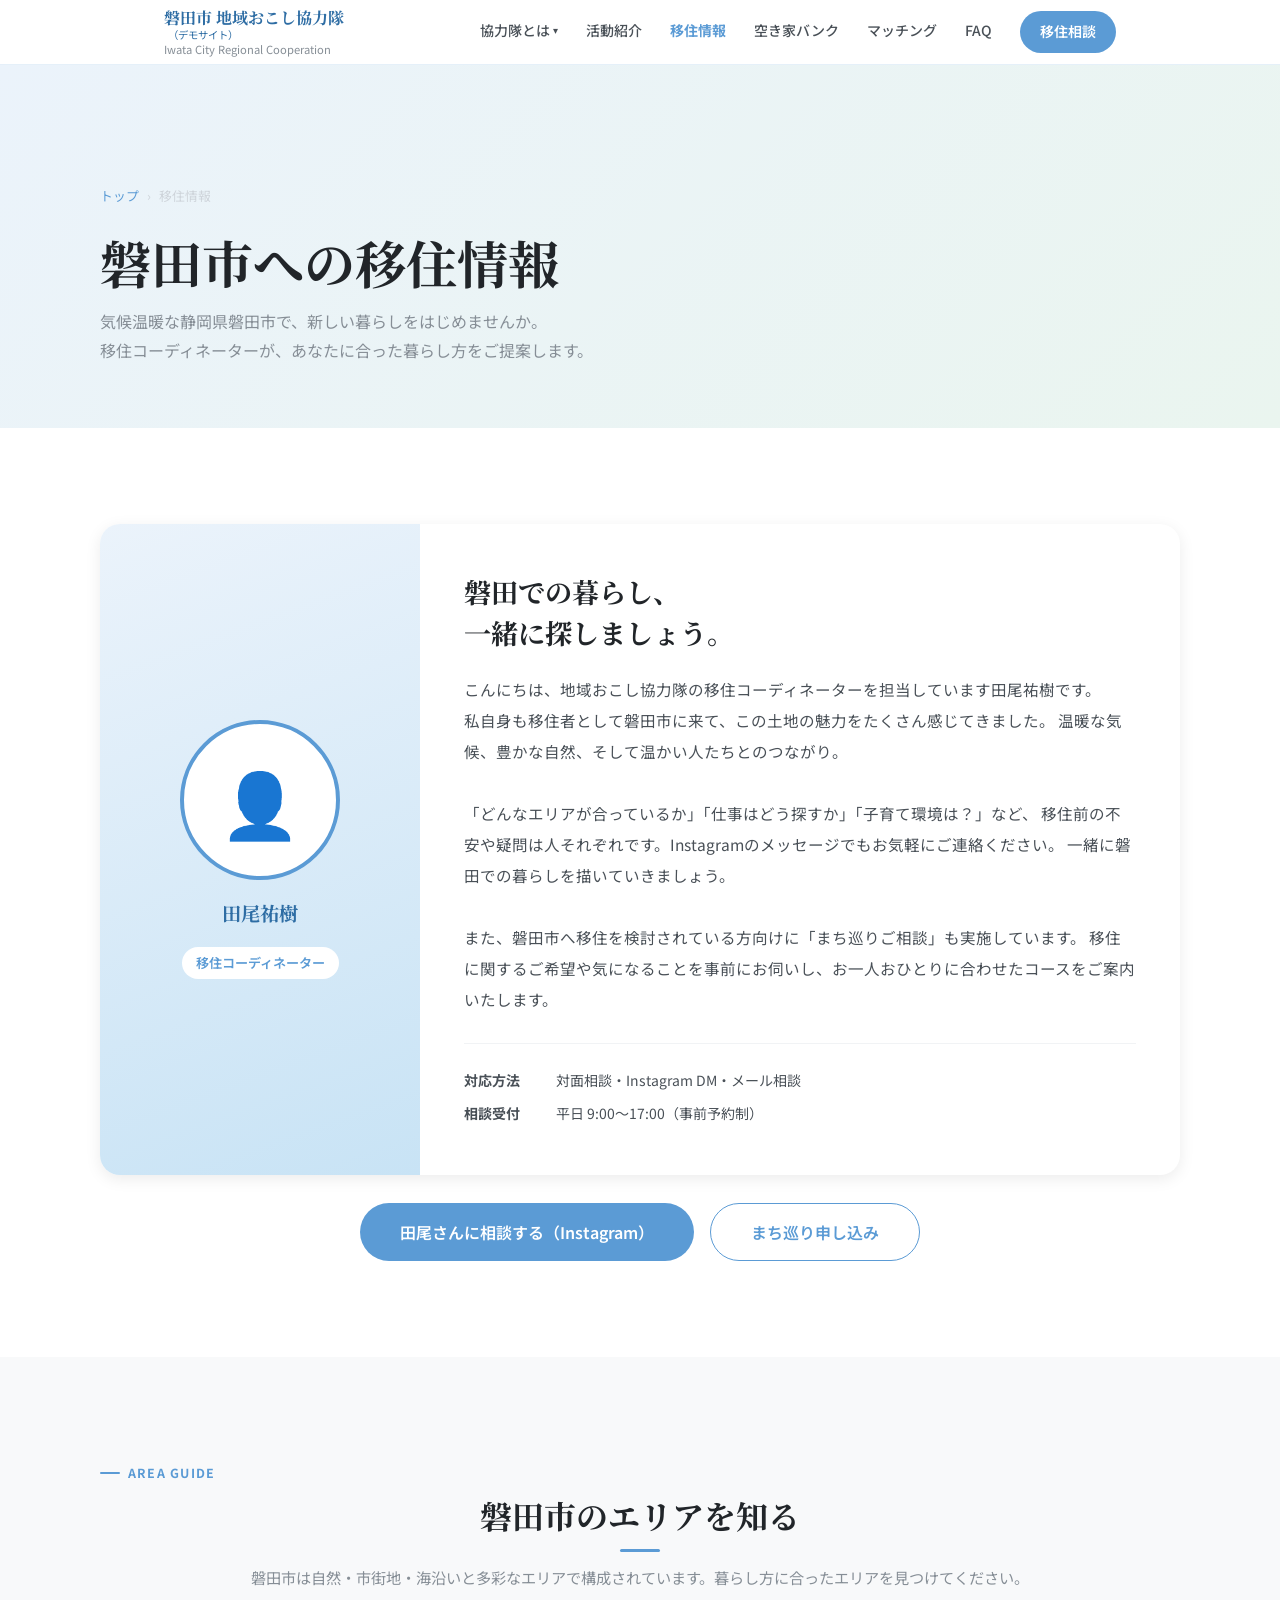
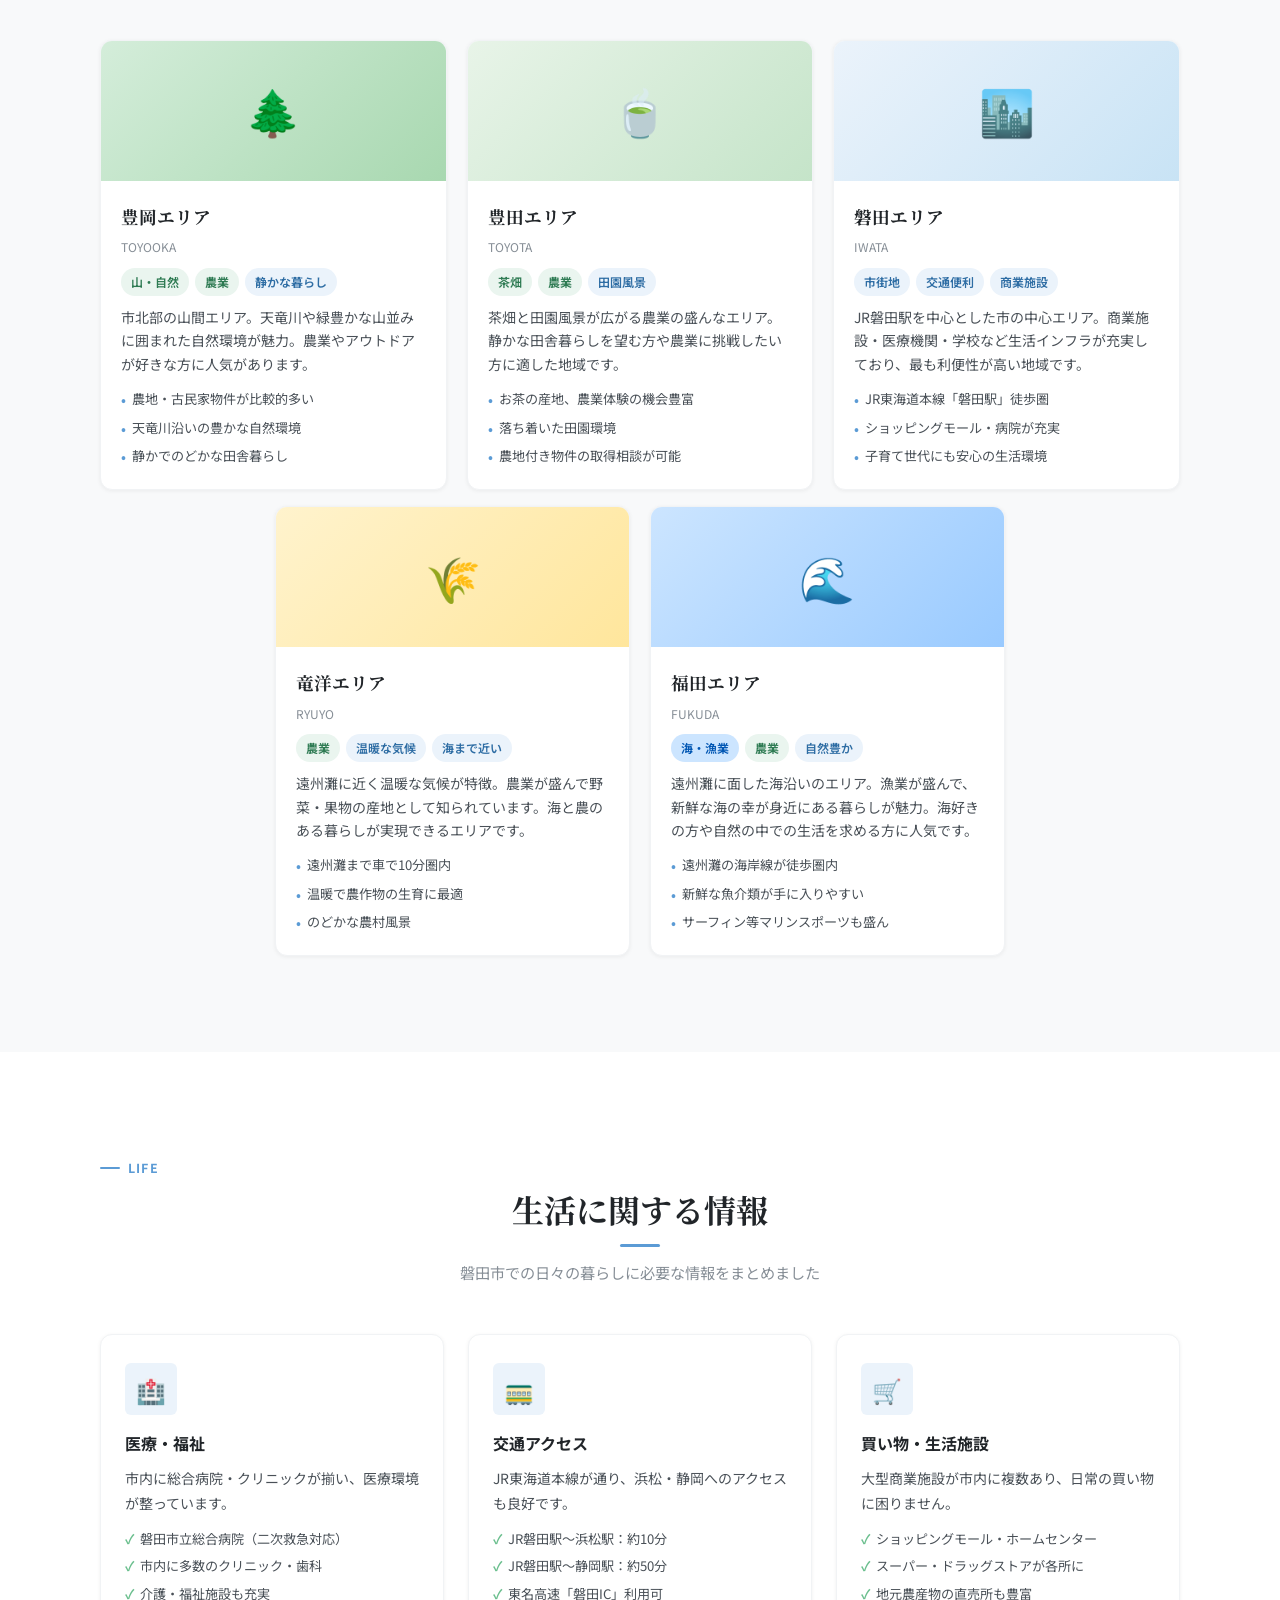
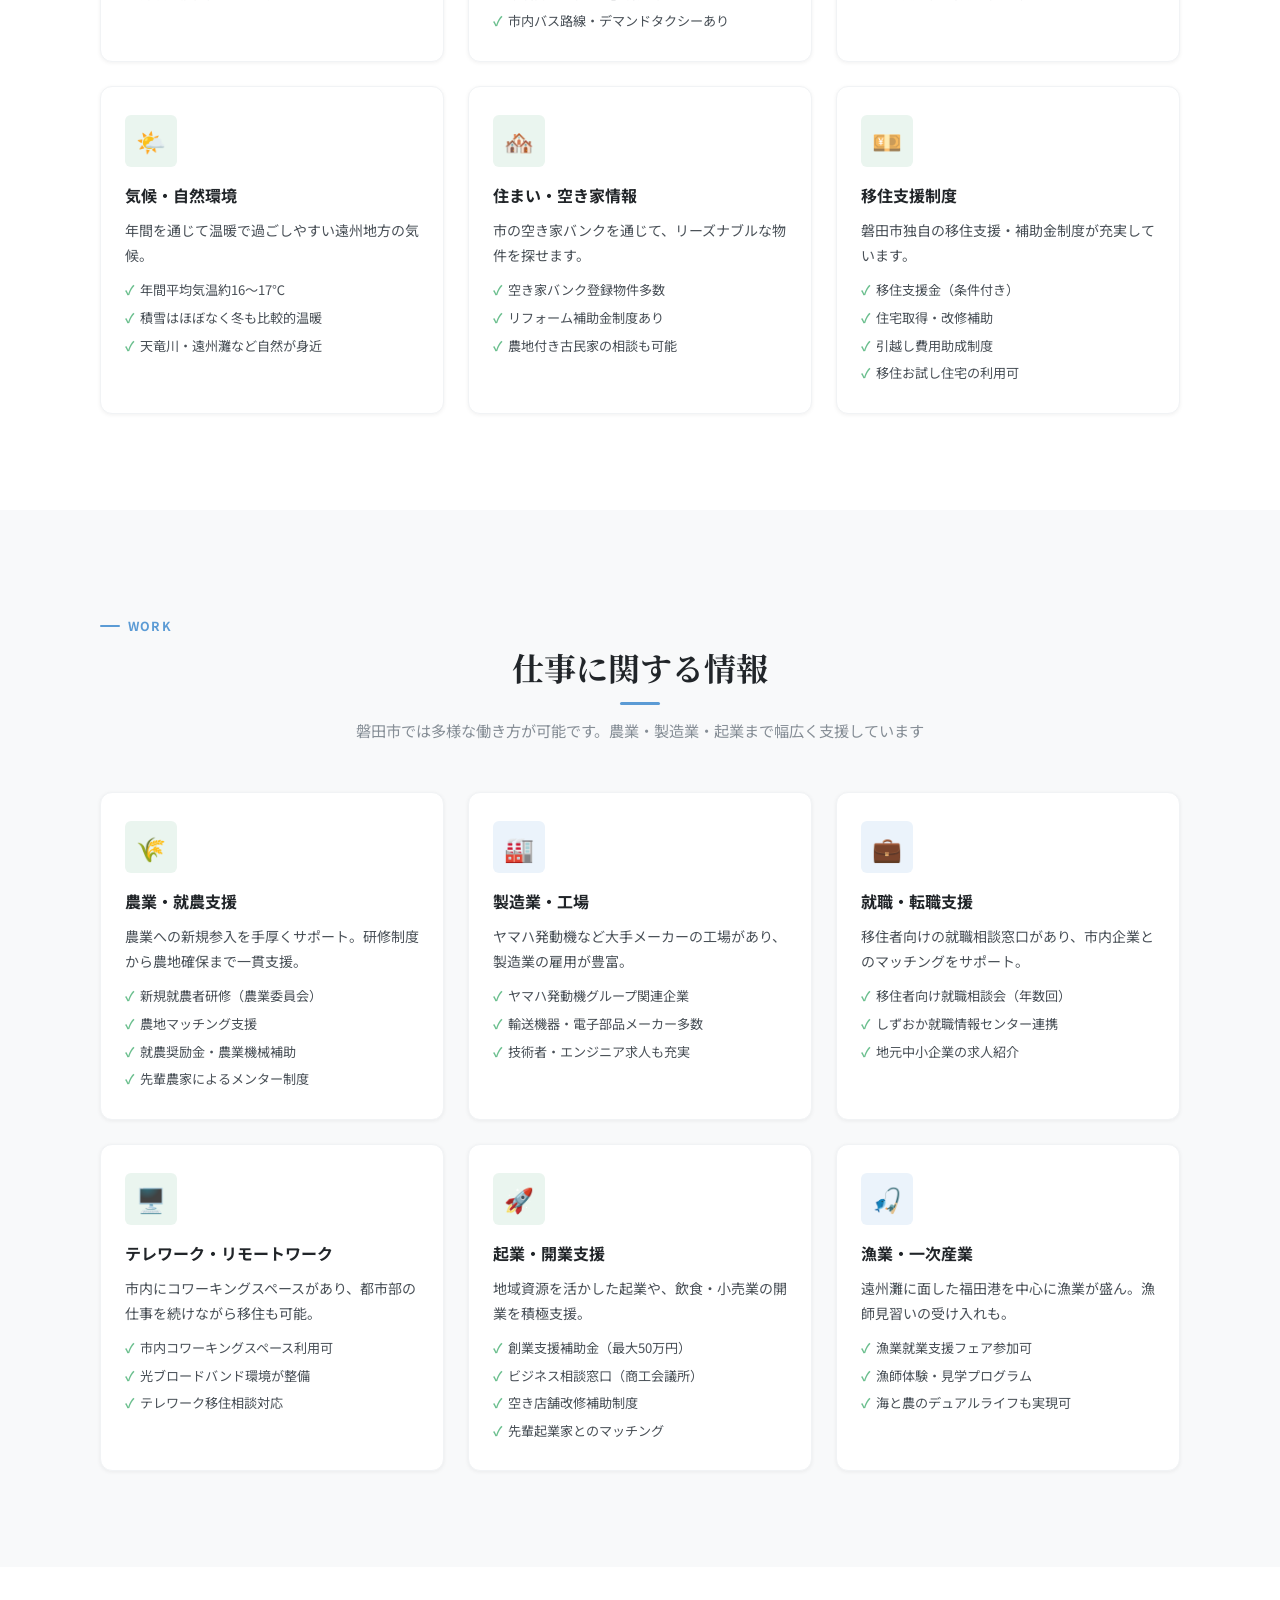
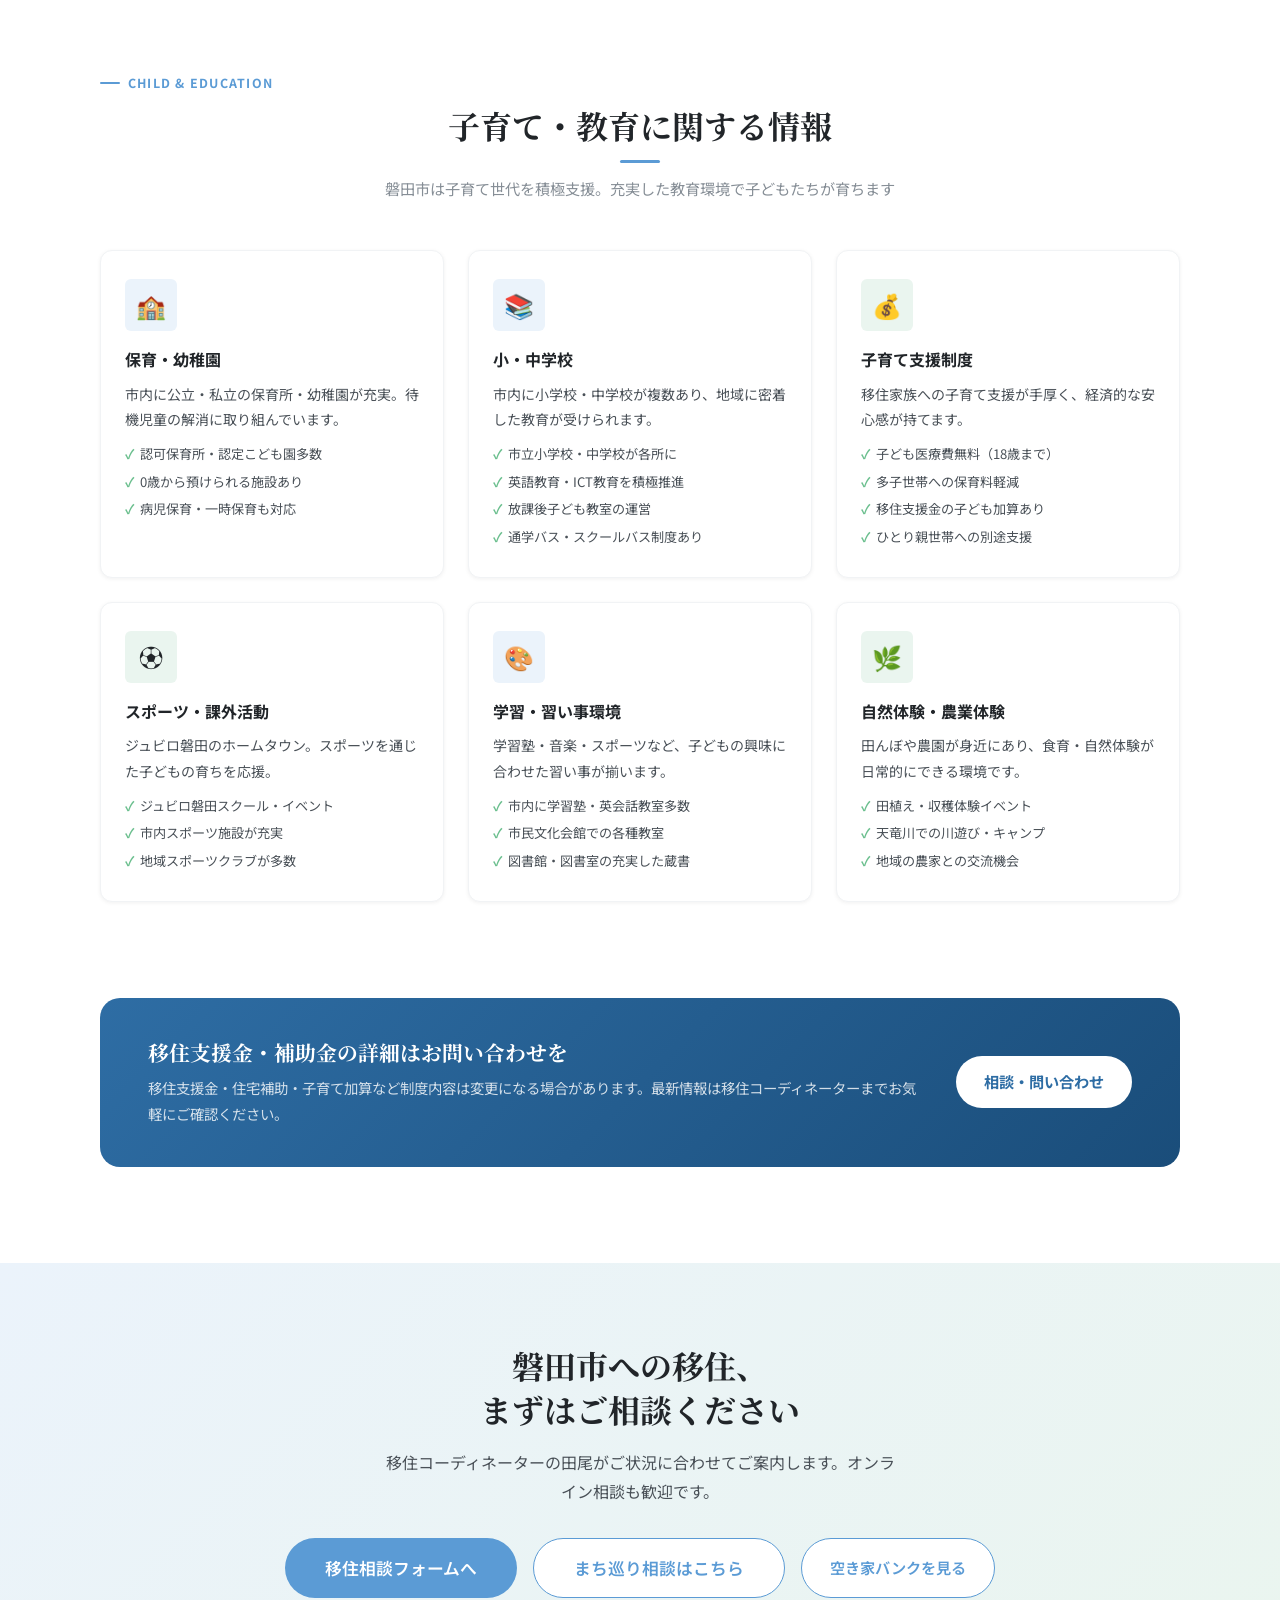
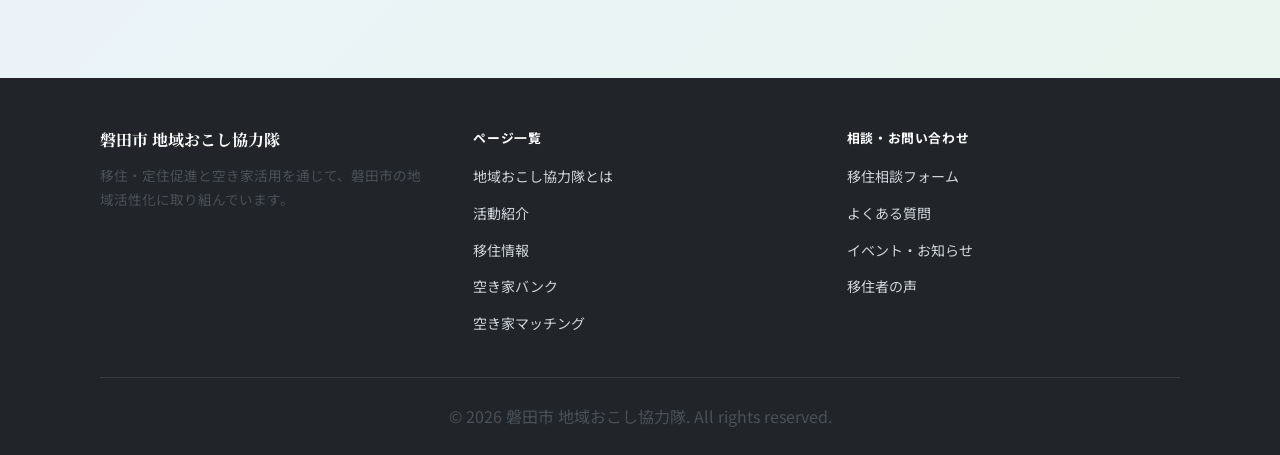
<file: iju.html>
<!DOCTYPE html>
<html lang="ja">
<head>
  <meta charset="UTF-8">
  <meta name="viewport" content="width=device-width, initial-scale=1.0">
  <title>移住情報｜磐田市 地域おこし協力隊</title>
  <meta name="description" content="磐田市への移住情報をご紹介。エリア特徴・生活・仕事・子育てまで、移住コーディネーターがサポートします。">
  <link rel="preconnect" href="https://fonts.googleapis.com">
  <link rel="preconnect" href="https://fonts.gstatic.com" crossorigin>
  <link href="https://fonts.googleapis.com/css2?family=Noto+Sans+JP:wght@400;500;700&family=Noto+Serif+JP:wght@400;700&display=swap" rel="stylesheet">
  <link rel="stylesheet" href="style.css">
  <style>
    /* ===== コーディネーター紹介 ===== */
    .coordinator-card {
      background: var(--white);
      border-radius: var(--radius-lg);
      box-shadow: var(--shadow-md);
      overflow: hidden;
      display: grid;
      grid-template-columns: 320px 1fr;
    }
    .coordinator-photo {
      background: linear-gradient(160deg, var(--blue-light) 0%, #c8e3f5 100%);
      display: flex;
      flex-direction: column;
      align-items: center;
      justify-content: center;
      padding: 48px 32px;
      gap: 16px;
    }
    .coordinator-avatar {
      width: 160px;
      height: 160px;
      border-radius: 50%;
      background: var(--white);
      border: 4px solid var(--blue);
      display: flex;
      align-items: center;
      justify-content: center;
      font-size: 4rem;
      overflow: hidden;
    }
    .coordinator-avatar img {
      width: 100%;
      height: 100%;
      object-fit: cover;
    }
    .coordinator-photo-name {
      font-family: 'Noto Serif JP', serif;
      font-size: 1.2rem;
      font-weight: 700;
      color: var(--blue-dark);
      text-align: center;
    }
    .coordinator-photo-role {
      font-size: .82rem;
      color: var(--blue);
      font-weight: 600;
      background: var(--white);
      padding: 4px 14px;
      border-radius: 100px;
    }
    .coordinator-body {
      padding: 48px 44px;
      display: flex;
      flex-direction: column;
      justify-content: center;
    }
    .coordinator-label {
      font-size: .75rem;
      font-weight: 700;
      letter-spacing: .1em;
      color: var(--blue);
      text-transform: uppercase;
      margin-bottom: 10px;
    }
    .coordinator-title {
      font-family: 'Noto Serif JP', serif;
      font-size: clamp(1.3rem, 2.5vw, 1.7rem);
      font-weight: 700;
      color: var(--gray-900);
      line-height: 1.5;
      margin-bottom: 20px;
    }
    .coordinator-msg {
      font-size: .97rem;
      color: var(--gray-700);
      line-height: 2;
      margin-bottom: 28px;
    }
    .coordinator-meta {
      display: flex;
      flex-direction: column;
      gap: 8px;
      padding-top: 24px;
      border-top: 1px solid var(--gray-100);
    }
    .coordinator-meta-row {
      display: flex;
      gap: 12px;
      font-size: .875rem;
    }
    .coordinator-meta-key {
      font-weight: 700;
      color: var(--gray-700);
      min-width: 80px;
      flex-shrink: 0;
    }
    .coordinator-meta-val {
      color: var(--gray-700);
    }

    /* ===== エリアカード ===== */
    .area-grid {
      display: grid;
      grid-template-columns: repeat(3, 1fr);
      gap: 20px;
      margin-bottom: 16px;
    }
    .area-grid-bottom {
      display: grid;
      grid-template-columns: repeat(2, 1fr);
      gap: 20px;
      max-width: calc(66.6% + 10px);
    }
    .area-card {
      background: var(--white);
      border-radius: var(--radius-md);
      border: 1px solid var(--gray-100);
      box-shadow: var(--shadow-sm);
      overflow: hidden;
      transition: transform var(--transition), box-shadow var(--transition);
    }
    .area-card:hover { transform: translateY(-4px); box-shadow: var(--shadow-lg); }
    .area-img {
      width: 100%;
      height: 140px;
      display: flex;
      align-items: center;
      justify-content: center;
      font-size: 2.8rem;
    }
    .area-img-toyooka { background: linear-gradient(135deg, #d4edda, #a8d8b0); }
    .area-img-toyota  { background: linear-gradient(135deg, #e8f4e8, #c5e4c9); }
    .area-img-iwata   { background: linear-gradient(135deg, var(--blue-light), #c8e3f5); }
    .area-img-ryuyo   { background: linear-gradient(135deg, #fff3cd, #ffe69c); }
    .area-img-fukuda  { background: linear-gradient(135deg, #cce5ff, #99caff); }
    .area-body {
      padding: 20px;
    }
    .area-name {
      font-family: 'Noto Serif JP', serif;
      font-size: 1.1rem;
      font-weight: 700;
      color: var(--gray-900);
      margin-bottom: 4px;
    }
    .area-kana {
      font-size: .75rem;
      color: var(--gray-500);
      margin-bottom: 10px;
    }
    .area-tags {
      display: flex;
      gap: 6px;
      flex-wrap: wrap;
      margin-bottom: 10px;
    }
    .area-desc {
      font-size: .875rem;
      color: var(--gray-700);
      line-height: 1.7;
    }
    .area-points {
      margin-top: 10px;
      display: flex;
      flex-direction: column;
      gap: 4px;
    }
    .area-point {
      display: flex;
      align-items: flex-start;
      gap: 6px;
      font-size: .82rem;
      color: var(--gray-700);
    }
    .area-point::before {
      content: '•';
      color: var(--blue);
      font-weight: 700;
      flex-shrink: 0;
      margin-top: 1px;
    }

    /* ===== 情報カード ===== */
    .info-card {
      background: var(--white);
      border-radius: var(--radius-md);
      border: 1px solid var(--gray-100);
      box-shadow: var(--shadow-sm);
      padding: 28px 24px;
      transition: transform var(--transition), box-shadow var(--transition);
    }
    .info-card:hover { transform: translateY(-3px); box-shadow: var(--shadow-md); }
    .info-icon {
      width: 52px;
      height: 52px;
      border-radius: var(--radius-sm);
      display: flex;
      align-items: center;
      justify-content: center;
      font-size: 1.5rem;
      margin-bottom: 14px;
    }
    .info-icon-blue  { background: var(--blue-light); }
    .info-icon-green { background: var(--green-light); }
    .info-title {
      font-size: 1rem;
      font-weight: 700;
      color: var(--gray-900);
      margin-bottom: 8px;
    }
    .info-desc {
      font-size: .875rem;
      color: var(--gray-700);
      line-height: 1.8;
    }
    .info-list {
      margin-top: 10px;
      display: flex;
      flex-direction: column;
      gap: 4px;
    }
    .info-list-item {
      display: flex;
      align-items: flex-start;
      gap: 6px;
      font-size: .82rem;
      color: var(--gray-700);
    }
    .info-list-item::before {
      content: '✓';
      color: var(--green);
      font-weight: 700;
      flex-shrink: 0;
    }

    /* ===== セクション見出し（左ライン） ===== */
    .section-eyebrow {
      display: inline-flex;
      align-items: center;
      gap: 8px;
      font-size: .78rem;
      font-weight: 700;
      color: var(--blue);
      letter-spacing: .1em;
      text-transform: uppercase;
      margin-bottom: 8px;
    }
    .section-eyebrow::before {
      content: '';
      width: 20px;
      height: 2px;
      background: var(--blue);
      border-radius: 1px;
    }

    /* ===== まち巡り相談バナー ===== */
    .machimeguri-banner {
      background: linear-gradient(135deg, #fff8e6 0%, #fffaf0 100%);
      border: 2px solid #f0c040;
      border-radius: var(--radius-lg);
      padding: 36px 40px;
      display: grid;
      grid-template-columns: auto 1fr auto;
      gap: 28px;
      align-items: center;
    }
    .machimeguri-icon {
      font-size: 3rem;
      line-height: 1;
      flex-shrink: 0;
    }
    .machimeguri-label {
      font-size: .7rem;
      font-weight: 700;
      letter-spacing: .12em;
      color: #b8860b;
      margin-bottom: 6px;
    }
    .machimeguri-title {
      font-family: 'Noto Serif JP', serif;
      font-size: 1.3rem;
      font-weight: 700;
      color: var(--gray-900);
      margin-bottom: 10px;
    }
    .machimeguri-desc {
      font-size: .9rem;
      color: var(--gray-700);
      line-height: 1.8;
      margin: 0;
    }
    .machimeguri-cta { flex-shrink: 0; }

    /* ===== 移住支援バナー ===== */
    .support-banner {
      background: linear-gradient(135deg, var(--blue-dark) 0%, #1a4d7a 100%);
      border-radius: var(--radius-lg);
      padding: 40px 48px;
      display: grid;
      grid-template-columns: 1fr auto;
      gap: 32px;
      align-items: center;
      color: var(--white);
    }
    .support-banner h3 {
      color: var(--white);
      font-size: 1.3rem;
      margin-bottom: 8px;
    }
    .support-banner p {
      color: rgba(255,255,255,.8);
      font-size: .9rem;
      margin: 0;
    }

    @media (max-width: 900px) {
      .coordinator-card { grid-template-columns: 1fr; }
      .coordinator-photo { padding: 36px 24px; }
      .coordinator-body { padding: 32px 28px; }
      .area-grid { grid-template-columns: repeat(2, 1fr); }
      .area-grid-bottom { grid-template-columns: 1fr; max-width: 100%; }
      .support-banner { grid-template-columns: 1fr; }
      .machimeguri-banner { grid-template-columns: 1fr; text-align: center; padding: 28px 24px; gap: 16px; }
      .machimeguri-icon { font-size: 2.4rem; }
      .machimeguri-cta { display: flex; justify-content: center; }
    }
    @media (max-width: 640px) {
      .area-grid { grid-template-columns: 1fr; }
      .coordinator-avatar { width: 120px; height: 120px; font-size: 3rem; }
    }
  </style>
</head>
<body>

  <!-- ヘッダー -->
  <header class="site-header" id="header">
    <div class="header-inner">
      <a href="index.html" class="site-logo">
        磐田市 地域おこし協力隊<span class="demo-badge">（デモサイト）</span>
        <span>Iwata City Regional Cooperation</span>
      </a>
      <nav class="nav-links">
        <div class="nav-dropdown">
          <a href="about.html" class="nav-dropdown-toggle">協力隊とは <span class="nav-caret">▾</span></a>
          <div class="nav-dropdown-menu">
            <a href="about.html">制度の説明</a>
            <a href="activities.html">活動紹介</a>
            <a href="office.html">協力隊拠点</a>
          </div>
        </div>
        <a href="activities.html">活動紹介</a>
        <a href="iju.html" style="color:var(--blue);font-weight:700;">移住情報</a>
        <a href="akiya-bank.html">空き家バンク</a>
        <a href="akiya-matching.html">マッチング</a>
        <a href="faq.html">FAQ</a>
        <a href="consult.html" class="nav-cta">移住相談</a>
      </nav>
      <button class="hamburger" id="hamburger" aria-label="メニューを開く">
        <span></span><span></span><span></span>
      </button>
    </div>
  </header>

  <!-- モバイルナビ -->
  <nav class="mobile-nav" id="mobileNav">
    <div class="mobile-sub-group">
      <button class="mobile-sub-toggle" id="mobileSubToggle" aria-expanded="false">協力隊とは <span class="mobile-sub-caret">▾</span></button>
      <div class="mobile-sub-menu" id="mobileSubMenu">
        <a href="about.html">制度の説明</a>
        <a href="activities.html">活動紹介</a>
        <a href="office.html">協力隊拠点</a>
      </div>
    </div>
    <a href="activities.html">活動紹介</a>
    <a href="iju.html">移住情報</a>
    <a href="akiya-bank.html">空き家バンク</a>
    <a href="akiya-matching.html">マッチング</a>
    <a href="faq.html">FAQ</a>
    <a href="consult.html" class="nav-cta">移住相談はこちら</a>
  </nav>

  <main>

    <!-- ページヒーロー -->
    <div class="page-hero">
      <div class="container">
        <nav class="breadcrumb" style="padding-top: 0; margin-bottom: 20px;">
          <a href="index.html">トップ</a>
          <span>›</span>
          <span>移住情報</span>
        </nav>
        <h1 class="fade-up">磐田市への移住情報</h1>
        <p class="fade-up">気候温暖な静岡県磐田市で、新しい暮らしをはじめませんか。<br>移住コーディネーターが、あなたに合った暮らし方をご提案します。</p>
      </div>
    </div>

    <!-- ===== 移住コーディネーター紹介 ===== -->
    <section class="section">
      <div class="container">

        <div class="coordinator-card fade-up">
          <div class="coordinator-photo">
            <div class="coordinator-avatar">
              <!-- 写真があれば <img src="img/tao.jpg" alt="田尾祐樹さん"> に変更 -->
              👤
            </div>
            <div class="coordinator-photo-name">田尾祐樹</div>
            <div class="coordinator-photo-role">移住コーディネーター</div>
          </div>
          <div class="coordinator-body">
            <h2 class="coordinator-title">磐田での暮らし、<br>一緒に探しましょう。</h2>
            <p class="coordinator-msg">
              こんにちは、地域おこし協力隊の移住コーディネーターを担当しています田尾祐樹です。<br>
              私自身も移住者として磐田市に来て、この土地の魅力をたくさん感じてきました。
              温暖な気候、豊かな自然、そして温かい人たちとのつながり。<br><br>
              「どんなエリアが合っているか」「仕事はどう探すか」「子育て環境は？」など、
              移住前の不安や疑問は人それぞれです。Instagramのメッセージでもお気軽にご連絡ください。
              一緒に磐田での暮らしを描いていきましょう。<br><br>
              また、磐田市へ移住を検討されている方向けに「まち巡りご相談」も実施しています。
              移住に関するご希望や気になることを事前にお伺いし、お一人おひとりに合わせたコースをご案内いたします。
            </p>
            <div class="coordinator-meta">
              <div class="coordinator-meta-row">
                <span class="coordinator-meta-key">対応方法</span>
                <span class="coordinator-meta-val">対面相談・Instagram DM・メール相談</span>
              </div>
              <div class="coordinator-meta-row">
                <span class="coordinator-meta-key">相談受付</span>
                <span class="coordinator-meta-val">平日 9:00〜17:00（事前予約制）</span>
              </div>
            </div>
          </div>
        </div>

        <div style="text-align: center; margin-top: 28px; display: flex; gap: 16px; justify-content: center; flex-wrap: wrap;" class="fade-up">
          <a href="https://www.instagram.com/iwataijuu_tao/" target="_blank" rel="noopener" class="btn btn-primary" style="font-size: 1rem; padding: 14px 40px;">田尾さんに相談する（Instagram）</a>
          <a href="https://docs.google.com/forms/d/e/1FAIpQLSdjnPSsXD7-USCKDAedRBB_Z4hj2Y9P7rtaeewaqhwbe43Ufw/viewform?usp=header" target="_blank" rel="noopener" class="btn btn-secondary" style="font-size: 1rem; padding: 14px 40px;">まち巡り申し込み</a>
        </div>
      </div>
    </section>

    <!-- ===== エリア紹介 ===== -->
    <section class="section" style="background: var(--gray-50);">
      <div class="container">
        <div class="section-eyebrow fade-up">Area Guide</div>
        <h2 class="section-title fade-up">磐田市のエリアを知る</h2>
        <p class="section-sub fade-up">磐田市は自然・市街地・海沿いと多彩なエリアで構成されています。暮らし方に合ったエリアを見つけてください。</p>

        <div class="area-grid fade-up">

          <!-- 豊岡 -->
          <div class="area-card">
            <div class="area-img area-img-toyooka">🌲</div>
            <div class="area-body">
              <div class="area-name">豊岡エリア</div>
              <div class="area-kana">TOYOOKA</div>
              <div class="area-tags">
                <span class="tag tag-green">山・自然</span>
                <span class="tag tag-green">農業</span>
                <span class="tag">静かな暮らし</span>
              </div>
              <p class="area-desc">市北部の山間エリア。天竜川や緑豊かな山並みに囲まれた自然環境が魅力。農業やアウトドアが好きな方に人気があります。</p>
              <div class="area-points">
                <div class="area-point">農地・古民家物件が比較的多い</div>
                <div class="area-point">天竜川沿いの豊かな自然環境</div>
                <div class="area-point">静かでのどかな田舎暮らし</div>
              </div>
            </div>
          </div>

          <!-- 豊田 -->
          <div class="area-card">
            <div class="area-img area-img-toyota">🍵</div>
            <div class="area-body">
              <div class="area-name">豊田エリア</div>
              <div class="area-kana">TOYOTA</div>
              <div class="area-tags">
                <span class="tag tag-green">茶畑</span>
                <span class="tag tag-green">農業</span>
                <span class="tag">田園風景</span>
              </div>
              <p class="area-desc">茶畑と田園風景が広がる農業の盛んなエリア。静かな田舎暮らしを望む方や農業に挑戦したい方に適した地域です。</p>
              <div class="area-points">
                <div class="area-point">お茶の産地、農業体験の機会豊富</div>
                <div class="area-point">落ち着いた田園環境</div>
                <div class="area-point">農地付き物件の取得相談が可能</div>
              </div>
            </div>
          </div>

          <!-- 磐田 -->
          <div class="area-card">
            <div class="area-img area-img-iwata">🏙️</div>
            <div class="area-body">
              <div class="area-name">磐田エリア</div>
              <div class="area-kana">IWATA</div>
              <div class="area-tags">
                <span class="tag">市街地</span>
                <span class="tag">交通便利</span>
                <span class="tag">商業施設</span>
              </div>
              <p class="area-desc">JR磐田駅を中心とした市の中心エリア。商業施設・医療機関・学校など生活インフラが充実しており、最も利便性が高い地域です。</p>
              <div class="area-points">
                <div class="area-point">JR東海道本線「磐田駅」徒歩圏</div>
                <div class="area-point">ショッピングモール・病院が充実</div>
                <div class="area-point">子育て世代にも安心の生活環境</div>
              </div>
            </div>
          </div>

        </div>

        <div class="area-grid-bottom fade-up" style="margin: 0 auto;">

          <!-- 竜洋 -->
          <div class="area-card">
            <div class="area-img area-img-ryuyo">🌾</div>
            <div class="area-body">
              <div class="area-name">竜洋エリア</div>
              <div class="area-kana">RYUYO</div>
              <div class="area-tags">
                <span class="tag tag-green">農業</span>
                <span class="tag">温暖な気候</span>
                <span class="tag">海まで近い</span>
              </div>
              <p class="area-desc">遠州灘に近く温暖な気候が特徴。農業が盛んで野菜・果物の産地として知られています。海と農のある暮らしが実現できるエリアです。</p>
              <div class="area-points">
                <div class="area-point">遠州灘まで車で10分圏内</div>
                <div class="area-point">温暖で農作物の生育に最適</div>
                <div class="area-point">のどかな農村風景</div>
              </div>
            </div>
          </div>

          <!-- 福田 -->
          <div class="area-card">
            <div class="area-img area-img-fukuda">🌊</div>
            <div class="area-body">
              <div class="area-name">福田エリア</div>
              <div class="area-kana">FUKUDA</div>
              <div class="area-tags">
                <span class="tag" style="background:#cce5ff;color:#0056b3;">海・漁業</span>
                <span class="tag tag-green">農業</span>
                <span class="tag">自然豊か</span>
              </div>
              <p class="area-desc">遠州灘に面した海沿いのエリア。漁業が盛んで、新鮮な海の幸が身近にある暮らしが魅力。海好きの方や自然の中での生活を求める方に人気です。</p>
              <div class="area-points">
                <div class="area-point">遠州灘の海岸線が徒歩圏内</div>
                <div class="area-point">新鮮な魚介類が手に入りやすい</div>
                <div class="area-point">サーフィン等マリンスポーツも盛ん</div>
              </div>
            </div>
          </div>

        </div>
      </div>
    </section>

    <!-- ===== 生活情報 ===== -->
    <section class="section">
      <div class="container">
        <div class="section-eyebrow fade-up">Life</div>
        <h2 class="section-title fade-up">生活に関する情報</h2>
        <p class="section-sub fade-up">磐田市での日々の暮らしに必要な情報をまとめました</p>

        <div class="grid-3 fade-up">

          <div class="info-card">
            <div class="info-icon info-icon-blue">🏥</div>
            <div class="info-title">医療・福祉</div>
            <p class="info-desc">市内に総合病院・クリニックが揃い、医療環境が整っています。</p>
            <div class="info-list">
              <div class="info-list-item">磐田市立総合病院（二次救急対応）</div>
              <div class="info-list-item">市内に多数のクリニック・歯科</div>
              <div class="info-list-item">介護・福祉施設も充実</div>
            </div>
          </div>

          <div class="info-card">
            <div class="info-icon info-icon-blue">🚃</div>
            <div class="info-title">交通アクセス</div>
            <p class="info-desc">JR東海道本線が通り、浜松・静岡へのアクセスも良好です。</p>
            <div class="info-list">
              <div class="info-list-item">JR磐田駅〜浜松駅：約10分</div>
              <div class="info-list-item">JR磐田駅〜静岡駅：約50分</div>
              <div class="info-list-item">東名高速「磐田IC」利用可</div>
              <div class="info-list-item">市内バス路線・デマンドタクシーあり</div>
            </div>
          </div>

          <div class="info-card">
            <div class="info-icon info-icon-blue">🛒</div>
            <div class="info-title">買い物・生活施設</div>
            <p class="info-desc">大型商業施設が市内に複数あり、日常の買い物に困りません。</p>
            <div class="info-list">
              <div class="info-list-item">ショッピングモール・ホームセンター</div>
              <div class="info-list-item">スーパー・ドラッグストアが各所に</div>
              <div class="info-list-item">地元農産物の直売所も豊富</div>
            </div>
          </div>

          <div class="info-card">
            <div class="info-icon info-icon-green">🌤️</div>
            <div class="info-title">気候・自然環境</div>
            <p class="info-desc">年間を通じて温暖で過ごしやすい遠州地方の気候。</p>
            <div class="info-list">
              <div class="info-list-item">年間平均気温約16〜17℃</div>
              <div class="info-list-item">積雪はほぼなく冬も比較的温暖</div>
              <div class="info-list-item">天竜川・遠州灘など自然が身近</div>
            </div>
          </div>

          <div class="info-card">
            <div class="info-icon info-icon-green">🏘️</div>
            <div class="info-title">住まい・空き家情報</div>
            <p class="info-desc">市の空き家バンクを通じて、リーズナブルな物件を探せます。</p>
            <div class="info-list">
              <div class="info-list-item">空き家バンク登録物件多数</div>
              <div class="info-list-item">リフォーム補助金制度あり</div>
              <div class="info-list-item">農地付き古民家の相談も可能</div>
            </div>
          </div>

          <div class="info-card">
            <div class="info-icon info-icon-green">💴</div>
            <div class="info-title">移住支援制度</div>
            <p class="info-desc">磐田市独自の移住支援・補助金制度が充実しています。</p>
            <div class="info-list">
              <div class="info-list-item">移住支援金（条件付き）</div>
              <div class="info-list-item">住宅取得・改修補助</div>
              <div class="info-list-item">引越し費用助成制度</div>
              <div class="info-list-item">移住お試し住宅の利用可</div>
            </div>
          </div>

        </div>
      </div>
    </section>

    <!-- ===== 仕事情報 ===== -->
    <section class="section" style="background: var(--gray-50);">
      <div class="container">
        <div class="section-eyebrow fade-up">Work</div>
        <h2 class="section-title fade-up">仕事に関する情報</h2>
        <p class="section-sub fade-up">磐田市では多様な働き方が可能です。農業・製造業・起業まで幅広く支援しています</p>

        <div class="grid-3 fade-up">

          <div class="info-card">
            <div class="info-icon info-icon-green">🌾</div>
            <div class="info-title">農業・就農支援</div>
            <p class="info-desc">農業への新規参入を手厚くサポート。研修制度から農地確保まで一貫支援。</p>
            <div class="info-list">
              <div class="info-list-item">新規就農者研修（農業委員会）</div>
              <div class="info-list-item">農地マッチング支援</div>
              <div class="info-list-item">就農奨励金・農業機械補助</div>
              <div class="info-list-item">先輩農家によるメンター制度</div>
            </div>
          </div>

          <div class="info-card">
            <div class="info-icon info-icon-blue">🏭</div>
            <div class="info-title">製造業・工場</div>
            <p class="info-desc">ヤマハ発動機など大手メーカーの工場があり、製造業の雇用が豊富。</p>
            <div class="info-list">
              <div class="info-list-item">ヤマハ発動機グループ関連企業</div>
              <div class="info-list-item">輸送機器・電子部品メーカー多数</div>
              <div class="info-list-item">技術者・エンジニア求人も充実</div>
            </div>
          </div>

          <div class="info-card">
            <div class="info-icon info-icon-blue">💼</div>
            <div class="info-title">就職・転職支援</div>
            <p class="info-desc">移住者向けの就職相談窓口があり、市内企業とのマッチングをサポート。</p>
            <div class="info-list">
              <div class="info-list-item">移住者向け就職相談会（年数回）</div>
              <div class="info-list-item">しずおか就職情報センター連携</div>
              <div class="info-list-item">地元中小企業の求人紹介</div>
            </div>
          </div>

          <div class="info-card">
            <div class="info-icon info-icon-green">🖥️</div>
            <div class="info-title">テレワーク・リモートワーク</div>
            <p class="info-desc">市内にコワーキングスペースがあり、都市部の仕事を続けながら移住も可能。</p>
            <div class="info-list">
              <div class="info-list-item">市内コワーキングスペース利用可</div>
              <div class="info-list-item">光ブロードバンド環境が整備</div>
              <div class="info-list-item">テレワーク移住相談対応</div>
            </div>
          </div>

          <div class="info-card">
            <div class="info-icon info-icon-green">🚀</div>
            <div class="info-title">起業・開業支援</div>
            <p class="info-desc">地域資源を活かした起業や、飲食・小売業の開業を積極支援。</p>
            <div class="info-list">
              <div class="info-list-item">創業支援補助金（最大50万円）</div>
              <div class="info-list-item">ビジネス相談窓口（商工会議所）</div>
              <div class="info-list-item">空き店舗改修補助制度</div>
              <div class="info-list-item">先輩起業家とのマッチング</div>
            </div>
          </div>

          <div class="info-card">
            <div class="info-icon info-icon-blue">🎣</div>
            <div class="info-title">漁業・一次産業</div>
            <p class="info-desc">遠州灘に面した福田港を中心に漁業が盛ん。漁師見習いの受け入れも。</p>
            <div class="info-list">
              <div class="info-list-item">漁業就業支援フェア参加可</div>
              <div class="info-list-item">漁師体験・見学プログラム</div>
              <div class="info-list-item">海と農のデュアルライフも実現可</div>
            </div>
          </div>

        </div>
      </div>
    </section>

    <!-- ===== 子育て・教育 ===== -->
    <section class="section">
      <div class="container">
        <div class="section-eyebrow fade-up">Child & Education</div>
        <h2 class="section-title fade-up">子育て・教育に関する情報</h2>
        <p class="section-sub fade-up">磐田市は子育て世代を積極支援。充実した教育環境で子どもたちが育ちます</p>

        <div class="grid-3 fade-up">

          <div class="info-card">
            <div class="info-icon info-icon-blue">🏫</div>
            <div class="info-title">保育・幼稚園</div>
            <p class="info-desc">市内に公立・私立の保育所・幼稚園が充実。待機児童の解消に取り組んでいます。</p>
            <div class="info-list">
              <div class="info-list-item">認可保育所・認定こども園多数</div>
              <div class="info-list-item">0歳から預けられる施設あり</div>
              <div class="info-list-item">病児保育・一時保育も対応</div>
            </div>
          </div>

          <div class="info-card">
            <div class="info-icon info-icon-blue">📚</div>
            <div class="info-title">小・中学校</div>
            <p class="info-desc">市内に小学校・中学校が複数あり、地域に密着した教育が受けられます。</p>
            <div class="info-list">
              <div class="info-list-item">市立小学校・中学校が各所に</div>
              <div class="info-list-item">英語教育・ICT教育を積極推進</div>
              <div class="info-list-item">放課後子ども教室の運営</div>
              <div class="info-list-item">通学バス・スクールバス制度あり</div>
            </div>
          </div>

          <div class="info-card">
            <div class="info-icon info-icon-green">💰</div>
            <div class="info-title">子育て支援制度</div>
            <p class="info-desc">移住家族への子育て支援が手厚く、経済的な安心感が持てます。</p>
            <div class="info-list">
              <div class="info-list-item">子ども医療費無料（18歳まで）</div>
              <div class="info-list-item">多子世帯への保育料軽減</div>
              <div class="info-list-item">移住支援金の子ども加算あり</div>
              <div class="info-list-item">ひとり親世帯への別途支援</div>
            </div>
          </div>

          <div class="info-card">
            <div class="info-icon info-icon-green">⚽</div>
            <div class="info-title">スポーツ・課外活動</div>
            <p class="info-desc">ジュビロ磐田のホームタウン。スポーツを通じた子どもの育ちを応援。</p>
            <div class="info-list">
              <div class="info-list-item">ジュビロ磐田スクール・イベント</div>
              <div class="info-list-item">市内スポーツ施設が充実</div>
              <div class="info-list-item">地域スポーツクラブが多数</div>
            </div>
          </div>

          <div class="info-card">
            <div class="info-icon info-icon-blue">🎨</div>
            <div class="info-title">学習・習い事環境</div>
            <p class="info-desc">学習塾・音楽・スポーツなど、子どもの興味に合わせた習い事が揃います。</p>
            <div class="info-list">
              <div class="info-list-item">市内に学習塾・英会話教室多数</div>
              <div class="info-list-item">市民文化会館での各種教室</div>
              <div class="info-list-item">図書館・図書室の充実した蔵書</div>
            </div>
          </div>

          <div class="info-card">
            <div class="info-icon info-icon-green">🌿</div>
            <div class="info-title">自然体験・農業体験</div>
            <p class="info-desc">田んぼや農園が身近にあり、食育・自然体験が日常的にできる環境です。</p>
            <div class="info-list">
              <div class="info-list-item">田植え・収穫体験イベント</div>
              <div class="info-list-item">天竜川での川遊び・キャンプ</div>
              <div class="info-list-item">地域の農家との交流機会</div>
            </div>
          </div>

        </div>
      </div>
    </section>

    <!-- ===== 支援バナー ===== -->
    <section class="section" style="padding-top: 0;">
      <div class="container">
        <div class="support-banner fade-up">
          <div>
            <h3>移住支援金・補助金の詳細はお問い合わせを</h3>
            <p>移住支援金・住宅補助・子育て加算など制度内容は変更になる場合があります。最新情報は移住コーディネーターまでお気軽にご確認ください。</p>
          </div>
          <div style="flex-shrink: 0;">
            <a href="consult.html" class="btn" style="background:var(--white);color:var(--blue-dark);font-weight:700;white-space:nowrap;">相談・問い合わせ</a>
          </div>
        </div>
      </div>
    </section>

    <!-- ===== CTA ===== -->
    <section class="section" style="background: linear-gradient(135deg, var(--blue-light), var(--green-light)); padding-top: clamp(48px,8vw,80px); padding-bottom: clamp(48px,8vw,80px);">
      <div class="container" style="text-align: center;">
        <h2 class="fade-up">磐田市への移住、<br>まずはご相談ください</h2>
        <p class="fade-up" style="max-width: 520px; margin: 16px auto 32px;">移住コーディネーターの田尾がご状況に合わせてご案内します。オンライン相談も歓迎です。</p>
        <div class="fade-up" style="display: flex; gap: 16px; justify-content: center; flex-wrap: wrap;">
          <a href="consult.html" class="btn btn-primary" style="font-size: 1.05rem; padding: 14px 40px;">移住相談フォームへ</a>
          <a href="https://docs.google.com/forms/d/e/1FAIpQLSdjnPSsXD7-USCKDAedRBB_Z4hj2Y9P7rtaeewaqhwbe43Ufw/viewform?usp=header" target="_blank" rel="noopener" class="btn btn-secondary" style="font-size: 1.05rem; padding: 14px 40px;">まち巡り相談はこちら</a>
          <a href="akiya-bank.html" class="btn btn-secondary">空き家バンクを見る</a>
        </div>
      </div>
    </section>

  </main>

  <!-- フッター -->
  <footer class="site-footer">
    <div class="container">
      <div class="footer-inner">
        <div>
          <div class="footer-logo">磐田市 地域おこし協力隊</div>
          <p class="footer-desc">移住・定住促進と空き家活用を通じて、磐田市の地域活性化に取り組んでいます。</p>
        </div>
        <div>
          <div class="footer-heading">ページ一覧</div>
          <ul class="footer-links">
            <li><a href="about.html">地域おこし協力隊とは</a></li>
            <li><a href="activities.html">活動紹介</a></li>
            <li><a href="iju.html">移住情報</a></li>
            <li><a href="akiya-bank.html">空き家バンク</a></li>
            <li><a href="akiya-matching.html">空き家マッチング</a></li>
          </ul>
        </div>
        <div>
          <div class="footer-heading">相談・お問い合わせ</div>
          <ul class="footer-links">
            <li><a href="consult.html">移住相談フォーム</a></li>
            <li><a href="faq.html">よくある質問</a></li>
            <li><a href="events.html">イベント・お知らせ</a></li>
            <li><a href="voices.html">移住者の声</a></li>
          </ul>
        </div>
      </div>
      <div class="footer-bottom">
        <p>© 2026 磐田市 地域おこし協力隊. All rights reserved.</p>
      </div>
    </div>
  </footer>

  <script>
    const header = document.getElementById('header');
    window.addEventListener('scroll', () => {
      header.classList.toggle('scrolled', window.scrollY > 10);
    });

    const hamburger = document.getElementById('hamburger');
    const mobileNav = document.getElementById('mobileNav');
    const mobileSubToggle = document.getElementById('mobileSubToggle');
    const mobileSubMenu = document.getElementById('mobileSubMenu');
    hamburger.addEventListener('click', () => {
      hamburger.classList.toggle('open');
      mobileNav.classList.toggle('open');
      if (!mobileNav.classList.contains('open')) {
        mobileSubToggle.setAttribute('aria-expanded', 'false');
        mobileSubMenu.classList.remove('open');
      }
    });
    mobileSubToggle.addEventListener('click', () => {
      const expanded = mobileSubToggle.getAttribute('aria-expanded') === 'true';
      mobileSubToggle.setAttribute('aria-expanded', String(!expanded));
      mobileSubMenu.classList.toggle('open');
    });
    mobileNav.querySelectorAll('a').forEach(a => {
      a.addEventListener('click', () => {
        hamburger.classList.remove('open');
        mobileNav.classList.remove('open');
        mobileSubToggle.setAttribute('aria-expanded', 'false');
        mobileSubMenu.classList.remove('open');
      });
    });

    const observer = new IntersectionObserver((entries) => {
      entries.forEach((entry, i) => {
        if (entry.isIntersecting) {
          setTimeout(() => entry.target.classList.add('visible'), i * 80);
        }
      });
    }, { threshold: 0.1 });
    document.querySelectorAll('.fade-up').forEach(el => observer.observe(el));
  </script>

</body>
</html>
</file>
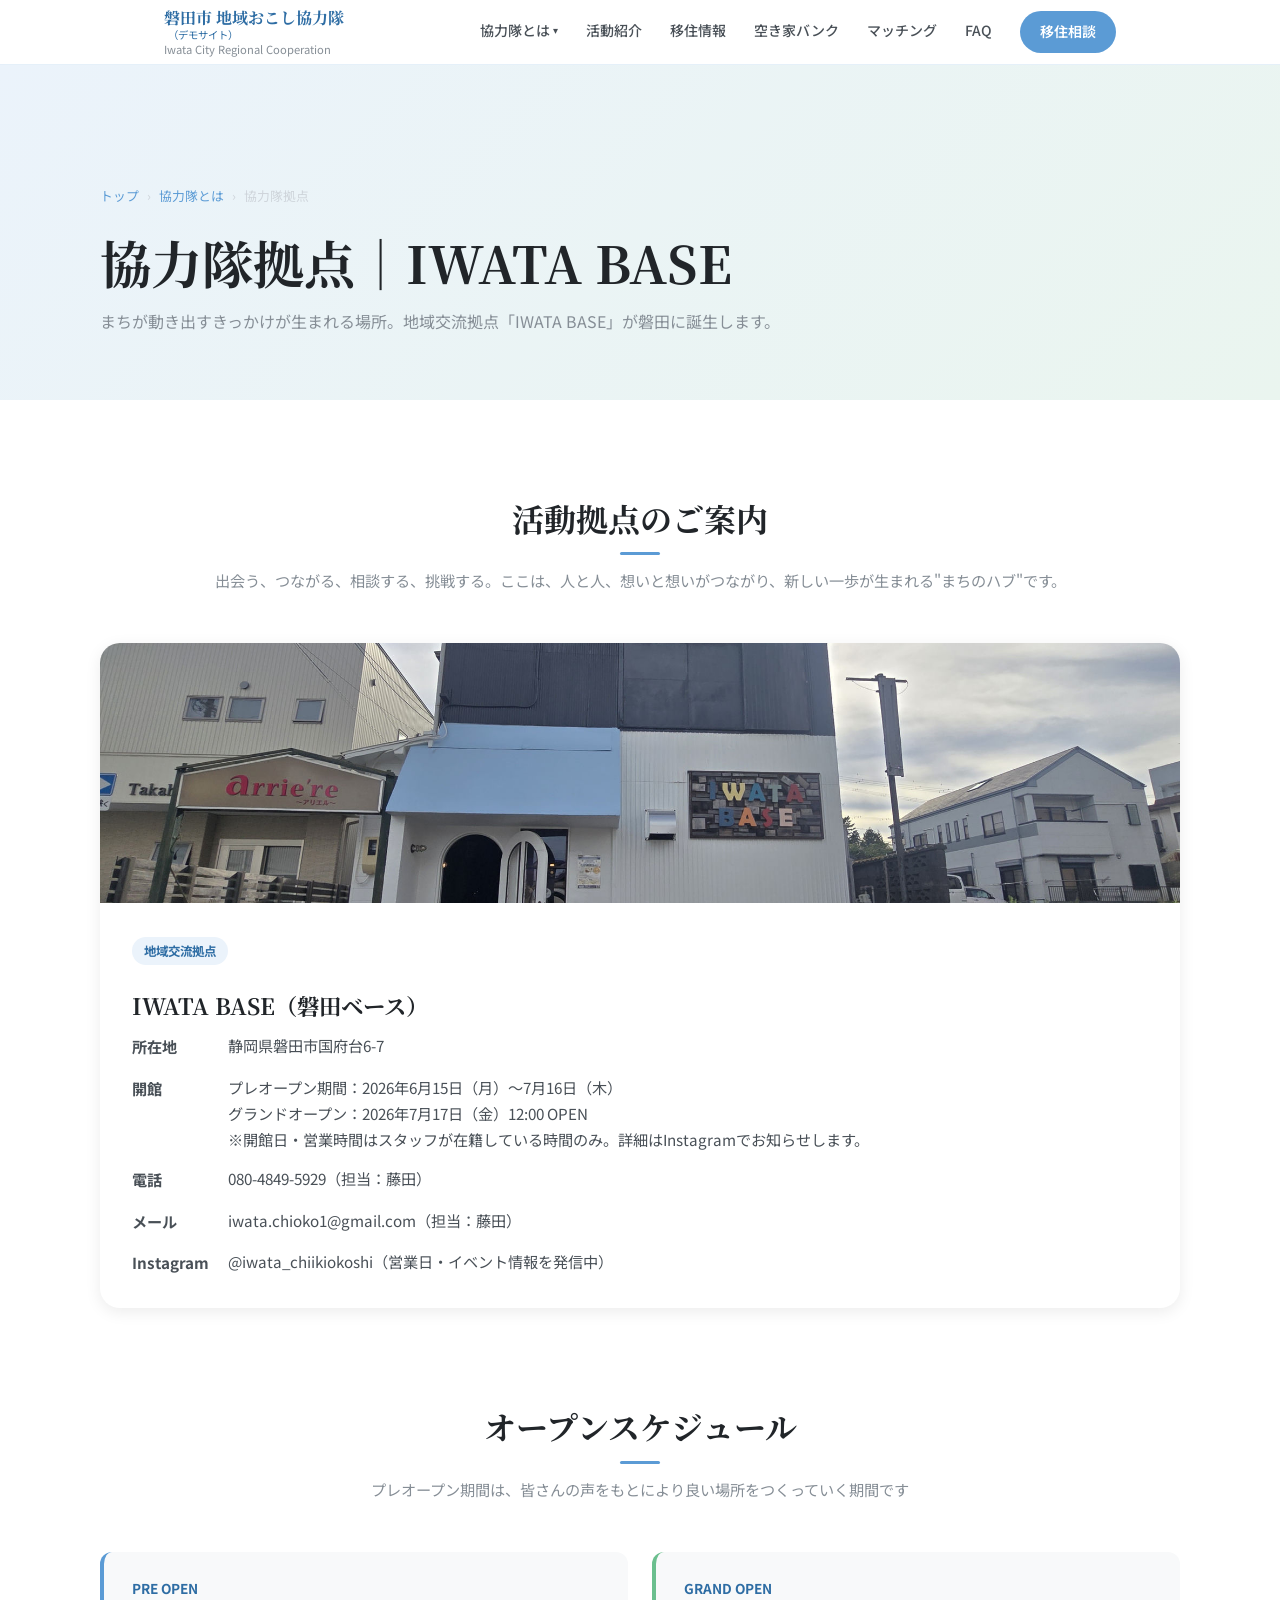
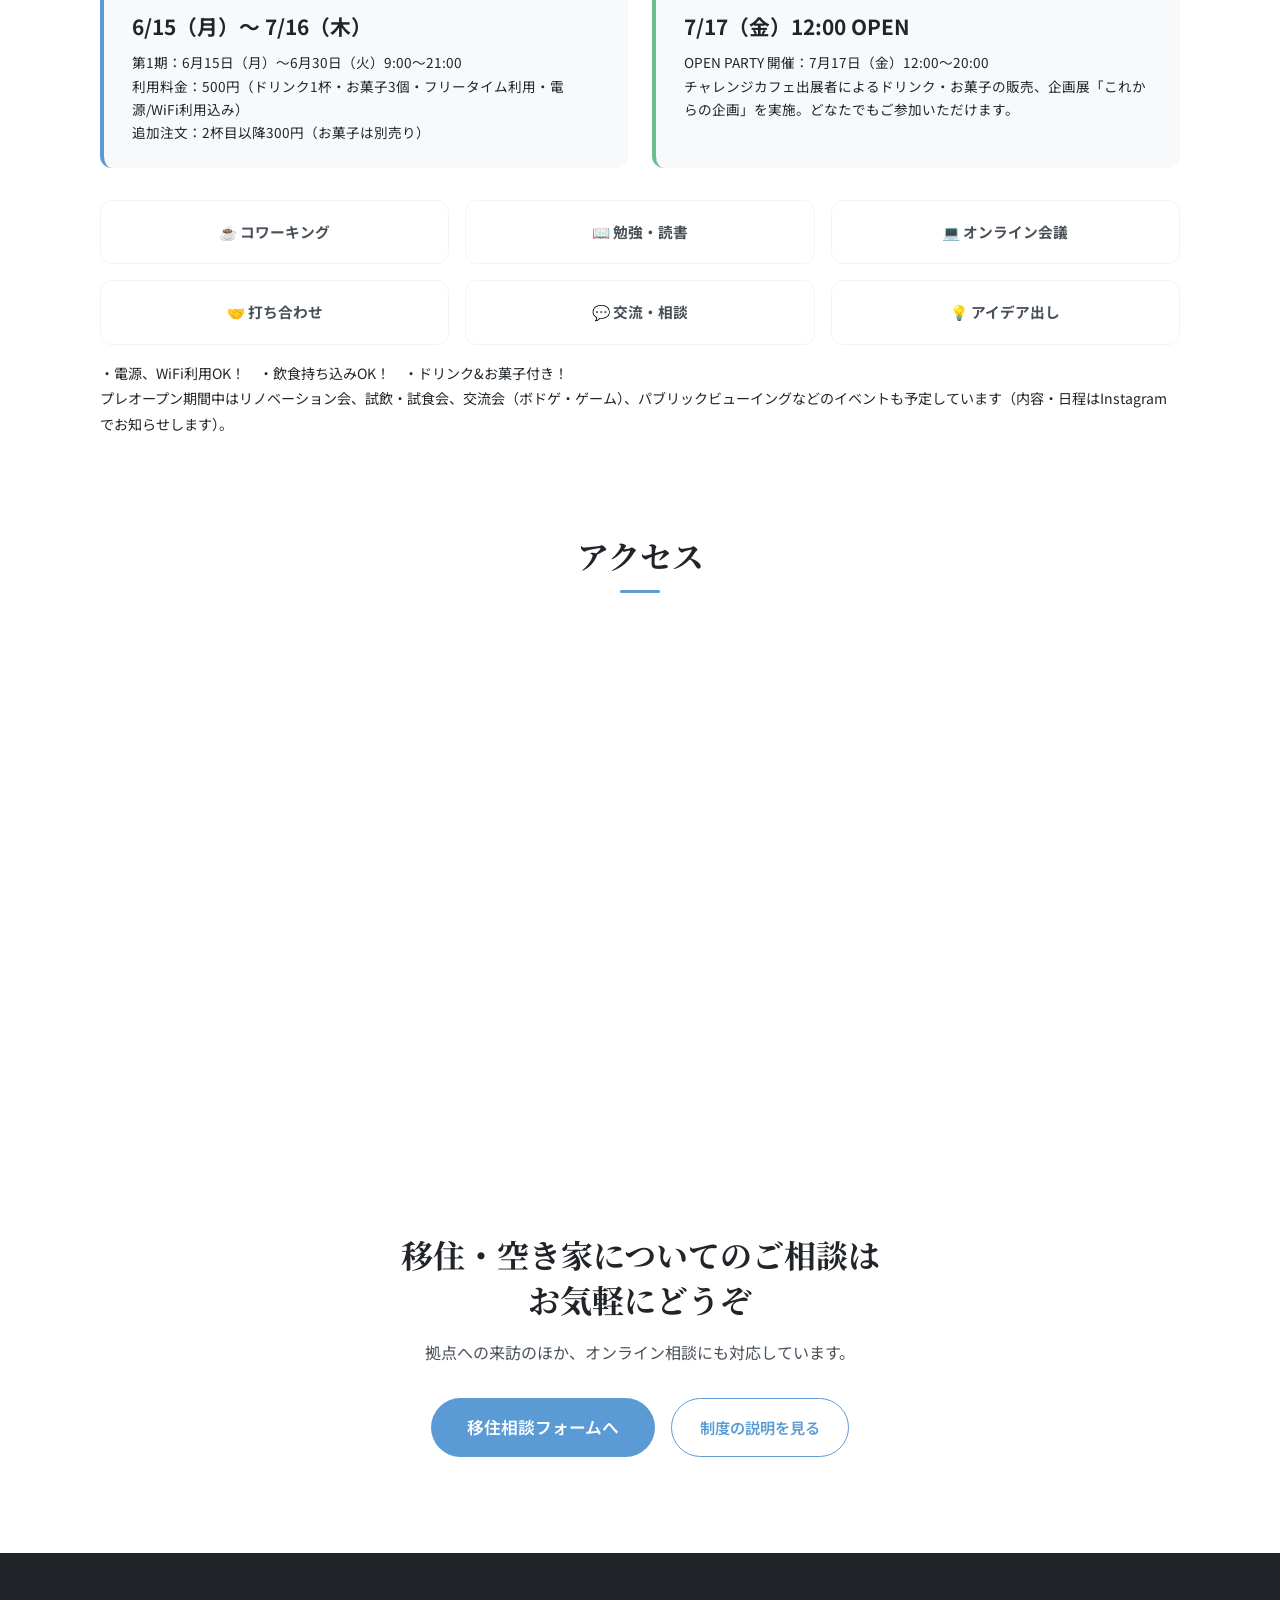
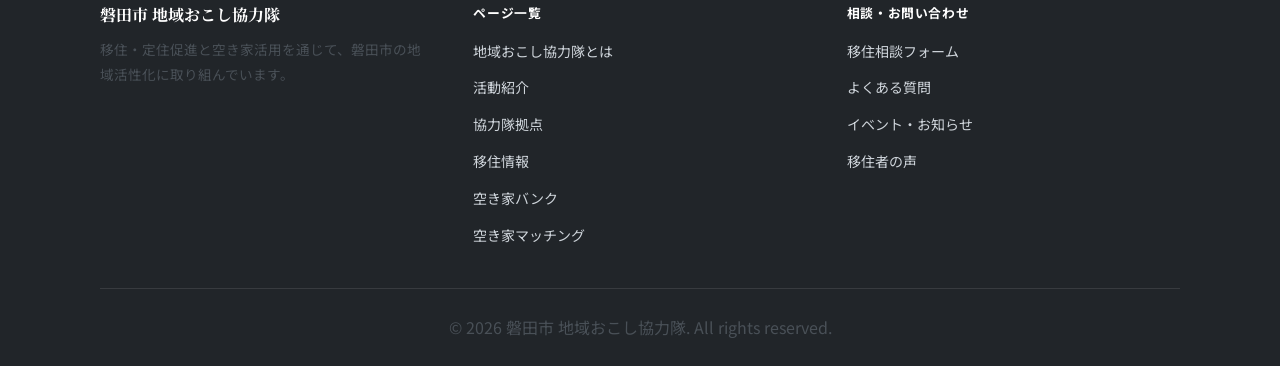
<file: office.html>
<!DOCTYPE html>
<html lang="ja">
<head>
  <meta charset="UTF-8">
  <meta name="viewport" content="width=device-width, initial-scale=1.0">
  <title>協力隊拠点｜磐田市 地域おこし協力隊</title>
  <meta name="description" content="磐田市 地域おこし協力隊の活動拠点をご紹介します。お気軽にお立ち寄りください。">
  <link rel="preconnect" href="https://fonts.googleapis.com">
  <link rel="preconnect" href="https://fonts.gstatic.com" crossorigin>
  <link href="https://fonts.googleapis.com/css2?family=Noto+Sans+JP:wght@400;500;700&family=Noto+Serif+JP:wght@400;700&display=swap" rel="stylesheet">
  <link rel="stylesheet" href="style.css">
  <style>
    .office-card {
      background: var(--white);
      border-radius: var(--radius-lg);
      box-shadow: var(--shadow-md);
      overflow: hidden;
    }
    .office-img-placeholder {
      width: 100%;
      height: 260px;
      background: linear-gradient(135deg, var(--blue-light) 0%, #d0e8f7 100%);
      display: flex;
      align-items: center;
      justify-content: center;
      font-size: 4rem;
      color: var(--blue);
    }
    .office-body {
      padding: 32px;
    }
    .office-name {
      font-family: 'Noto Serif JP', serif;
      font-size: 1.4rem;
      font-weight: 700;
      color: var(--gray-900);
      margin-bottom: 8px;
    }
    .office-tag {
      display: inline-block;
      background: var(--blue-light);
      color: var(--blue-dark);
      font-size: .78rem;
      font-weight: 700;
      padding: 3px 12px;
      border-radius: 100px;
      margin-bottom: 20px;
    }
    .office-info-list {
      display: flex;
      flex-direction: column;
      gap: 14px;
    }
    .office-info-row {
      display: flex;
      gap: 16px;
      align-items: flex-start;
      font-size: .95rem;
    }
    .office-info-label {
      font-weight: 700;
      color: var(--gray-700);
      min-width: 80px;
      flex-shrink: 0;
    }
    .office-info-value {
      color: var(--gray-700);
      line-height: 1.7;
    }
    .map-frame {
      width: 100%;
      height: 360px;
      border: none;
      border-radius: var(--radius-md);
      display: block;
    }
    .access-card {
      background: var(--gray-50);
      border-radius: var(--radius-md);
      padding: 28px 32px;
      border-left: 4px solid var(--blue);
    }
    .access-title {
      font-weight: 700;
      font-size: 1rem;
      color: var(--gray-900);
      margin-bottom: 12px;
    }
    .access-list {
      display: flex;
      flex-direction: column;
      gap: 8px;
    }
    .access-item {
      display: flex;
      align-items: flex-start;
      gap: 10px;
      font-size: .9rem;
      color: var(--gray-700);
    }
    .access-icon {
      font-size: 1rem;
      flex-shrink: 0;
      margin-top: 1px;
    }
    .office-photo {
      width: 100%;
      height: 260px;
      object-fit: cover;
      display: block;
    }
    .office-gallery {
      display: grid;
      grid-template-columns: repeat(3, 1fr);
      gap: 12px;
      padding: 0 32px 32px;
    }
    .office-gallery img {
      width: 100%;
      height: 140px;
      object-fit: cover;
      border-radius: var(--radius-sm);
      background: var(--gray-50);
    }
    .feature-grid {
      display: grid;
      grid-template-columns: repeat(3, 1fr);
      gap: 16px;
      margin-top: 20px;
    }
    .feature-item {
      background: var(--white);
      border: 1px solid var(--gray-100);
      border-radius: var(--radius-md);
      padding: 18px;
      text-align: center;
      font-weight: 700;
      color: var(--gray-700);
      font-size: .92rem;
    }
    .feature-note {
      margin-top: 16px;
      font-size: .88rem;
      color: var(--gray-600);
      line-height: 1.8;
    }
    .schedule-grid {
      display: grid;
      gap: 24px;
      grid-template-columns: 1fr 1fr;
      margin-bottom: 32px;
    }
    .schedule-card {
      background: var(--gray-50);
      border-radius: var(--radius-md);
      padding: 24px 28px;
      border-left: 4px solid var(--blue);
    }
    .schedule-title {
      font-weight: 700;
      font-size: .85rem;
      color: var(--blue-dark);
      margin-bottom: 8px;
    }
    .schedule-main {
      font-size: 1.3rem;
      font-weight: 700;
      color: var(--gray-900);
      margin-bottom: 6px;
    }
    .schedule-sub {
      font-size: .85rem;
      color: var(--gray-600);
      line-height: 1.7;
    }
  </style>
</head>
<body>

  <!-- ヘッダー -->
  <header class="site-header" id="header">
    <div class="header-inner">
      <a href="index.html" class="site-logo">
        磐田市 地域おこし協力隊<span class="demo-badge">（デモサイト）</span>
        <span>Iwata City Regional Cooperation</span>
      </a>
      <nav class="nav-links">
        <div class="nav-dropdown">
          <a href="about.html" class="nav-dropdown-toggle">協力隊とは <span class="nav-caret">▾</span></a>
          <div class="nav-dropdown-menu">
            <a href="about.html">制度の説明</a>
            <a href="activities.html">活動紹介</a>
            <a href="office.html">協力隊拠点</a>
          </div>
        </div>
        <a href="activities.html">活動紹介</a>
        <a href="iju.html">移住情報</a>
        <a href="akiya-bank.html">空き家バンク</a>
        <a href="akiya-matching.html">マッチング</a>
        <a href="faq.html">FAQ</a>
        <a href="consult.html" class="nav-cta">移住相談</a>
      </nav>
      <button class="hamburger" id="hamburger" aria-label="メニューを開く">
        <span></span><span></span><span></span>
      </button>
    </div>
  </header>

  <!-- モバイルナビ -->
  <nav class="mobile-nav" id="mobileNav">
    <div class="mobile-sub-group">
      <button class="mobile-sub-toggle" id="mobileSubToggle" aria-expanded="false">協力隊とは <span class="mobile-sub-caret">▾</span></button>
      <div class="mobile-sub-menu" id="mobileSubMenu">
        <a href="about.html">制度の説明</a>
        <a href="activities.html">活動紹介</a>
        <a href="office.html">協力隊拠点</a>
      </div>
    </div>
    <a href="activities.html">活動紹介</a>
    <a href="iju.html">移住情報</a>
    <a href="akiya-bank.html">空き家バンク</a>
    <a href="akiya-matching.html">マッチング</a>
    <a href="faq.html">FAQ</a>
    <a href="consult.html" class="nav-cta">移住相談はこちら</a>
  </nav>

  <main>

    <!-- ページヒーロー -->
    <div class="page-hero">
      <div class="container">
        <nav class="breadcrumb" style="padding-top: 0; margin-bottom: 20px;">
          <a href="index.html">トップ</a>
          <span>›</span>
          <a href="about.html">協力隊とは</a>
          <span>›</span>
          <span>協力隊拠点</span>
        </nav>
        <h1 class="fade-up">協力隊拠点｜IWATA BASE</h1>
        <p class="fade-up">まちが動き出すきっかけが生まれる場所。地域交流拠点「IWATA BASE」が磐田に誕生します。</p>
      </div>
    </div>

    <!-- 拠点紹介 -->
    <section class="section">
      <div class="container">
        <h2 class="section-title fade-up">活動拠点のご案内</h2>
        <p class="section-sub fade-up">出会う、つながる、相談する、挑戦する。ここは、人と人、想いと想いがつながり、新しい一歩が生まれる"まちのハブ"です。</p>

        <div class="office-card fade-up">
          <img class="office-photo" src="images/office/building.jpg" alt="IWATA BASE 外観">
          <div class="office-body">
            <div class="office-tag">地域交流拠点</div>
            <div class="office-name">IWATA BASE（磐田ベース）</div>
            <div class="office-info-list">
              <div class="office-info-row">
                <span class="office-info-label">所在地</span>
                <span class="office-info-value">静岡県磐田市国府台6-7</span>
              </div>
              <div class="office-info-row">
                <span class="office-info-label">開館</span>
                <span class="office-info-value">プレオープン期間：2026年6月15日（月）〜7月16日（木）<br>グランドオープン：2026年7月17日（金）12:00 OPEN<br>※開館日・営業時間はスタッフが在籍している時間のみ。詳細はInstagramでお知らせします。</span>
              </div>
              <div class="office-info-row">
                <span class="office-info-label">電話</span>
                <span class="office-info-value">080-4849-5929（担当：藤田）</span>
              </div>
              <div class="office-info-row">
                <span class="office-info-label">メール</span>
                <span class="office-info-value">iwata.chioko1@gmail.com（担当：藤田）</span>
              </div>
              <div class="office-info-row">
                <span class="office-info-label">Instagram</span>
                <span class="office-info-value"><a href="https://www.instagram.com/iwata_chiikiokoshi/" target="_blank">@iwata_chiikiokoshi</a>（営業日・イベント情報を発信中）</span>
              </div>
            </div>
          </div>
        </div>
      </div>
    </section>

    <!-- オープンスケジュール -->
    <section class="section" style="padding-top: 0;">
      <div class="container">
        <h2 class="section-title fade-up">オープンスケジュール</h2>
        <p class="section-sub fade-up">プレオープン期間は、皆さんの声をもとにより良い場所をつくっていく期間です</p>

        <div class="schedule-grid fade-up">
          <div class="schedule-card">
            <div class="schedule-title">PRE OPEN</div>
            <div class="schedule-main">6/15（月）〜 7/16（木）</div>
            <div class="schedule-sub">
              第1期：6月15日（月）〜6月30日（火）9:00〜21:00<br>
              利用料金：500円（ドリンク1杯・お菓子3個・フリータイム利用・電源/WiFi利用込み）<br>
              追加注文：2杯目以降300円（お菓子は別売り）
            </div>
          </div>
          <div class="schedule-card" style="border-left-color: var(--green, #2e8b57);">
            <div class="schedule-title">GRAND OPEN</div>
            <div class="schedule-main">7/17（金）12:00 OPEN</div>
            <div class="schedule-sub">
              OPEN PARTY 開催：7月17日（金）12:00〜20:00<br>
              チャレンジカフェ出展者によるドリンク・お菓子の販売、企画展「これからの企画」を実施。どなたでもご参加いただけます。
            </div>
          </div>
        </div>

        <div class="feature-grid fade-up">
          <div class="feature-item">☕ コワーキング</div>
          <div class="feature-item">📖 勉強・読書</div>
          <div class="feature-item">💻 オンライン会議</div>
          <div class="feature-item">🤝 打ち合わせ</div>
          <div class="feature-item">💬 交流・相談</div>
          <div class="feature-item">💡 アイデア出し</div>
        </div>
        <p class="feature-note fade-up">
          ・電源、WiFi利用OK！　・飲食持ち込みOK！　・ドリンク&お菓子付き！<br>
          プレオープン期間中はリノベーション会、試飲・試食会、交流会（ボドゲ・ゲーム）、パブリックビューイングなどのイベントも予定しています（内容・日程はInstagramでお知らせします）。
        </p>
      </div>
    </section>

    <!-- アクセス -->
    <section class="section" style="padding-top: 0;">
      <div class="container">
        <h2 class="section-title fade-up">アクセス</h2>
        <p class="section-sub fade-up">公共交通機関でのアクセスもお気軽にご利用ください</p>

        <div style="display: grid; gap: 32px; grid-template-columns: 1fr 1fr;" class="fade-up">
          <div>
            <div class="access-card">
              <div class="access-title">交通アクセス</div>
              <div class="access-list">
                <div class="access-item">
                  <span class="access-icon">📍</span>
                  <span>静岡県磐田市国府台6-7（磐田市役所のすぐ近くです）</span>
                </div>
                <div class="access-item">
                  <span class="access-icon">🚗</span>
                  <span>お車でのご来館も可能です</span>
                </div>
                <div class="access-item">
                  <span class="access-icon">🅿️</span>
                  <span>駐車場の有無・台数はInstagramでご確認ください</span>
                </div>
                <div class="access-item">
                  <span class="access-icon">📸</span>
                  <span>最新のアクセス情報は<a href="https://www.instagram.com/iwata_chiikiokoshi/" target="_blank">Instagram（@iwata_chiikiokoshi）</a>でご案内しています</span>
                </div>
              </div>
            </div>
          </div>
          <div>
            <iframe
              class="map-frame"
              src="https://maps.google.com/maps?q=静岡県磐田市国府台6-7&output=embed&hl=ja"
              allowfullscreen
              loading="lazy"
              referrerpolicy="no-referrer-when-downgrade"
              title="協力隊拠点 地図">
            </iframe>
          </div>
        </div>
      </div>
    </section>

    <!-- CTA -->
    <section class="section cta-section">
      <div class="container" style="text-align: center;">
        <h2>移住・空き家についてのご相談は<br>お気軽にどうぞ</h2>
        <p style="margin: 16px 0 32px;">拠点への来訪のほか、オンライン相談にも対応しています。</p>
        <div style="display: flex; gap: 16px; justify-content: center; flex-wrap: wrap;">
          <a href="consult.html" class="btn btn-primary" style="font-size: 1.05rem; padding: 14px 36px;">移住相談フォームへ</a>
          <a href="about.html" class="btn btn-secondary">制度の説明を見る</a>
        </div>
      </div>
    </section>

  </main>

  <!-- フッター -->
  <footer class="site-footer">
    <div class="container">
      <div class="footer-inner">
        <div>
          <div class="footer-logo">磐田市 地域おこし協力隊</div>
          <p class="footer-desc">移住・定住促進と空き家活用を通じて、磐田市の地域活性化に取り組んでいます。</p>
        </div>
        <div>
          <div class="footer-heading">ページ一覧</div>
          <ul class="footer-links">
            <li><a href="about.html">地域おこし協力隊とは</a></li>
            <li><a href="activities.html">活動紹介</a></li>
            <li><a href="office.html">協力隊拠点</a></li>
            <li><a href="iju.html">移住情報</a></li>
            <li><a href="akiya-bank.html">空き家バンク</a></li>
            <li><a href="akiya-matching.html">空き家マッチング</a></li>
          </ul>
        </div>
        <div>
          <div class="footer-heading">相談・お問い合わせ</div>
          <ul class="footer-links">
            <li><a href="consult.html">移住相談フォーム</a></li>
            <li><a href="faq.html">よくある質問</a></li>
            <li><a href="events.html">イベント・お知らせ</a></li>
            <li><a href="voices.html">移住者の声</a></li>
          </ul>
        </div>
      </div>
      <div class="footer-bottom">
        <p>© 2026 磐田市 地域おこし協力隊. All rights reserved.</p>
      </div>
    </div>
  </footer>

  <script>
    const header = document.getElementById('header');
    window.addEventListener('scroll', () => {
      header.classList.toggle('scrolled', window.scrollY > 10);
    });

    const hamburger = document.getElementById('hamburger');
    const mobileNav = document.getElementById('mobileNav');
    const mobileSubToggle = document.getElementById('mobileSubToggle');
    const mobileSubMenu = document.getElementById('mobileSubMenu');
    hamburger.addEventListener('click', () => {
      hamburger.classList.toggle('open');
      mobileNav.classList.toggle('open');
      if (!mobileNav.classList.contains('open')) {
        mobileSubToggle.setAttribute('aria-expanded', 'false');
        mobileSubMenu.classList.remove('open');
      }
    });
    mobileSubToggle.addEventListener('click', () => {
      const expanded = mobileSubToggle.getAttribute('aria-expanded') === 'true';
      mobileSubToggle.setAttribute('aria-expanded', String(!expanded));
      mobileSubMenu.classList.toggle('open');
    });
    mobileNav.querySelectorAll('a').forEach(a => {
      a.addEventListener('click', () => {
        hamburger.classList.remove('open');
        mobileNav.classList.remove('open');
        mobileSubToggle.setAttribute('aria-expanded', 'false');
        mobileSubMenu.classList.remove('open');
      });
    });

    const observer = new IntersectionObserver((entries) => {
      entries.forEach((entry, i) => {
        if (entry.isIntersecting) {
          setTimeout(() => entry.target.classList.add('visible'), i * 80);
        }
      });
    }, { threshold: 0.1 });
    document.querySelectorAll('.fade-up').forEach(el => observer.observe(el));
  </script>

</body>
</html>
</file>
<file: style.css>
/* ===== RESET & BASE ===== */
*, *::before, *::after { box-sizing: border-box; margin: 0; padding: 0; }

:root {
  --blue:      #5B9BD5;
  --blue-dark: #2E6DA4;
  --blue-light:#EBF3FB;
  --green:     #6BBF8E;
  --green-light:#EAF5EF;
  --gray-50:   #F8F9FA;
  --gray-100:  #F1F3F5;
  --gray-300:  #CED4DA;
  --gray-500:  #868E96;
  --gray-700:  #495057;
  --gray-900:  #212529;
  --white:     #FFFFFF;
  --radius-sm: 6px;
  --radius-md: 12px;
  --radius-lg: 20px;
  --shadow-sm: 0 1px 4px rgba(0,0,0,.06);
  --shadow-md: 0 4px 16px rgba(0,0,0,.08);
  --shadow-lg: 0 8px 32px rgba(0,0,0,.10);
  --transition: .25s ease;
  --max-w: 1080px;
}

html { scroll-behavior: smooth; font-size: 16px; }

body {
  font-family: 'Noto Sans JP', sans-serif;
  color: var(--gray-900);
  background: var(--white);
  line-height: 1.8;
  -webkit-font-smoothing: antialiased;
}

img { max-width: 100%; height: auto; display: block; }
a { color: inherit; text-decoration: none; }
ul { list-style: none; }

/* ===== TYPOGRAPHY ===== */
h1, h2, h3, h4 {
  font-family: 'Noto Serif JP', serif;
  line-height: 1.4;
  font-weight: 700;
}
h1 { font-size: clamp(2rem, 5vw, 3.2rem); }
h2 { font-size: clamp(1.5rem, 3vw, 2rem); }
h3 { font-size: clamp(1.1rem, 2vw, 1.3rem); }
p  { font-size: clamp(.9rem, 1.5vw, 1rem); color: var(--gray-700); }

/* ===== LAYOUT ===== */
.container { width: 90%; max-width: var(--max-w); margin: 0 auto; }
.section    { padding: clamp(48px, 8vw, 96px) 0; }
.section-title {
  text-align: center;
  margin-bottom: 12px;
  color: var(--gray-900);
}
.section-sub {
  text-align: center;
  color: var(--gray-500);
  font-size: .95rem;
  margin-bottom: 48px;
}
.section-title::after {
  content: '';
  display: block;
  width: 40px;
  height: 3px;
  background: var(--blue);
  margin: 12px auto 0;
  border-radius: 2px;
}

/* ===== HEADER / NAV ===== */
.site-header {
  position: fixed;
  top: 0; left: 0; right: 0;
  z-index: 100;
  background: rgba(255,255,255,.88);
  backdrop-filter: blur(12px);
  -webkit-backdrop-filter: blur(12px);
  border-bottom: 1px solid rgba(91,155,213,.15);
  transition: box-shadow var(--transition);
}
.site-header.scrolled { box-shadow: var(--shadow-md); }

.header-inner {
  display: flex;
  align-items: center;
  justify-content: space-between;
  height: 64px;
  padding: 0 5%;
  max-width: var(--max-w);
  margin: 0 auto;
}

.site-logo {
  font-family: 'Noto Serif JP', serif;
  font-size: 1rem;
  font-weight: 700;
  color: var(--blue-dark);
  line-height: 1.3;
}
.site-logo span {
  display: block;
  font-size: .7rem;
  font-weight: 400;
  color: var(--gray-500);
  font-family: 'Noto Sans JP', sans-serif;
}
.site-logo .demo-badge {
  font-size: .65rem;
  font-weight: 400;
  color: var(--gray-400);
  font-family: 'Noto Sans JP', sans-serif;
  margin-left: 4px;
}

.nav-links {
  display: flex;
  gap: 28px;
  align-items: center;
}
.nav-links a {
  font-size: .875rem;
  color: var(--gray-700);
  font-weight: 500;
  position: relative;
  padding-bottom: 2px;
  transition: color var(--transition);
}
.nav-links a::after {
  content: '';
  position: absolute;
  bottom: 0; left: 0;
  width: 0; height: 2px;
  background: var(--blue);
  transition: width var(--transition);
  border-radius: 1px;
}
.nav-links a:hover { color: var(--blue); }
.nav-links a:hover::after { width: 100%; }

.nav-cta {
  background: var(--blue);
  color: var(--white) !important;
  padding: 8px 20px !important;
  border-radius: 100px;
  font-size: .875rem !important;
  font-weight: 600 !important;
  transition: background var(--transition), transform var(--transition) !important;
}
.nav-cta::after { display: none !important; }
.nav-cta:hover {
  background: var(--blue-dark) !important;
  transform: translateY(-1px);
}

/* ===== DROPDOWN ===== */
.nav-dropdown {
  position: relative;
}
.nav-dropdown-toggle {
  display: flex !important;
  align-items: center;
  gap: 3px;
  cursor: pointer;
}
.nav-caret {
  font-size: .6rem;
  display: inline-block;
  transition: transform var(--transition);
  line-height: 1;
}
.nav-dropdown:hover .nav-caret {
  transform: rotate(180deg);
}
.nav-dropdown-menu {
  position: absolute;
  top: 100%;
  left: 50%;
  transform: translateX(-50%) translateY(-6px);
  background: var(--white);
  border-radius: var(--radius-md);
  box-shadow: var(--shadow-lg);
  border: 1px solid var(--gray-100);
  min-width: 152px;
  padding: 22px 0 6px;
  opacity: 0;
  visibility: hidden;
  pointer-events: none;
  transition: opacity var(--transition), transform var(--transition), visibility var(--transition);
}
.nav-dropdown:hover .nav-dropdown-menu {
  opacity: 1;
  visibility: visible;
  pointer-events: auto;
  transform: translateX(-50%) translateY(0);
}
.nav-dropdown-menu a {
  display: block !important;
  padding: 10px 20px !important;
  padding-bottom: 10px !important;
  font-size: .85rem !important;
  color: var(--gray-700) !important;
  font-weight: 500 !important;
  white-space: nowrap;
  transition: color var(--transition), background-color var(--transition);
}
.nav-dropdown-menu a::after { display: none !important; }
.nav-dropdown-menu a:hover {
  color: var(--blue) !important;
  background-color: var(--blue-light);
}

/* ===== MOBILE SUBMENU ===== */
.mobile-sub-group {
  display: flex;
  flex-direction: column;
  align-items: center;
}
.mobile-sub-toggle {
  background: none;
  border: none;
  font-family: 'Noto Sans JP', sans-serif;
  font-size: 1.2rem;
  font-weight: 500;
  color: var(--gray-900);
  cursor: pointer;
  display: flex;
  align-items: center;
  gap: 5px;
  transition: color var(--transition);
  padding: 0;
}
.mobile-sub-toggle:hover { color: var(--blue); }
.mobile-sub-caret {
  font-size: .75rem;
  display: inline-block;
  transition: transform var(--transition);
}
.mobile-sub-toggle[aria-expanded="true"] .mobile-sub-caret {
  transform: rotate(180deg);
}
.mobile-sub-menu {
  display: none;
  flex-direction: column;
  align-items: center;
  gap: 12px;
  margin-top: 16px;
}
.mobile-sub-menu.open { display: flex; }
.mobile-sub-menu a {
  font-size: 1rem !important;
  color: var(--blue-dark) !important;
  font-weight: 500;
}
.mobile-sub-menu a:hover { color: var(--blue) !important; }

/* ===== HAMBURGER ===== */
.hamburger {
  display: none;
  flex-direction: column;
  gap: 5px;
  cursor: pointer;
  padding: 6px;
  background: none;
  border: none;
}
.hamburger span {
  display: block;
  width: 22px;
  height: 2px;
  background: var(--gray-700);
  border-radius: 2px;
  transition: transform var(--transition), opacity var(--transition);
}
.hamburger.open span:nth-child(1) { transform: translateY(7px) rotate(45deg); }
.hamburger.open span:nth-child(2) { opacity: 0; }
.hamburger.open span:nth-child(3) { transform: translateY(-7px) rotate(-45deg); }

/* ===== MOBILE NAV ===== */
.mobile-nav {
  display: none;
  position: fixed;
  top: 64px; left: 0; right: 0; bottom: 0;
  background: rgba(255,255,255,.97);
  z-index: 99;
  flex-direction: column;
  align-items: center;
  justify-content: center;
  gap: 32px;
}
.mobile-nav.open { display: flex; }
.mobile-nav a {
  font-size: 1.2rem;
  font-weight: 500;
  color: var(--gray-900);
  transition: color var(--transition);
}
.mobile-nav a:hover { color: var(--blue); }
.mobile-nav .nav-cta {
  background: var(--blue);
  color: var(--white) !important;
  padding: 12px 32px;
  border-radius: 100px;
}

/* ===== BUTTONS ===== */
.btn {
  display: inline-flex;
  align-items: center;
  gap: 6px;
  padding: 12px 28px;
  border-radius: 100px;
  font-weight: 600;
  font-size: .95rem;
  cursor: pointer;
  transition: transform var(--transition), box-shadow var(--transition);
  border: none;
}
.btn:hover { transform: translateY(-2px); box-shadow: var(--shadow-md); }
.btn-primary { background: var(--blue); color: var(--white); }
.btn-primary:hover { background: var(--blue-dark); }
.btn-secondary { background: var(--white); color: var(--blue); border: 1.5px solid var(--blue); }
.btn-secondary:hover { background: var(--blue-light); }
.btn-green { background: var(--green); color: var(--white); }
.btn-green:hover { background: #4DA877; }
.btn-full { width: 100%; justify-content: center; border-radius: var(--radius-md); }

/* ===== CARDS ===== */
.card {
  background: var(--white);
  border-radius: var(--radius-md);
  box-shadow: var(--shadow-sm);
  border: 1px solid var(--gray-100);
  overflow: hidden;
  transition: transform var(--transition), box-shadow var(--transition);
}
.card:hover { transform: translateY(-4px); box-shadow: var(--shadow-lg); }
.card-body { padding: 20px; }
.card-img {
  width: 100%;
  aspect-ratio: 16/9;
  object-fit: cover;
  background: var(--gray-100);
}
.card-img-placeholder {
  width: 100%;
  aspect-ratio: 16/9;
  background: linear-gradient(135deg, var(--blue-light), var(--green-light));
  display: flex;
  align-items: center;
  justify-content: center;
  color: var(--gray-500);
  font-size: .85rem;
}

/* ===== TAGS / BADGES ===== */
.tag {
  display: inline-block;
  padding: 3px 10px;
  border-radius: 100px;
  font-size: .75rem;
  font-weight: 600;
  background: var(--blue-light);
  color: var(--blue-dark);
}
.tag-green { background: var(--green-light); color: #2D7A52; }
.tag-gray  { background: var(--gray-100); color: var(--gray-500); }
.tag-sold  { background: #FDECEA; color: #C0392B; }

/* ===== FORM ===== */
.form-group { margin-bottom: 20px; }
.form-label {
  display: block;
  font-size: .875rem;
  font-weight: 600;
  color: var(--gray-700);
  margin-bottom: 6px;
}
.form-label .required {
  color: #E03131;
  margin-left: 4px;
  font-size: .75rem;
}
.form-input,
.form-select,
.form-textarea {
  width: 100%;
  padding: 12px 16px;
  border: 1.5px solid var(--gray-300);
  border-radius: var(--radius-sm);
  font-size: .95rem;
  font-family: 'Noto Sans JP', sans-serif;
  color: var(--gray-900);
  background: var(--white);
  transition: border-color var(--transition), box-shadow var(--transition);
  outline: none;
  appearance: none;
}
.form-input:focus,
.form-select:focus,
.form-textarea:focus {
  border-color: var(--blue);
  box-shadow: 0 0 0 3px rgba(91,155,213,.15);
}
.form-textarea { height: 120px; resize: vertical; }

/* ===== FAQ アコーディオン ===== */
.faq-item { border-bottom: 1px solid var(--gray-100); }
.faq-q {
  display: flex;
  justify-content: space-between;
  align-items: center;
  padding: 20px 0;
  cursor: pointer;
  gap: 16px;
}
.faq-q-text { font-size: 1rem; font-weight: 600; color: var(--gray-900); flex: 1; line-height: 1.5; }
.faq-icon {
  width: 28px; height: 28px;
  border-radius: 50%;
  background: var(--blue-light);
  color: var(--blue);
  display: flex; align-items: center; justify-content: center;
  font-size: 1.2rem;
  font-weight: 300;
  flex-shrink: 0;
  transition: transform var(--transition), background var(--transition);
}
.faq-item.open .faq-icon { transform: rotate(45deg); background: var(--blue); color: var(--white); }
.faq-a {
  font-size: .95rem;
  color: var(--gray-700);
  line-height: 1.8;
  padding-bottom: 20px;
  display: none;
}
.faq-item.open .faq-a { display: block; }

/* ===== FOOTER ===== */
.site-footer {
  background: var(--gray-900);
  color: var(--gray-300);
  padding: 48px 0 24px;
}
.footer-inner {
  display: grid;
  grid-template-columns: 1fr 1fr 1fr;
  gap: 40px;
  margin-bottom: 40px;
}
.footer-logo {
  font-family: 'Noto Serif JP', serif;
  font-size: 1rem;
  color: var(--white);
  font-weight: 700;
  margin-bottom: 8px;
}
.footer-desc { font-size: .85rem; line-height: 1.8; }
.footer-heading { font-size: .8rem; font-weight: 700; color: var(--white); margin-bottom: 12px; letter-spacing: .05em; text-transform: uppercase; }
.footer-links { display: flex; flex-direction: column; gap: 8px; }
.footer-links a { font-size: .875rem; color: var(--gray-300); transition: color var(--transition); }
.footer-links a:hover { color: var(--white); }
.footer-bottom {
  border-top: 1px solid rgba(255,255,255,.1);
  padding-top: 24px;
  text-align: center;
  font-size: .8rem;
  color: var(--gray-500);
}

/* ===== HERO ===== */
.hero {
  min-height: 100svh;
  display: flex;
  align-items: center;
  padding-top: 64px;
  position: relative;
  overflow: hidden;
}
.hero-bg {
  position: absolute;
  inset: 0;
  background: linear-gradient(135deg, var(--blue-light) 0%, var(--white) 50%, var(--green-light) 100%);
  z-index: 0;
}
.hero-content { position: relative; z-index: 1; }
.hero-eyebrow {
  display: inline-flex;
  align-items: center;
  gap: 8px;
  font-size: .8rem;
  font-weight: 600;
  color: var(--blue);
  letter-spacing: .08em;
  margin-bottom: 20px;
}
.hero-eyebrow::before {
  content: '';
  width: 24px; height: 2px;
  background: var(--blue);
  border-radius: 1px;
}
.hero-title { margin-bottom: 20px; color: var(--gray-900); }
.hero-title em { font-style: normal; color: var(--blue); }
.hero-desc { font-size: 1.05rem; max-width: 480px; margin-bottom: 36px; }
.hero-btns { display: flex; gap: 12px; flex-wrap: wrap; }

/* ===== SCROLL ANIMATION ===== */
.fade-up {
  opacity: 0;
  transform: translateY(24px);
  transition: opacity .6s ease, transform .6s ease;
}
.fade-up.visible { opacity: 1; transform: translateY(0); }

/* ===== GRID ===== */
.grid-3 { display: grid; grid-template-columns: repeat(3, 1fr); gap: 24px; }
.grid-2 { display: grid; grid-template-columns: repeat(2, 1fr); gap: 24px; }

/* ===== BREADCRUMB ===== */
.breadcrumb {
  display: flex;
  gap: 8px;
  align-items: center;
  font-size: .8rem;
  color: var(--gray-500);
  padding: 80px 0 0;
  margin-bottom: 32px;
}
.breadcrumb a { color: var(--blue); }
.breadcrumb span { color: var(--gray-300); }

/* ===== PAGE HERO (サブページ) ===== */
.page-hero {
  background: linear-gradient(135deg, var(--blue-light), var(--green-light));
  padding: clamp(80px, 12vw, 120px) 0 clamp(40px, 6vw, 64px);
  margin-top: 64px;
}
.page-hero h1 { color: var(--gray-900); margin-bottom: 8px; }
.page-hero p  { color: var(--gray-500); font-size: 1rem; }

/* ===== PROPERTY CARD (空き家バンク) ===== */
.prop-card { cursor: pointer; }
.prop-card .card-img-placeholder { aspect-ratio: 4/3; }
.prop-tags { display: flex; gap: 6px; flex-wrap: wrap; margin-bottom: 10px; }
.prop-title { font-size: 1rem; font-weight: 700; margin-bottom: 6px; }
.prop-price { font-size: 1.4rem; font-weight: 700; color: var(--blue-dark); margin-bottom: 10px; }
.prop-price small { font-size: .75rem; font-weight: 400; color: var(--gray-500); }
.prop-specs { display: grid; grid-template-columns: 1fr 1fr; gap: 4px; }
.prop-spec { font-size: .8rem; color: var(--gray-500); }
.prop-spec strong { color: var(--gray-900); }

/* ===== FILTER BAR ===== */
.filter-bar {
  background: var(--gray-50);
  border-radius: var(--radius-md);
  padding: 20px;
  margin-bottom: 32px;
  display: flex;
  gap: 12px;
  flex-wrap: wrap;
  align-items: center;
}
.filter-label { font-size: .85rem; font-weight: 600; color: var(--gray-700); white-space: nowrap; }
.filter-chips { display: flex; gap: 8px; flex-wrap: wrap; }
.chip {
  padding: 6px 14px;
  border-radius: 100px;
  font-size: .8rem;
  font-weight: 500;
  border: 1.5px solid var(--gray-300);
  color: var(--gray-700);
  cursor: pointer;
  background: var(--white);
  transition: all var(--transition);
}
.chip:hover, .chip.active {
  background: var(--blue);
  border-color: var(--blue);
  color: var(--white);
}

/* ===== MEMBER CARD ===== */
.member-card { text-align: center; }
.member-avatar {
  width: 100px; height: 100px;
  border-radius: 50%;
  object-fit: cover;
  margin: 0 auto 16px;
  border: 3px solid var(--blue-light);
  background: var(--blue-light);
}
.member-avatar-placeholder {
  width: 100px; height: 100px;
  border-radius: 50%;
  background: var(--blue-light);
  display: flex; align-items: center; justify-content: center;
  font-size: 2rem;
  color: var(--blue);
  margin: 0 auto 16px;
}
.member-name { font-size: 1.1rem; font-weight: 700; margin-bottom: 4px; }
.member-role { font-size: .85rem; color: var(--blue); font-weight: 600; margin-bottom: 8px; }
.member-area { font-size: .8rem; color: var(--gray-500); margin-bottom: 12px; }
.member-msg { font-size: .9rem; color: var(--gray-700); line-height: 1.7; }

/* ===== NOTICE BOX ===== */
.notice-box {
  background: var(--blue-light);
  border-left: 4px solid var(--blue);
  border-radius: 0 var(--radius-sm) var(--radius-sm) 0;
  padding: 14px 18px;
  font-size: .875rem;
  color: var(--blue-dark);
  margin-bottom: 24px;
  line-height: 1.7;
}

/* ===== RESPONSIVE ===== */
@media (max-width: 768px) {
  .nav-links { display: none; }
  .hamburger { display: flex; }
  .grid-3 { grid-template-columns: 1fr; }
  .grid-2 { grid-template-columns: 1fr; }
  .footer-inner { grid-template-columns: 1fr; gap: 32px; }
  .filter-bar { flex-direction: column; align-items: flex-start; }
  .hero-btns { flex-direction: column; }
  .hero-btns .btn { width: 100%; justify-content: center; }
}

@media (max-width: 480px) {
  .prop-specs { grid-template-columns: 1fr; }
}

@media (prefers-reduced-motion: reduce) {
  .fade-up { opacity: 1; transform: none; transition: none; }
  * { transition: none !important; animation: none !important; }
}
</file>
